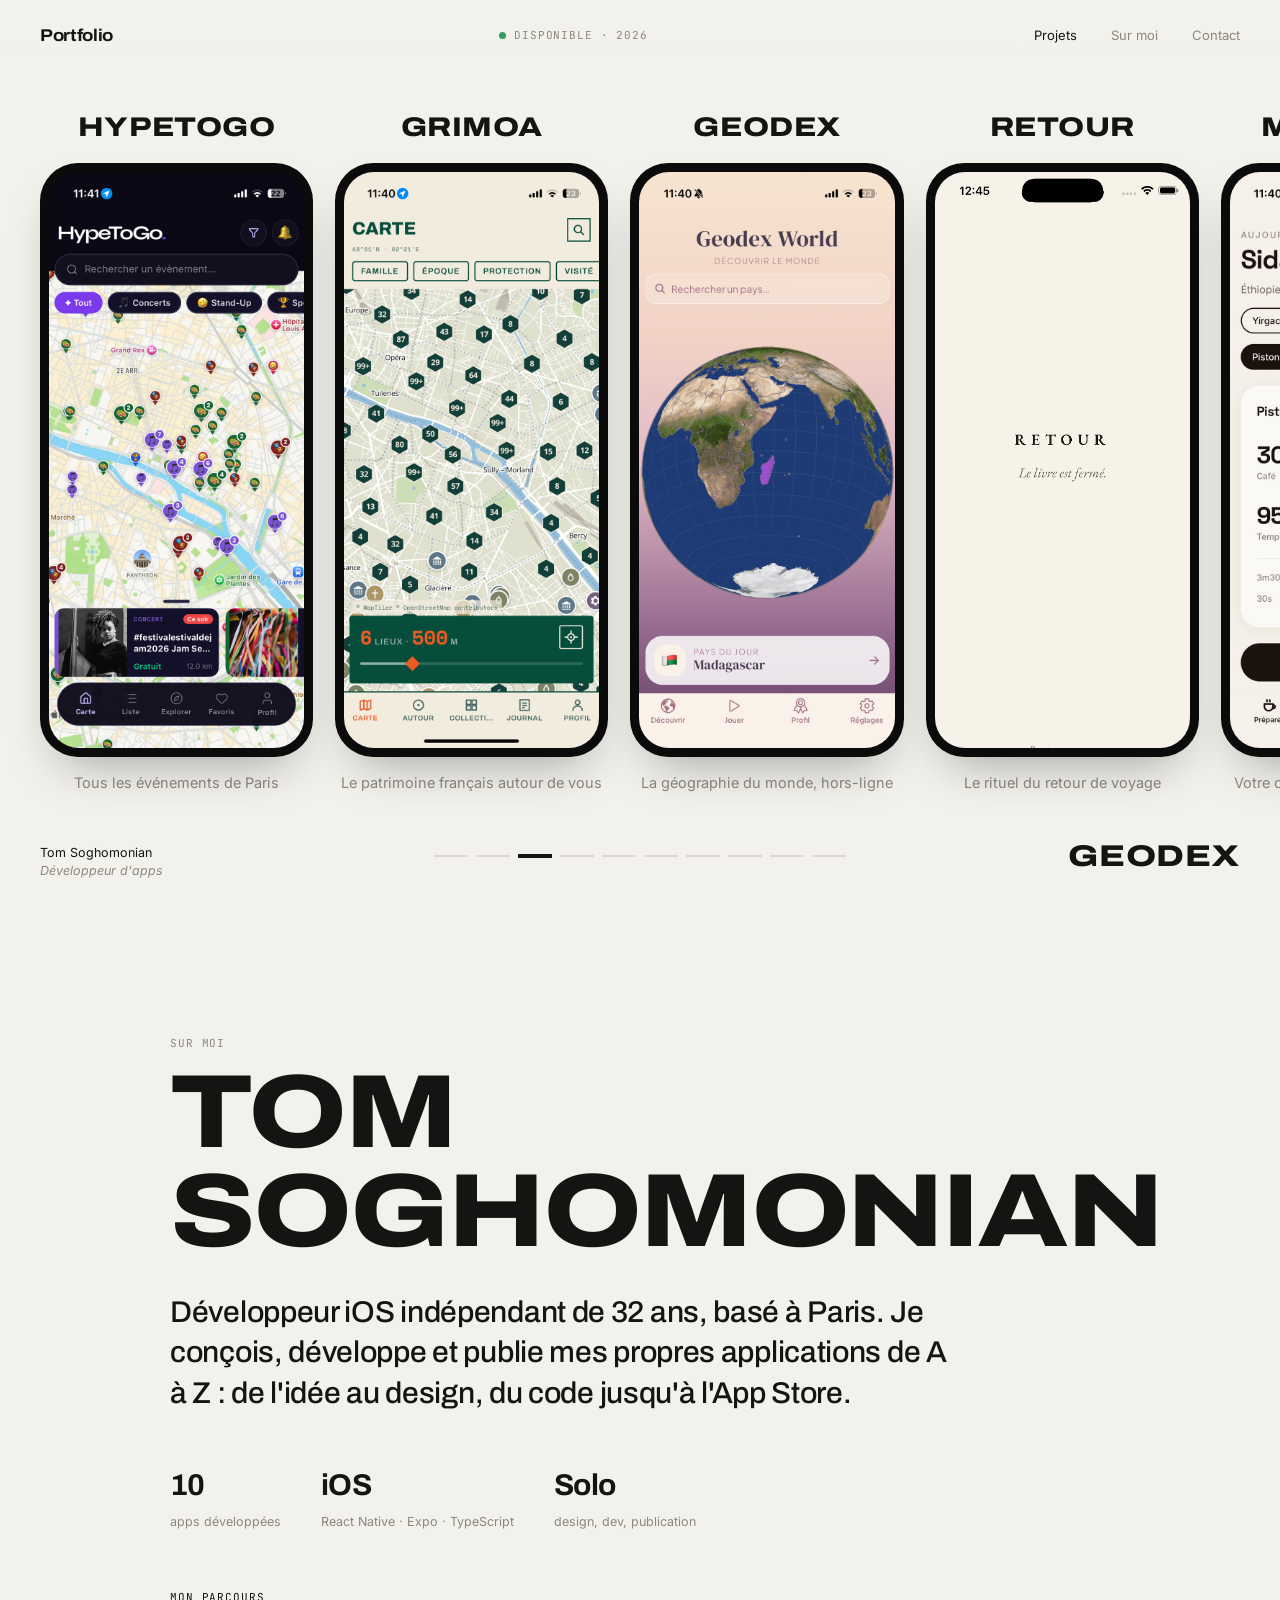
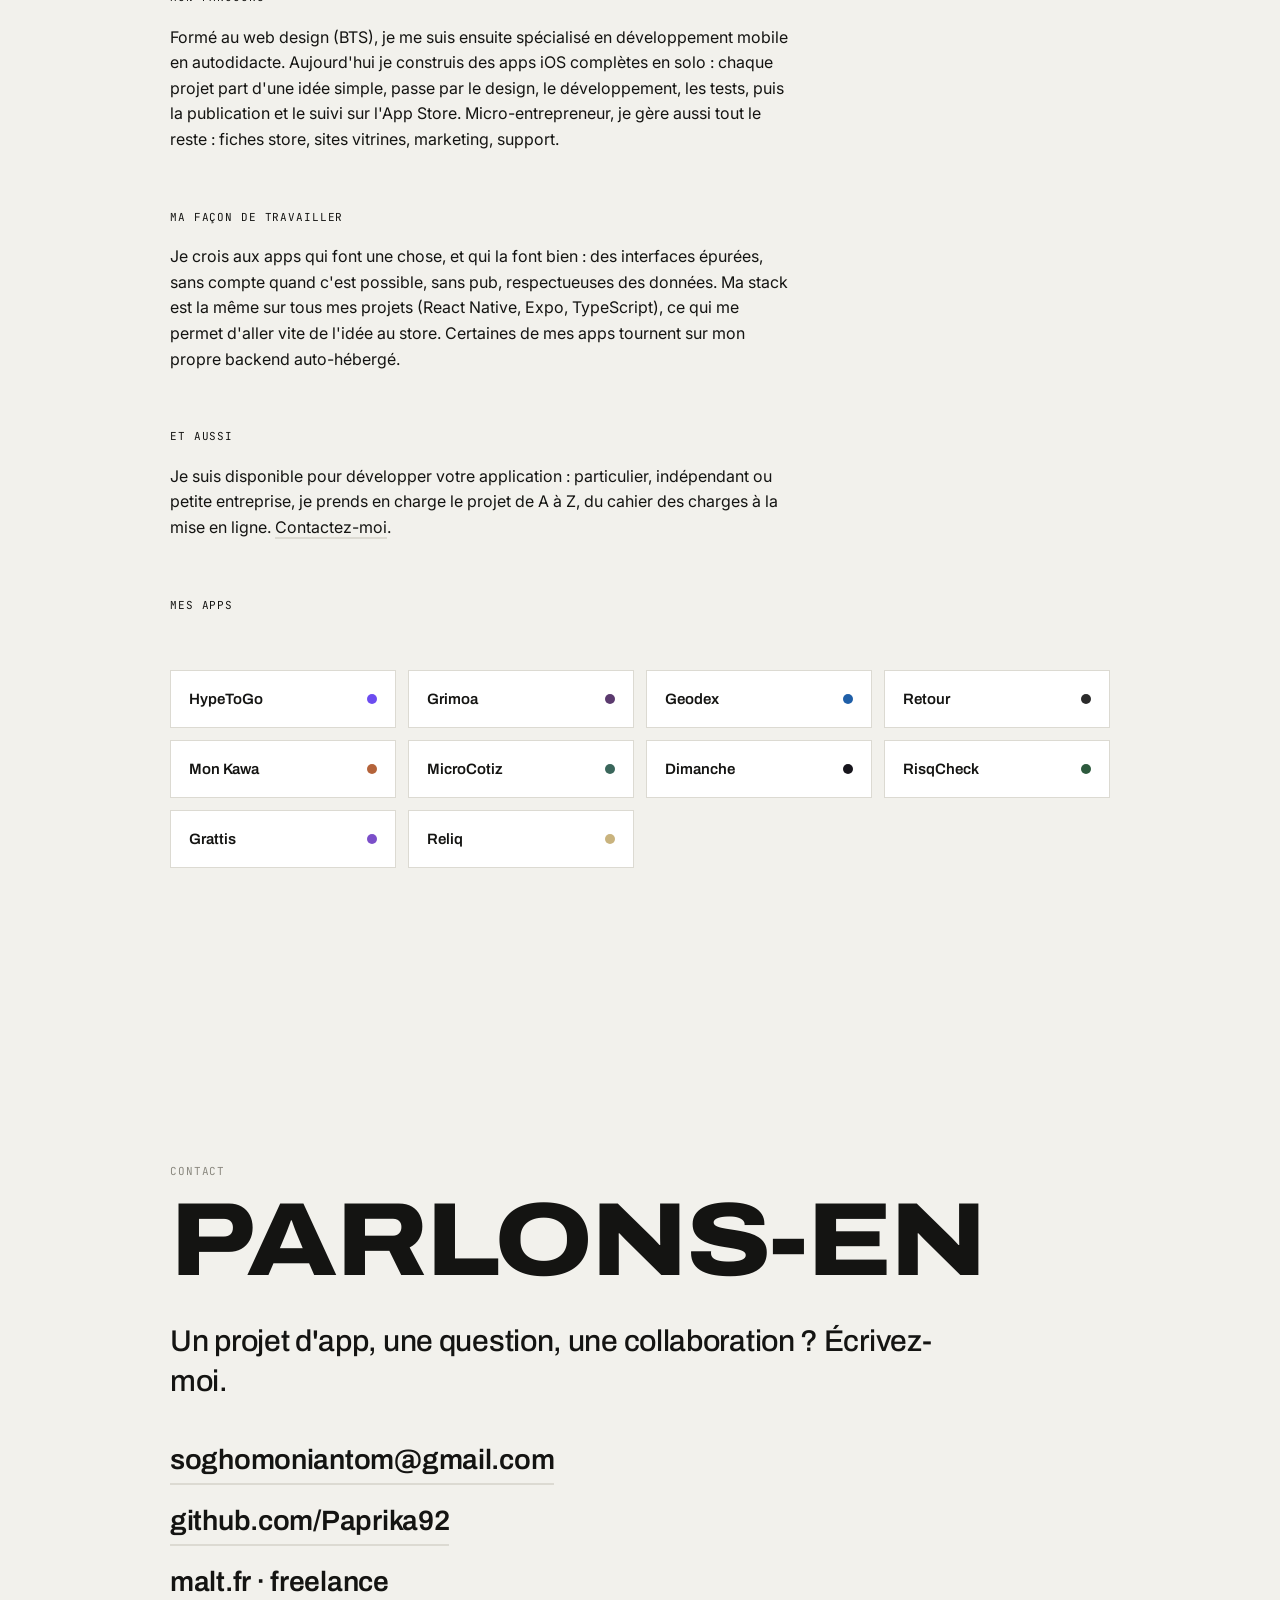
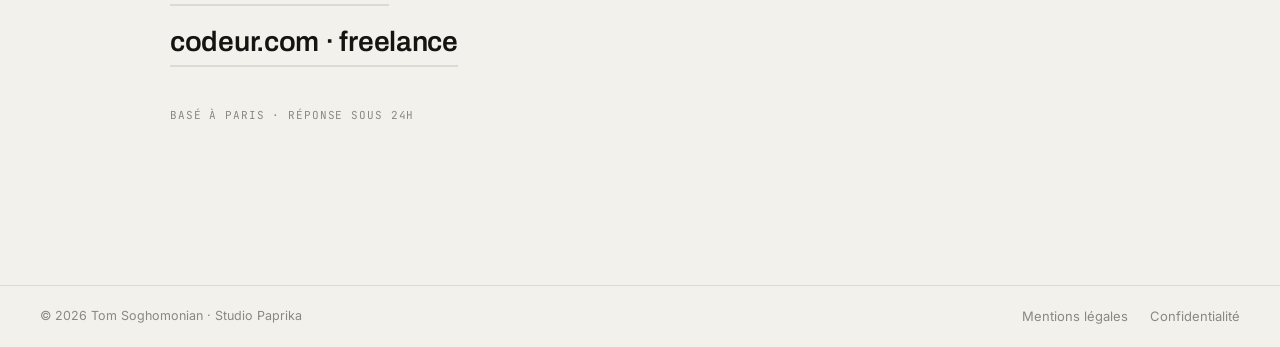
<file: index.html>
<!DOCTYPE html>
<html lang="fr">
<head>
<meta charset="UTF-8">
<meta name="viewport" content="width=device-width, initial-scale=1.0">
<title>Portfolio · Tom Soghomonian, développeur d'apps</title>
<meta name="description" content="Portfolio de Tom Soghomonian, développeur d'apps iOS indépendant. 10 applications publiées.">
<link rel="icon" type="image/png" sizes="32x32" href="favicon.png">
<link rel="apple-touch-icon" href="apple-touch-icon.png">
<link rel="preconnect" href="https://fonts.googleapis.com">
<link rel="preconnect" href="https://fonts.gstatic.com" crossorigin>
<link href="https://fonts.googleapis.com/css2?family=Archivo:wdth,wght@62..125,300..800&family=Inter:wght@400;500&family=JetBrains+Mono:wght@400;500&display=swap" rel="stylesheet">
<link rel="stylesheet" href="css/style.css?v=5">
</head>
<body>
<header>
  <a class="logo" href="index.html">Portfolio</a>
  <div class="status mono"><span class="dot"></span>Disponible · 2026</div>
  <nav>
    <a href="#projets" class="active">Projets</a>
    <a href="#sur-moi">Sur moi</a>
    <a href="#contact">Contact</a>
  </nav>
</header>
<main>
<section id="projets">
<div id="stage">
  <div class="rail" id="rail" aria-label="Mes applications">
<a class="card" href="apps/hypetogo.html" aria-label="HypeToGo">
  <span class="apptitle">HypeToGo</span>
  <div class="phone">
  <div class="screen"><img class="shot" src="img/hypetogo_ecran.png" alt="Écran d'accueil de HypeToGo"></div>
</div>
  <span class="tag">Tous les événements de Paris</span>
</a>
<a class="card" href="apps/grimoa.html" aria-label="Grimoa">
  <span class="apptitle">Grimoa</span>
  <div class="phone">
  <div class="screen"><img class="shot" src="img/grimoa_ecran.png" alt="Écran d'accueil de Grimoa"></div>
</div>
  <span class="tag">Le patrimoine français autour de vous</span>
</a>
<a class="card" href="apps/geodex.html" aria-label="Geodex">
  <span class="apptitle">Geodex</span>
  <div class="phone">
  <div class="screen"><img class="shot" src="img/geodex_ecran.png" alt="Écran d'accueil de Geodex"></div>
</div>
  <span class="tag">La géographie du monde, hors-ligne</span>
</a>
<a class="card" href="apps/retour.html" aria-label="Retour">
  <span class="apptitle">Retour</span>
  <div class="phone">
  <div class="screen"><img class="shot" src="img/retour_ecran.png" alt="Écran d'accueil de Retour"></div>
</div>
  <span class="tag">Le rituel du retour de voyage</span>
</a>
<a class="card" href="apps/monkawa.html" aria-label="Mon Kawa">
  <span class="apptitle">Mon Kawa</span>
  <div class="phone">
  <div class="screen"><img class="shot" src="img/monkawa_ecran.png" alt="Écran d'accueil de Mon Kawa"></div>
</div>
  <span class="tag">Votre compagnon café du quotidien</span>
</a>
<a class="card" href="apps/microcotiz.html" aria-label="MicroCotiz">
  <span class="apptitle">MicroCotiz</span>
  <div class="phone">
  <div class="screen"><img class="shot" src="img/microcotiz_ecran.png" alt="Écran d'accueil de MicroCotiz"></div>
</div>
  <span class="tag">Le compagnon des auto-entrepreneurs</span>
</a>
<a class="card" href="apps/dimanche.html" aria-label="Dimanche">
  <span class="apptitle">Dimanche</span>
  <div class="phone">
  <div class="screen"><img class="shot" src="img/dimanche_ecran.png" alt="Écran d'accueil de Dimanche"></div>
</div>
  <span class="tag">L'app qui n'ouvre que le dimanche soir</span>
</a>
<a class="card" href="apps/risqcheck.html" aria-label="RisqCheck">
  <span class="apptitle">RisqCheck</span>
  <div class="phone">
  <div class="screen"><img class="shot" src="img/risqcheck_ecran.png" alt="Écran d'accueil de RisqCheck"></div>
</div>
  <span class="tag">Les risques naturels de votre adresse</span>
</a>
<a class="card" href="apps/grattis.html" aria-label="Grattis">
  <span class="apptitle">Grattis</span>
  <div class="phone">
  <div class="screen"><img class="shot" src="img/grattis_ecran.png" alt="Écran d'accueil de Grattis"></div>
</div>
  <span class="tag">Offrez un ticket à gratter personnalisé</span>
</a>
<a class="card" href="apps/reliq.html" aria-label="Reliq">
  <span class="apptitle">Reliq</span>
  <div class="phone">
  <div class="screen"><img class="shot" src="img/reliq_ecran.png" alt="Écran d'accueil de Reliq"></div>
</div>
  <span class="tag">La galerie de tes goûts culturels</span>
</a>
  </div>
</div>
<div class="bottombar">
  <div class="who">Tom Soghomonian<br><em>Développeur d'apps</em></div>
  <div class="dashes" id="dashes"><button aria-label="Aller à HypeToGo"></button><button aria-label="Aller à Grimoa"></button><button aria-label="Aller à Geodex"></button><button aria-label="Aller à Retour"></button><button aria-label="Aller à Mon Kawa"></button><button aria-label="Aller à MicroCotiz"></button><button aria-label="Aller à Dimanche"></button><button aria-label="Aller à RisqCheck"></button><button aria-label="Aller à Grattis"></button><button aria-label="Aller à Reliq"></button></div>
  <div id="currentName">HypeToGo</div>
</div>
</section>
<section class="page" id="sur-moi">
  <span class="mono" style="color:var(--muted)">Sur moi</span>
  <h1 class="giant">Tom<br>Soghomonian</h1>
  <p class="big" style="margin-top:30px">Développeur iOS indépendant de <span id="age">32</span> ans, basé à Paris. Je conçois, développe et publie mes propres applications de A à Z : de l'idée au design, du code jusqu'à l'App Store.</p>
  <div class="facts">
    <div><strong>10</strong><span>apps développées</span></div>
    <div><strong>iOS</strong><span>React Native · Expo · TypeScript</span></div>
    <div><strong>Solo</strong><span>design, dev, publication</span></div>
  </div>
  <span class="mono sec-title">Mon parcours</span>
  <p class="desc">Formé au web design (BTS), je me suis ensuite spécialisé en développement mobile en autodidacte. Aujourd'hui je construis des apps iOS complètes en solo : chaque projet part d'une idée simple, passe par le design, le développement, les tests, puis la publication et le suivi sur l'App Store. Micro-entrepreneur, je gère aussi tout le reste : fiches store, sites vitrines, marketing, support.</p>
  <span class="mono sec-title">Ma façon de travailler</span>
  <p class="desc">Je crois aux apps qui font une chose, et qui la font bien : des interfaces épurées, sans compte quand c'est possible, sans pub, respectueuses des données. Ma stack est la même sur tous mes projets (React Native, Expo, TypeScript), ce qui me permet d'aller vite de l'idée au store. Certaines de mes apps tournent sur mon propre backend auto-hébergé.</p>
  <span class="mono sec-title">Et aussi</span>
  <p class="desc">Je suis disponible pour développer votre application : particulier, indépendant ou petite entreprise, je prends en charge le projet de A à Z, du cahier des charges à la mise en ligne. <a href="#contact" style="border-bottom:2px solid var(--line)">Contactez-moi</a>.</p>
  <span class="mono sec-title">Mes apps</span>
  <div class="applist"><a href="apps/hypetogo.html" style="--c:#6C4CF0">HypeToGo<i></i></a><a href="apps/grimoa.html" style="--c:#5B3A6E">Grimoa<i></i></a><a href="apps/geodex.html" style="--c:#1F5FA8">Geodex<i></i></a><a href="apps/retour.html" style="--c:#2B2B2B">Retour<i></i></a><a href="apps/monkawa.html" style="--c:#B4633A">Mon Kawa<i></i></a><a href="apps/microcotiz.html" style="--c:#3A665B">MicroCotiz<i></i></a><a href="apps/dimanche.html" style="--c:#17151C">Dimanche<i></i></a><a href="apps/risqcheck.html" style="--c:#2D5A3D">RisqCheck<i></i></a><a href="apps/grattis.html" style="--c:#7B4FC9">Grattis<i></i></a><a href="apps/reliq.html" style="--c:#C9B37E">Reliq<i></i></a></div>
</section>
<section class="page" id="contact">
  <span class="mono" style="color:var(--muted)">Contact</span>
  <h1 class="giant">Parlons-en</h1>
  <p class="big" style="margin-top:30px">Un projet d'app, une question, une collaboration ? Écrivez-moi.</p>
  <div class="contactlinks">
    <a href="mailto:soghomoniantom@gmail.com">soghomoniantom@gmail.com</a>
    <a href="https://github.com/Paprika92" target="_blank" rel="noopener">github.com/Paprika92</a>
    <a href="https://www.malt.fr/profile/tomsoghomoniantom" target="_blank" rel="noopener">malt.fr · freelance</a>
    <a href="https://www.codeur.com/-tomsogho" target="_blank" rel="noopener">codeur.com · freelance</a>
  </div>
  <p class="mono" style="color:var(--muted);margin-top:40px">Basé à Paris · Réponse sous 24h</p>
</section>
</main>
<footer class="sitefooter">
  <span>© 2026 Tom Soghomonian · Studio Paprika</span>
  <nav>
    <a href="mentions-legales.html">Mentions légales</a>
    <a href="confidentialite.html">Confidentialité</a>
  </nav>
</footer>
<script>
const NAMES = ['HypeToGo', 'Grimoa', 'Geodex', 'Retour', 'Mon Kawa', 'MicroCotiz', 'Dimanche', 'RisqCheck', 'Grattis', 'Reliq'];
const rail = document.getElementById('rail');
const dashes = document.getElementById('dashes');
const currentName = document.getElementById('currentName');
[...dashes.children].forEach((b,i)=>b.addEventListener('click',()=>{
  rail.children[i].scrollIntoView({behavior:'smooth', inline:'center', block:'nearest'});
}));
function syncActive(){
  const mid = rail.scrollLeft + rail.clientWidth/2;
  let best=0, bd=Infinity;
  [...rail.children].forEach((el,i)=>{
    const c = el.offsetLeft + el.offsetWidth/2;
    const d = Math.abs(c-mid);
    if(d<bd){bd=d;best=i;}
  });
  currentName.textContent = NAMES[best];
  [...dashes.children].forEach((el,i)=>el.classList.toggle('on', i===best));
}
rail.addEventListener('scroll', ()=>requestAnimationFrame(syncActive), {passive:true});
window.addEventListener('resize', syncActive);
syncActive();
document.getElementById('age').textContent = (function(){
  const b = new Date(1994, 1, 16); // 16 février 1994
  const n = new Date();
  let a = n.getFullYear() - b.getFullYear();
  if (n.getMonth() < 1 || (n.getMonth() === 1 && n.getDate() < 16)) a--;
  return a;
})();
</script>
</body>
</html>
</file>
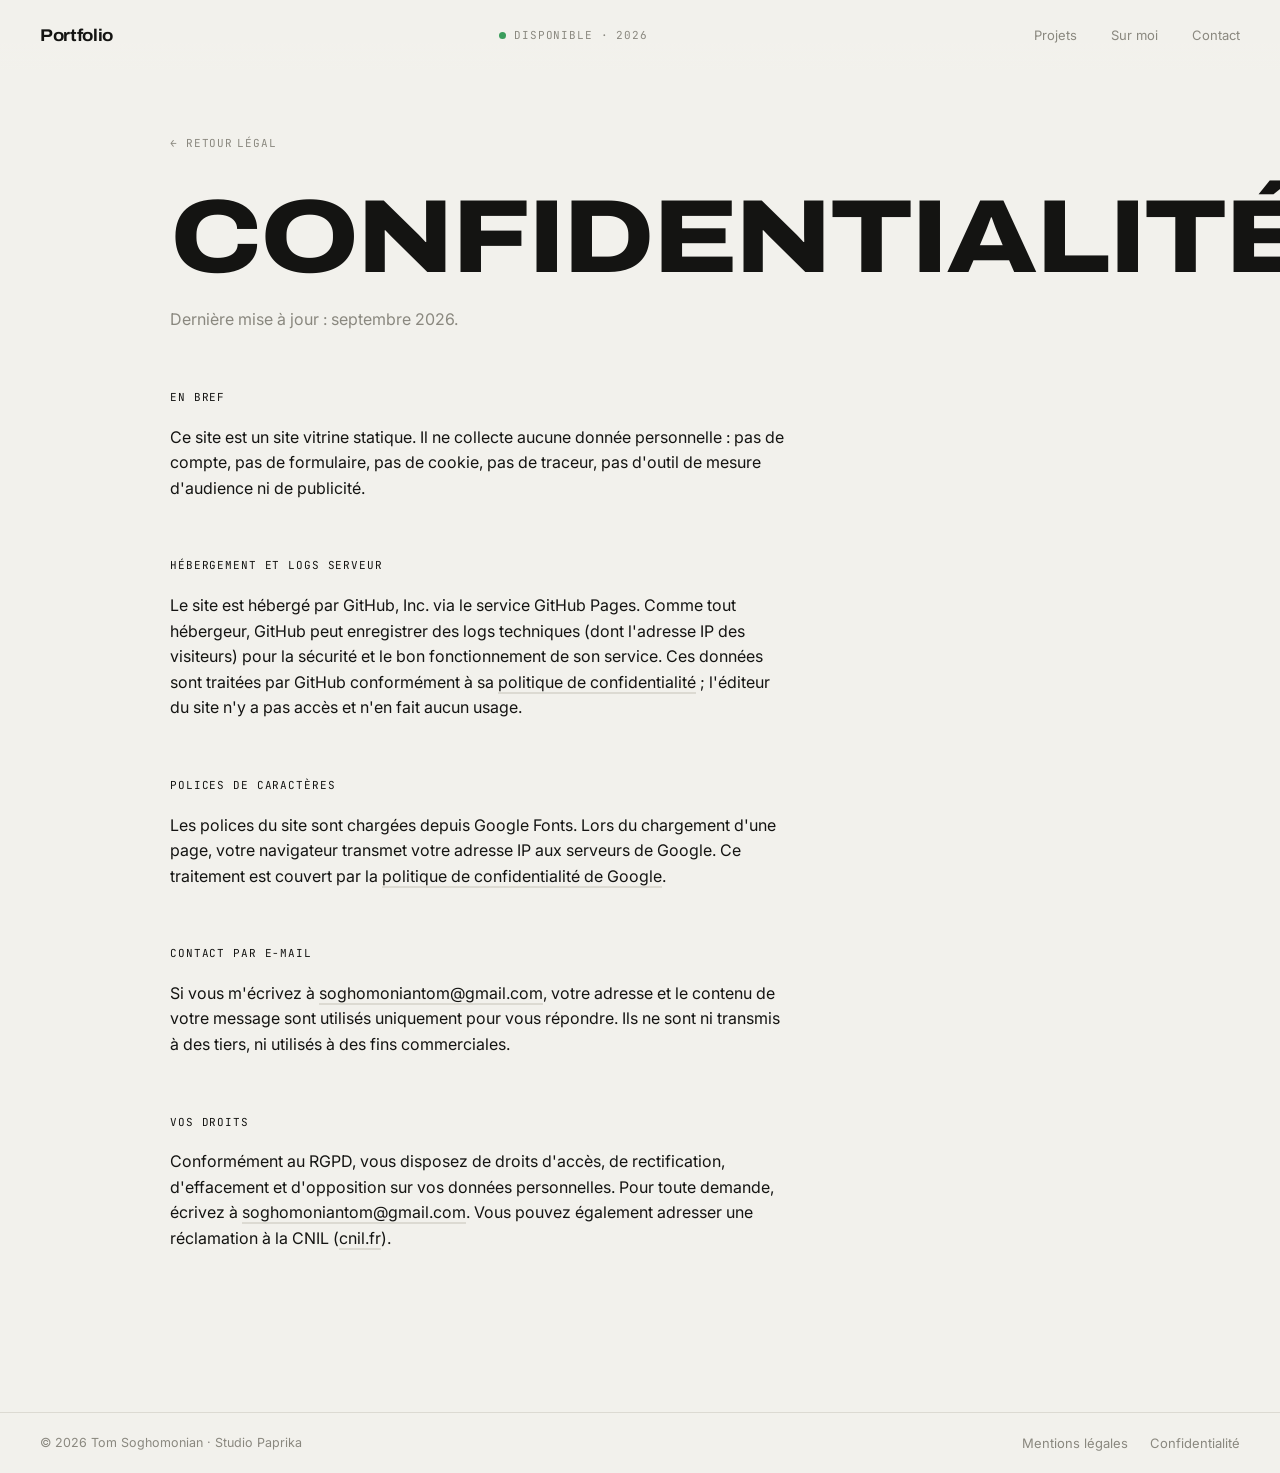
<file: confidentialite.html>
<!DOCTYPE html>
<html lang="fr">
<head>
<meta charset="UTF-8">
<meta name="viewport" content="width=device-width, initial-scale=1.0">
<title>Politique de confidentialité · Tom Soghomonian</title>
<meta name="description" content="Politique de confidentialité du site portfolio de Tom Soghomonian (Studio Paprika).">
<meta name="robots" content="noindex">
<link rel="icon" type="image/png" sizes="32x32" href="favicon.png">
<link rel="apple-touch-icon" href="apple-touch-icon.png">
<link rel="preconnect" href="https://fonts.googleapis.com">
<link rel="preconnect" href="https://fonts.gstatic.com" crossorigin>
<link href="https://fonts.googleapis.com/css2?family=Archivo:wdth,wght@62..125,300..800&family=Inter:wght@400;500&family=JetBrains+Mono:wght@400;500&display=swap" rel="stylesheet">
<link rel="stylesheet" href="css/style.css?v=5">
</head>
<body>
<header>
  <a class="logo" href="index.html">Portfolio</a>
  <div class="status mono"><span class="dot"></span>Disponible · 2026</div>
  <nav>
    <a href="index.html">Projets</a>
    <a href="index.html#sur-moi">Sur moi</a>
    <a href="index.html#contact">Contact</a>
  </nav>
</header>
<main class="page">
  <a class="crumb mono" href="index.html">← Retour</a>
  <span class="mono" style="color:var(--muted)">Légal</span>
  <h1 class="giant">Confidentialité</h1>
  <p class="desc" style="margin-top:20px;color:var(--muted)">Dernière mise à jour : septembre 2026.</p>
  <span class="mono sec-title">En bref</span>
  <p class="desc">Ce site est un site vitrine statique. Il ne collecte aucune donnée personnelle : pas de compte, pas de formulaire, pas de cookie, pas de traceur, pas d'outil de mesure d'audience ni de publicité.</p>
  <span class="mono sec-title">Hébergement et logs serveur</span>
  <p class="desc">Le site est hébergé par GitHub, Inc. via le service GitHub Pages. Comme tout hébergeur, GitHub peut enregistrer des logs techniques (dont l'adresse IP des visiteurs) pour la sécurité et le bon fonctionnement de son service. Ces données sont traitées par GitHub conformément à sa <a href="https://docs.github.com/site-policy/privacy-policies/github-privacy-statement" target="_blank" rel="noopener" style="border-bottom:2px solid var(--line)">politique de confidentialité</a> ; l'éditeur du site n'y a pas accès et n'en fait aucun usage.</p>
  <span class="mono sec-title">Polices de caractères</span>
  <p class="desc">Les polices du site sont chargées depuis Google Fonts. Lors du chargement d'une page, votre navigateur transmet votre adresse IP aux serveurs de Google. Ce traitement est couvert par la <a href="https://policies.google.com/privacy" target="_blank" rel="noopener" style="border-bottom:2px solid var(--line)">politique de confidentialité de Google</a>.</p>
  <span class="mono sec-title">Contact par e-mail</span>
  <p class="desc">Si vous m'écrivez à <a href="mailto:soghomoniantom@gmail.com" style="border-bottom:2px solid var(--line)">soghomoniantom@gmail.com</a>, votre adresse et le contenu de votre message sont utilisés uniquement pour vous répondre. Ils ne sont ni transmis à des tiers, ni utilisés à des fins commerciales.</p>
  <span class="mono sec-title">Vos droits</span>
  <p class="desc">Conformément au RGPD, vous disposez de droits d'accès, de rectification, d'effacement et d'opposition sur vos données personnelles. Pour toute demande, écrivez à <a href="mailto:soghomoniantom@gmail.com" style="border-bottom:2px solid var(--line)">soghomoniantom@gmail.com</a>. Vous pouvez également adresser une réclamation à la CNIL (<a href="https://www.cnil.fr" target="_blank" rel="noopener" style="border-bottom:2px solid var(--line)">cnil.fr</a>).</p>
</main>
<footer class="sitefooter">
  <span>© 2026 Tom Soghomonian · Studio Paprika</span>
  <nav>
    <a href="mentions-legales.html">Mentions légales</a>
    <a href="confidentialite.html">Confidentialité</a>
  </nav>
</footer>
</body>
</html>
</file>
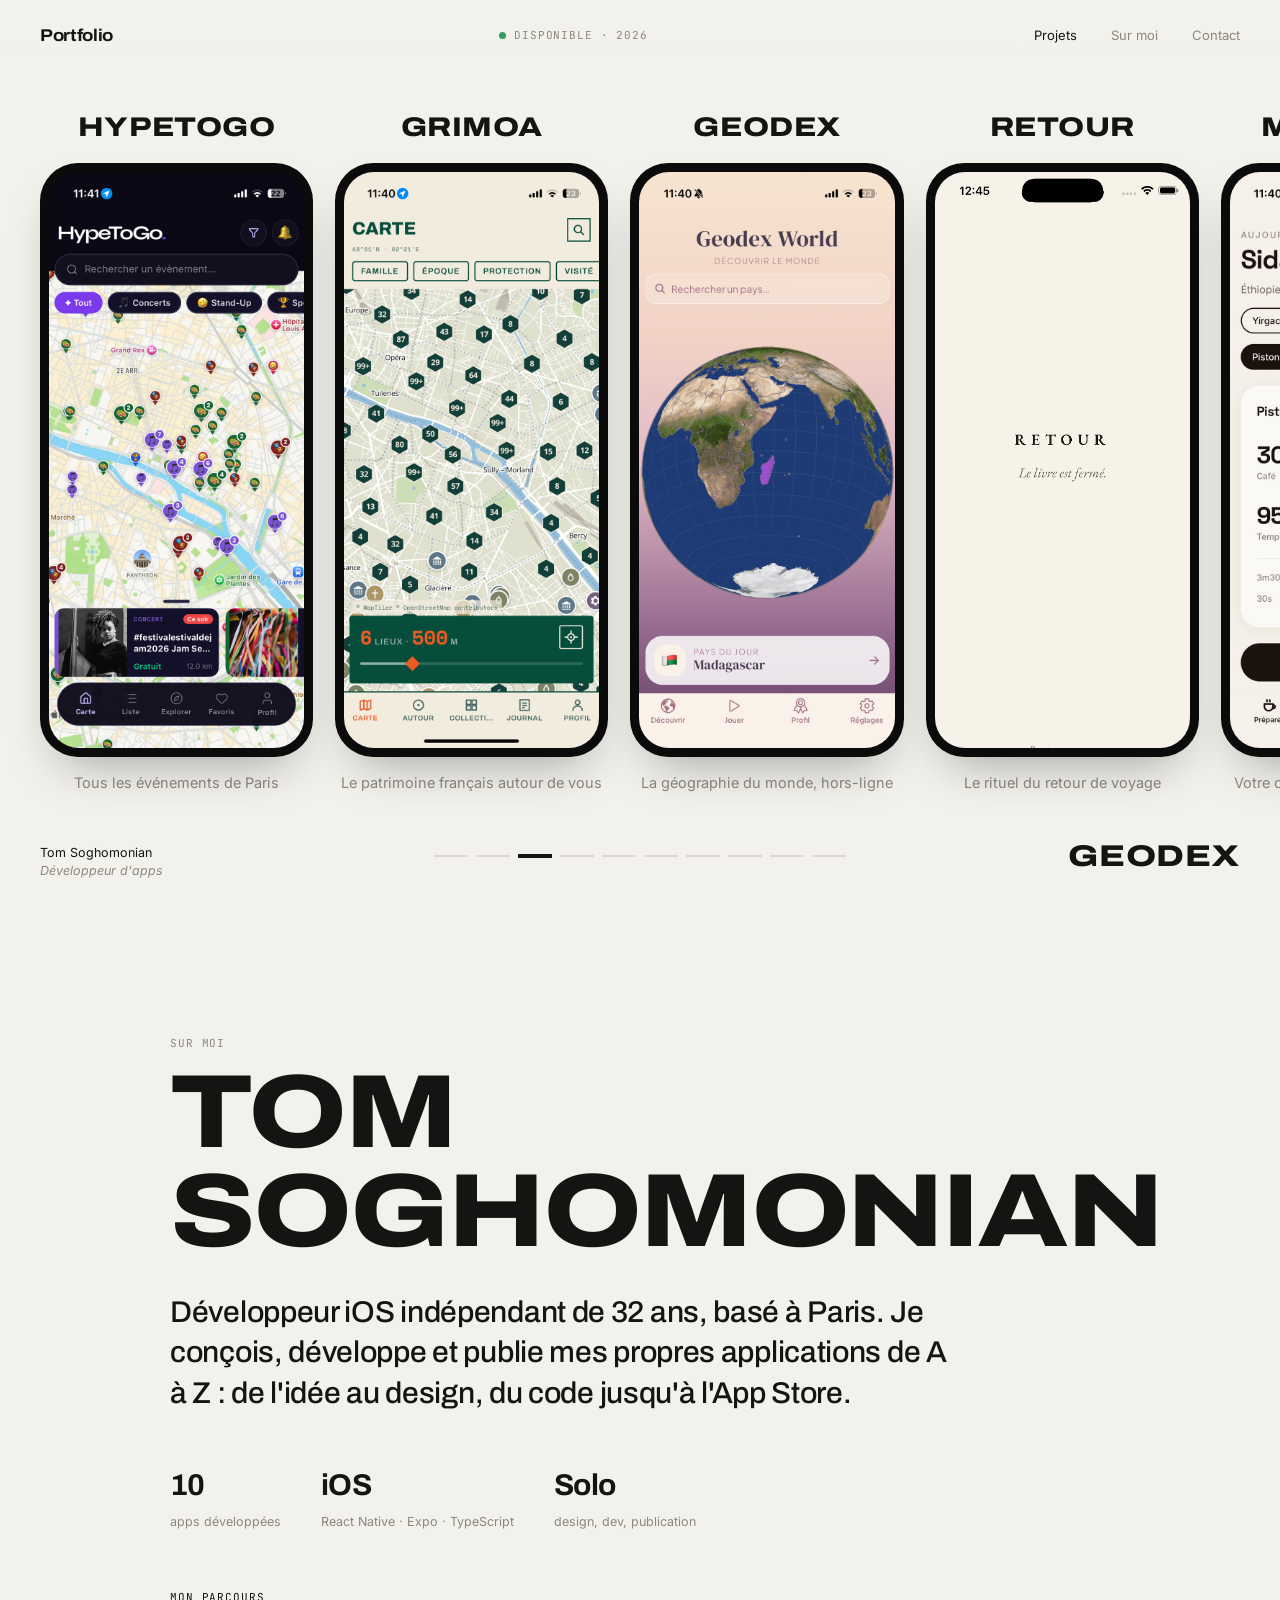
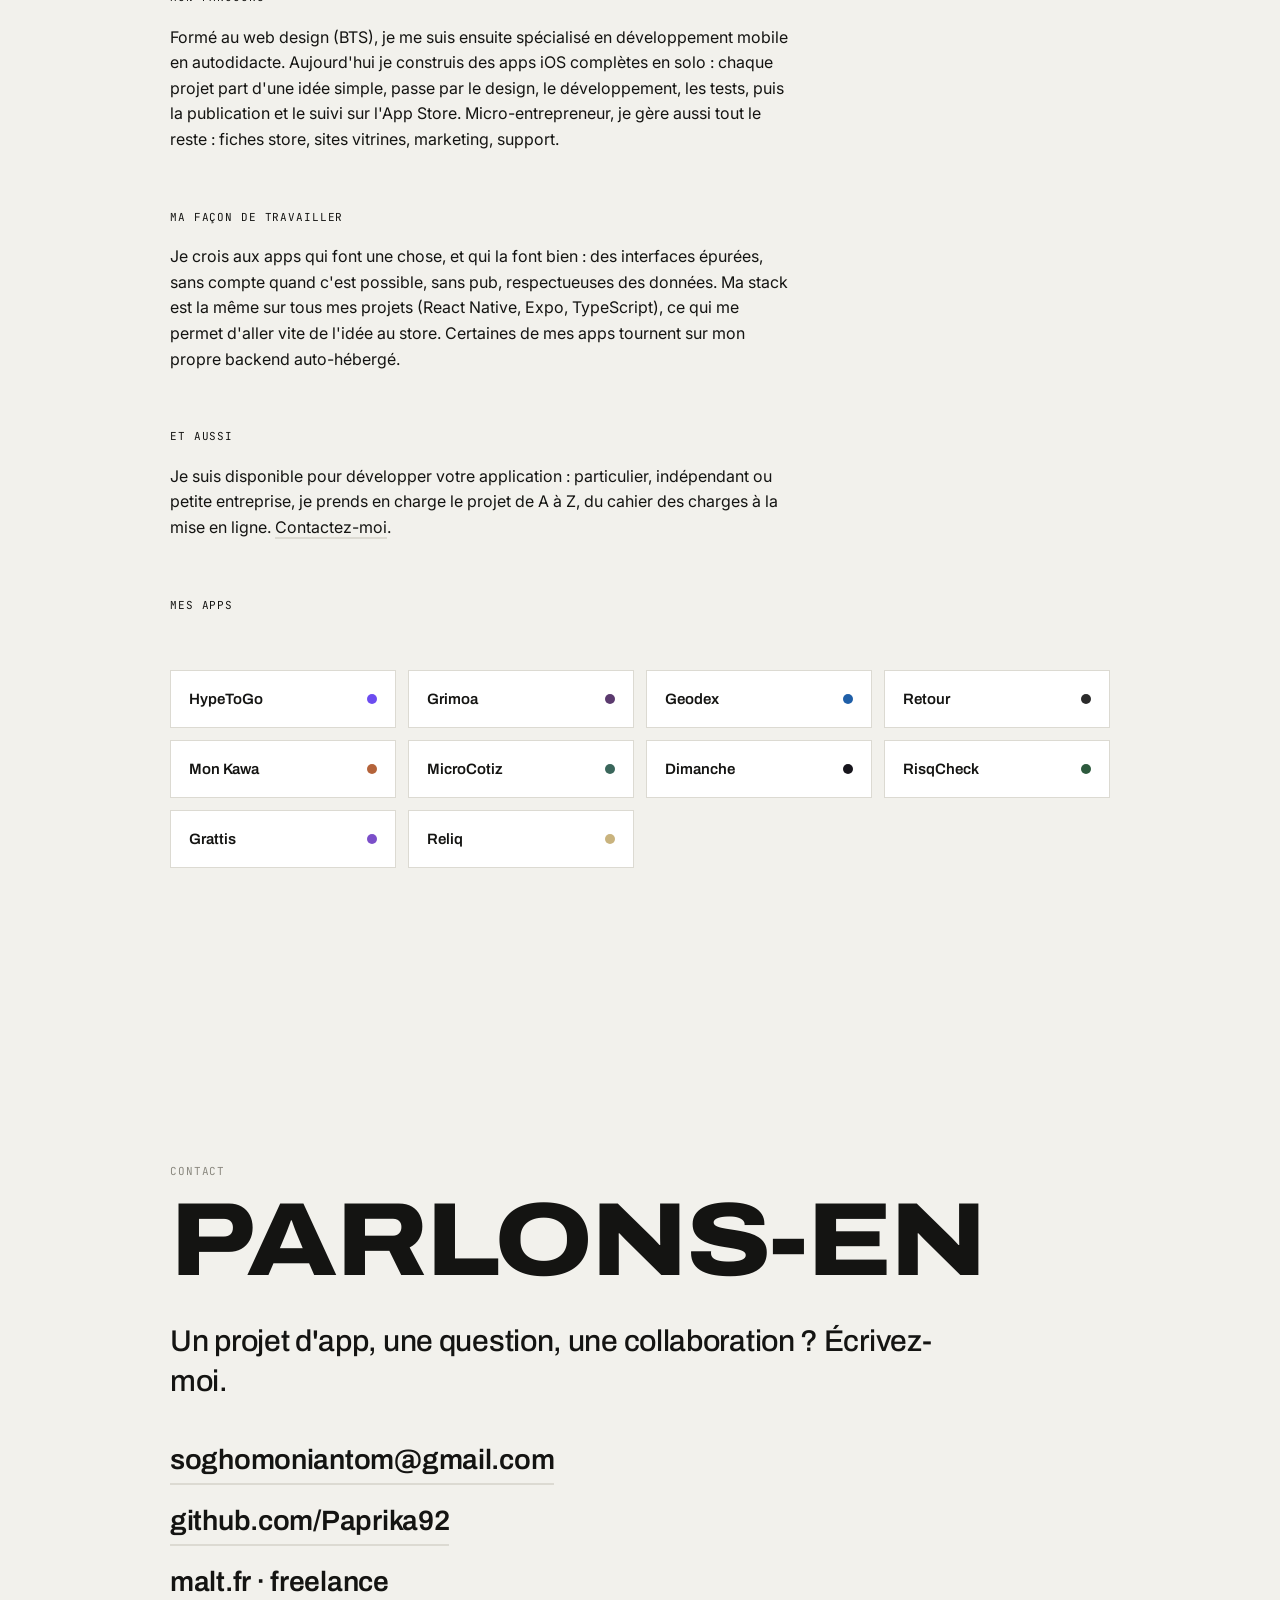
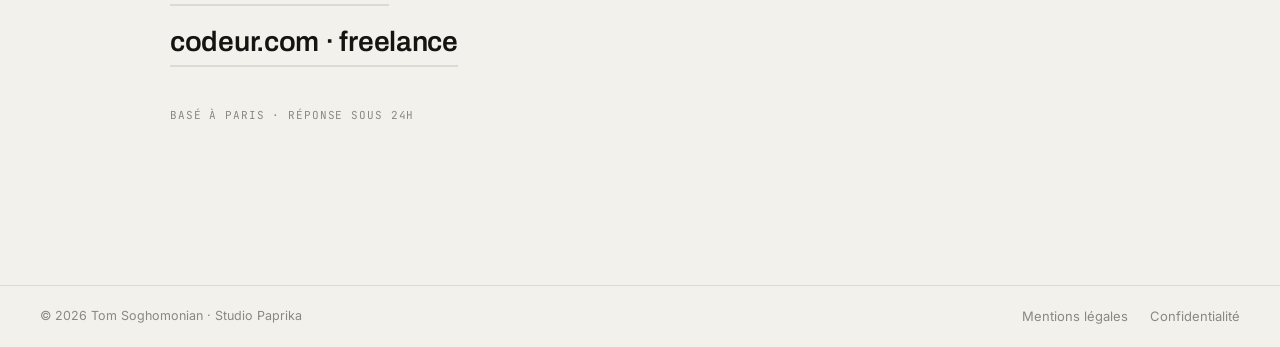
<file: contact.html>
<!DOCTYPE html>
<html lang="fr">
<head>
<meta charset="UTF-8">
<meta name="viewport" content="width=device-width, initial-scale=1.0">
<meta http-equiv="refresh" content="0; url=index.html#contact">
<title>Contact · Tom Soghomonian</title>
<meta name="robots" content="noindex">
<link rel="canonical" href="https://paprika92.github.io/index.html#contact">
<script>location.replace('index.html#contact');</script>
</head>
<body>
<p><a href="index.html#contact">Cette page a déménagé : cliquez ici si la redirection ne se fait pas.</a></p>
</body>
</html>
</file>
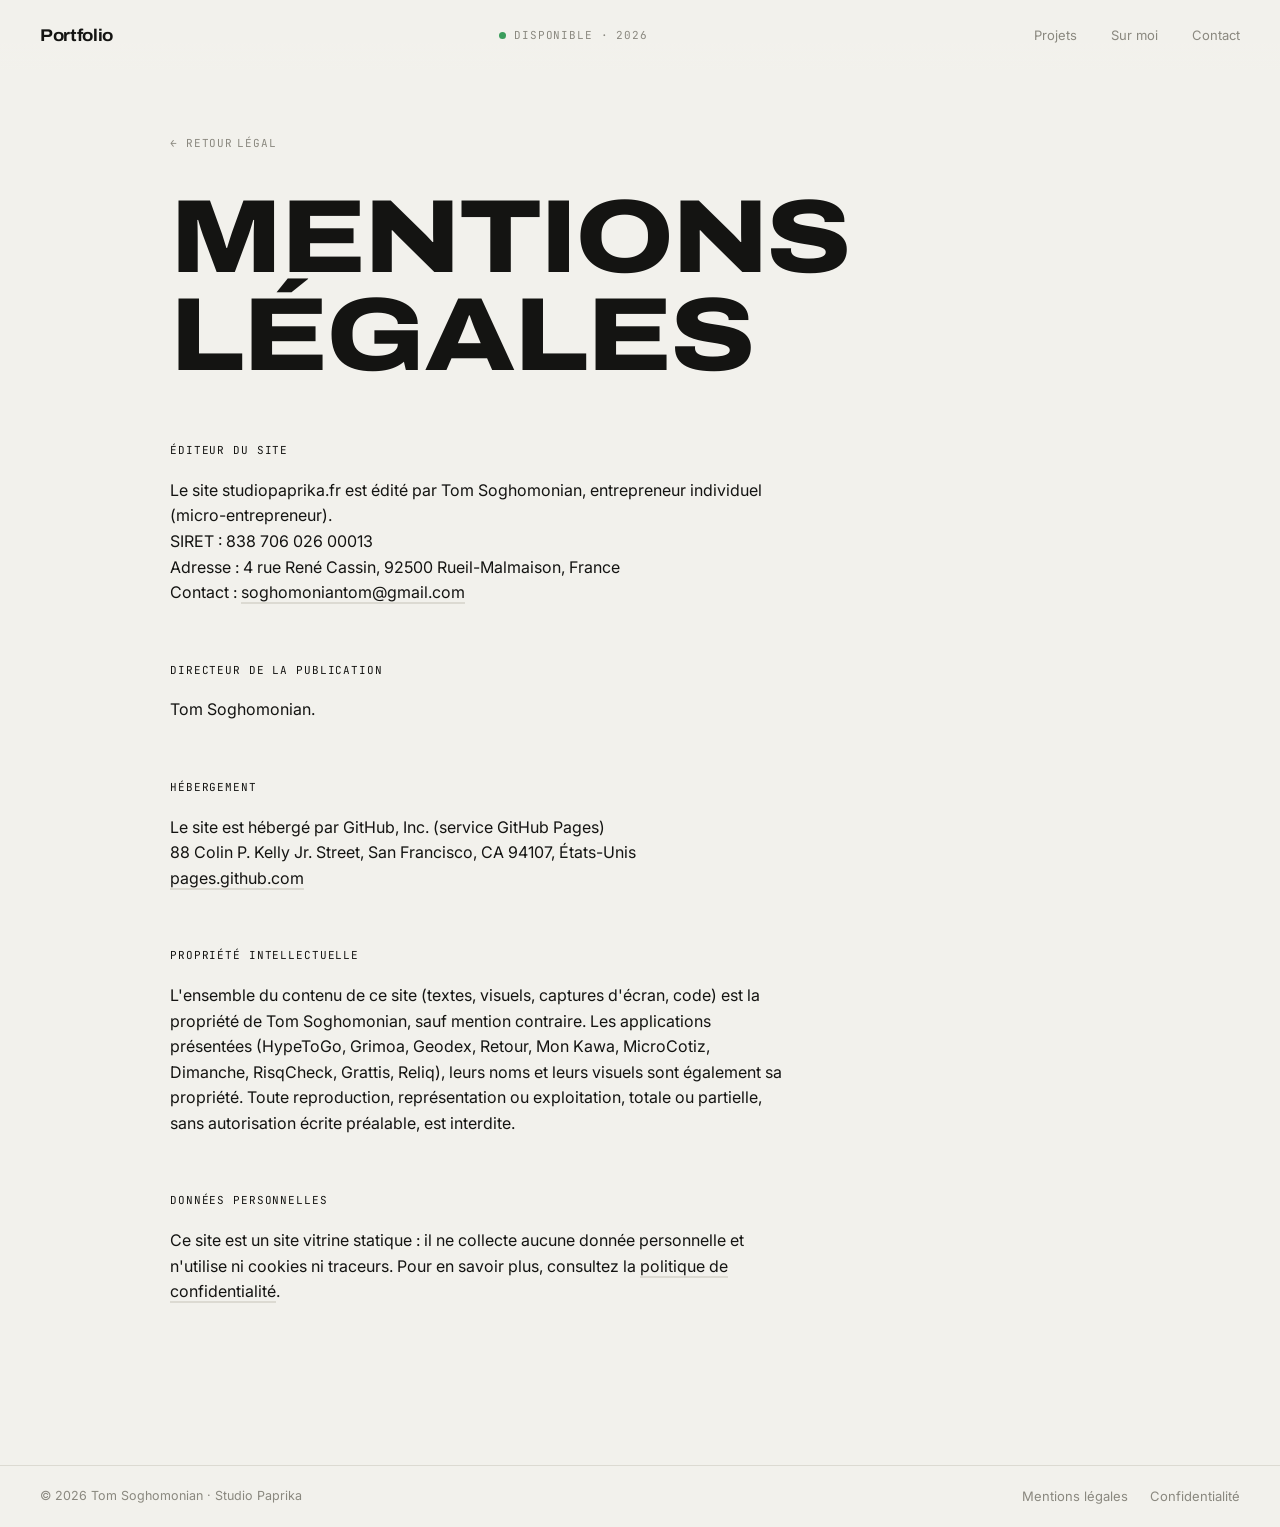
<file: mentions-legales.html>
<!DOCTYPE html>
<html lang="fr">
<head>
<meta charset="UTF-8">
<meta name="viewport" content="width=device-width, initial-scale=1.0">
<title>Mentions légales · Tom Soghomonian</title>
<meta name="description" content="Mentions légales du site portfolio de Tom Soghomonian (Studio Paprika).">
<meta name="robots" content="noindex">
<link rel="icon" type="image/png" sizes="32x32" href="favicon.png">
<link rel="apple-touch-icon" href="apple-touch-icon.png">
<link rel="preconnect" href="https://fonts.googleapis.com">
<link rel="preconnect" href="https://fonts.gstatic.com" crossorigin>
<link href="https://fonts.googleapis.com/css2?family=Archivo:wdth,wght@62..125,300..800&family=Inter:wght@400;500&family=JetBrains+Mono:wght@400;500&display=swap" rel="stylesheet">
<link rel="stylesheet" href="css/style.css?v=5">
</head>
<body>
<header>
  <a class="logo" href="index.html">Portfolio</a>
  <div class="status mono"><span class="dot"></span>Disponible · 2026</div>
  <nav>
    <a href="index.html">Projets</a>
    <a href="index.html#sur-moi">Sur moi</a>
    <a href="index.html#contact">Contact</a>
  </nav>
</header>
<main class="page">
  <a class="crumb mono" href="index.html">← Retour</a>
  <span class="mono" style="color:var(--muted)">Légal</span>
  <h1 class="giant">Mentions légales</h1>
  <span class="mono sec-title">Éditeur du site</span>
  <p class="desc">Le site studiopaprika.fr est édité par Tom Soghomonian, entrepreneur individuel (micro-entrepreneur).<br>
  SIRET : 838 706 026 00013<br>
  Adresse : 4 rue René Cassin, 92500 Rueil-Malmaison, France<br>
  Contact : <a href="mailto:soghomoniantom@gmail.com" style="border-bottom:2px solid var(--line)">soghomoniantom@gmail.com</a></p>
  <span class="mono sec-title">Directeur de la publication</span>
  <p class="desc">Tom Soghomonian.</p>
  <span class="mono sec-title">Hébergement</span>
  <p class="desc">Le site est hébergé par GitHub, Inc. (service GitHub Pages)<br>
  88 Colin P. Kelly Jr. Street, San Francisco, CA 94107, États-Unis<br>
  <a href="https://pages.github.com" target="_blank" rel="noopener" style="border-bottom:2px solid var(--line)">pages.github.com</a></p>
  <span class="mono sec-title">Propriété intellectuelle</span>
  <p class="desc">L'ensemble du contenu de ce site (textes, visuels, captures d'écran, code) est la propriété de Tom Soghomonian, sauf mention contraire. Les applications présentées (HypeToGo, Grimoa, Geodex, Retour, Mon Kawa, MicroCotiz, Dimanche, RisqCheck, Grattis, Reliq), leurs noms et leurs visuels sont également sa propriété. Toute reproduction, représentation ou exploitation, totale ou partielle, sans autorisation écrite préalable, est interdite.</p>
  <span class="mono sec-title">Données personnelles</span>
  <p class="desc">Ce site est un site vitrine statique : il ne collecte aucune donnée personnelle et n'utilise ni cookies ni traceurs. Pour en savoir plus, consultez la <a href="confidentialite.html" style="border-bottom:2px solid var(--line)">politique de confidentialité</a>.</p>
</main>
<footer class="sitefooter">
  <span>© 2026 Tom Soghomonian · Studio Paprika</span>
  <nav>
    <a href="mentions-legales.html">Mentions légales</a>
    <a href="confidentialite.html">Confidentialité</a>
  </nav>
</footer>
</body>
</html>
</file>
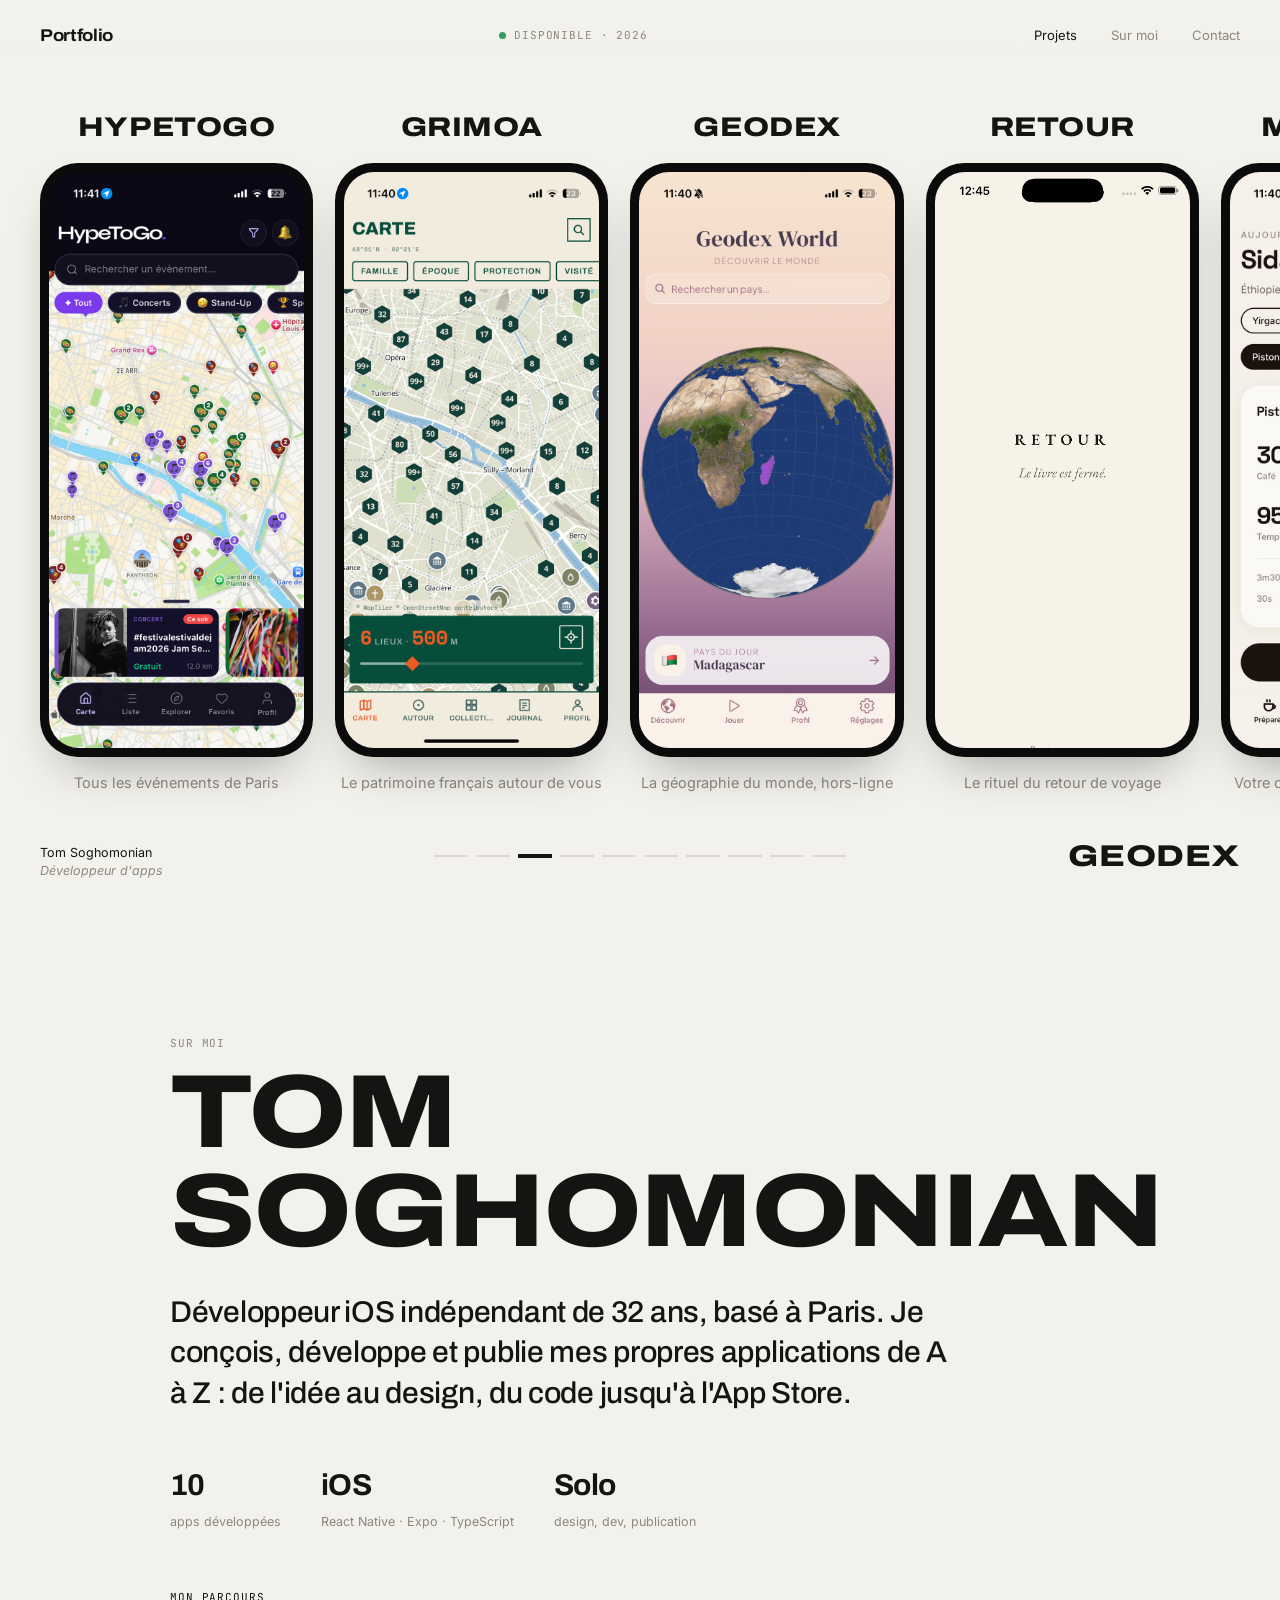
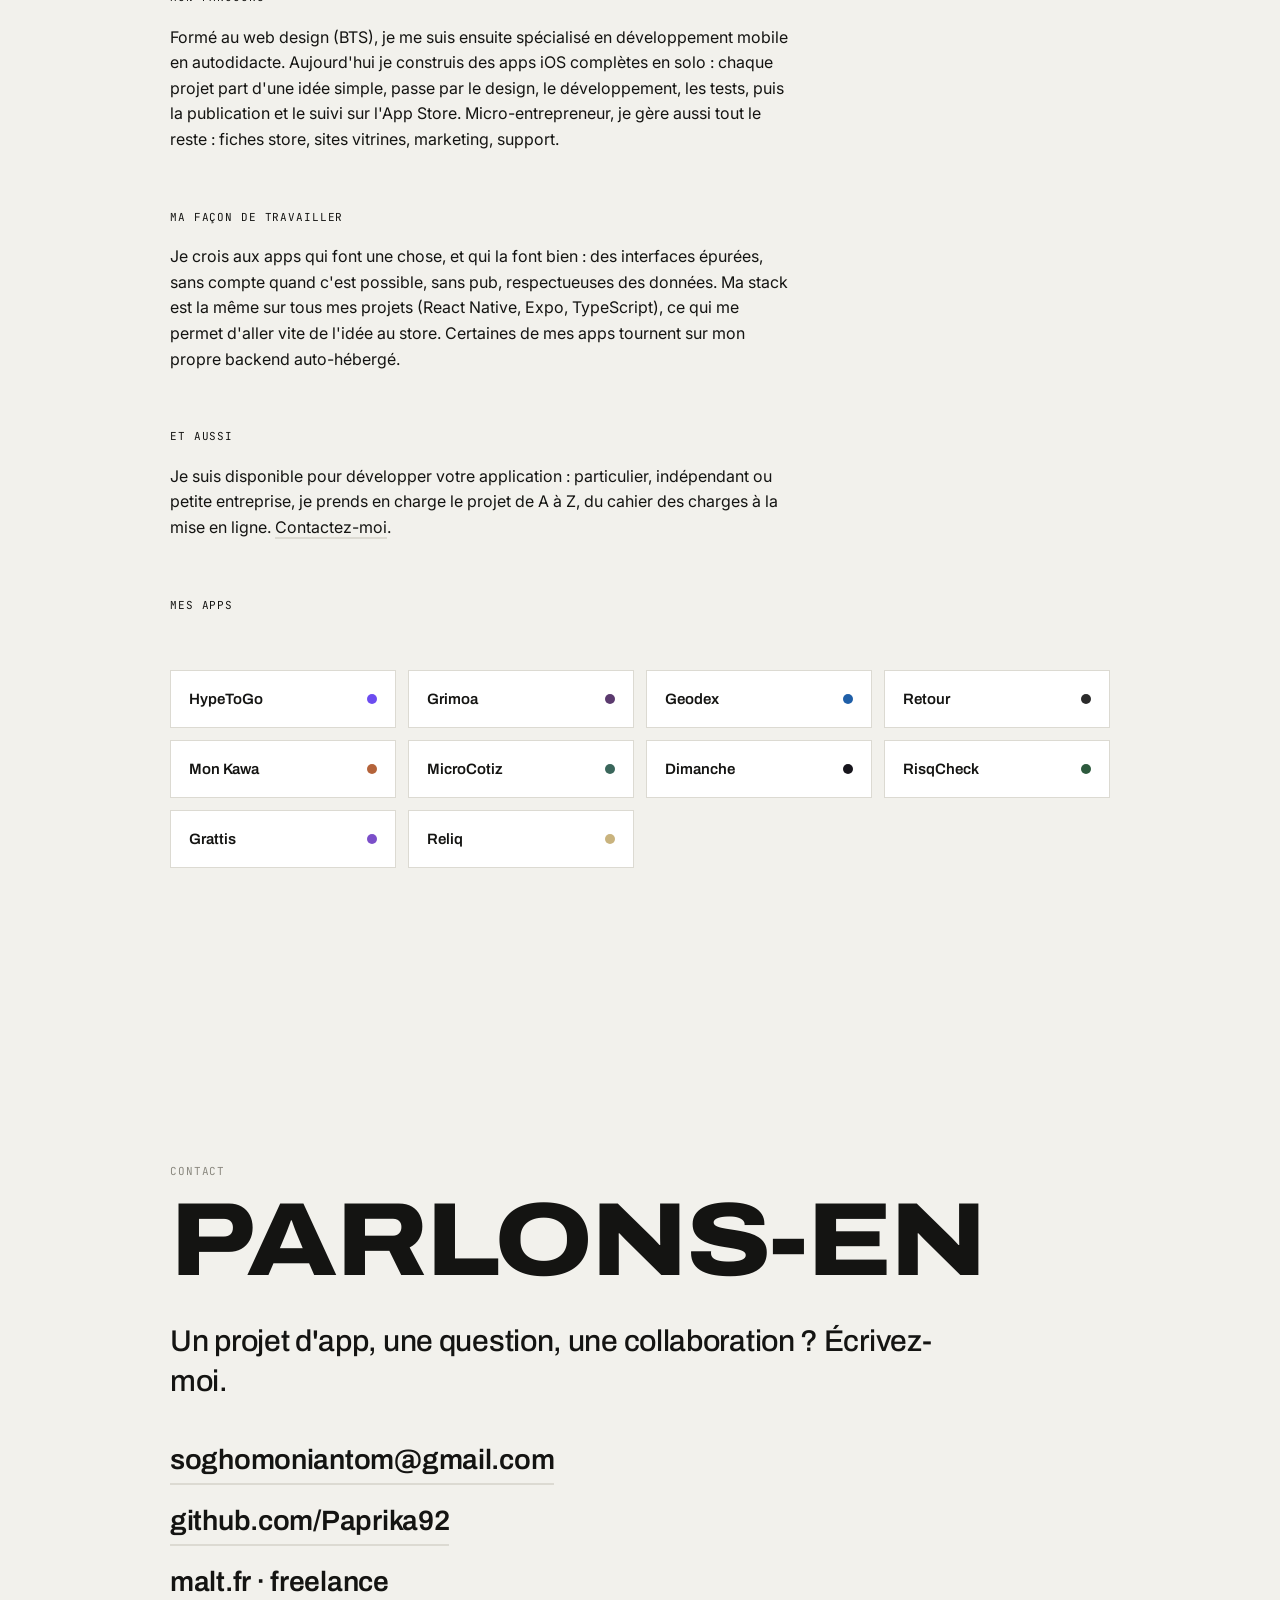
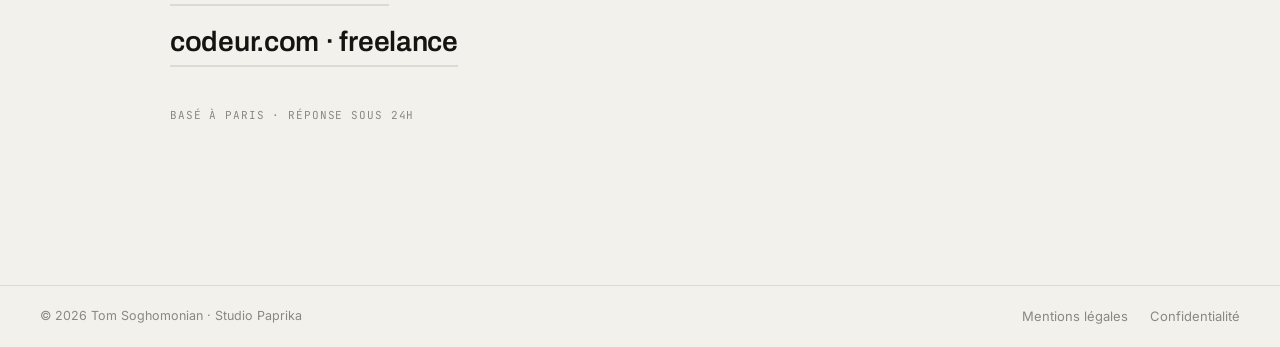
<file: sur-moi.html>
<!DOCTYPE html>
<html lang="fr">
<head>
<meta charset="UTF-8">
<meta name="viewport" content="width=device-width, initial-scale=1.0">
<meta http-equiv="refresh" content="0; url=index.html#sur-moi">
<title>Sur moi · Tom Soghomonian</title>
<meta name="robots" content="noindex">
<link rel="canonical" href="https://paprika92.github.io/index.html#sur-moi">
<script>location.replace('index.html#sur-moi');</script>
</head>
<body>
<p><a href="index.html#sur-moi">Cette page a déménagé : cliquez ici si la redirection ne se fait pas.</a></p>
</body>
</html>
</file>
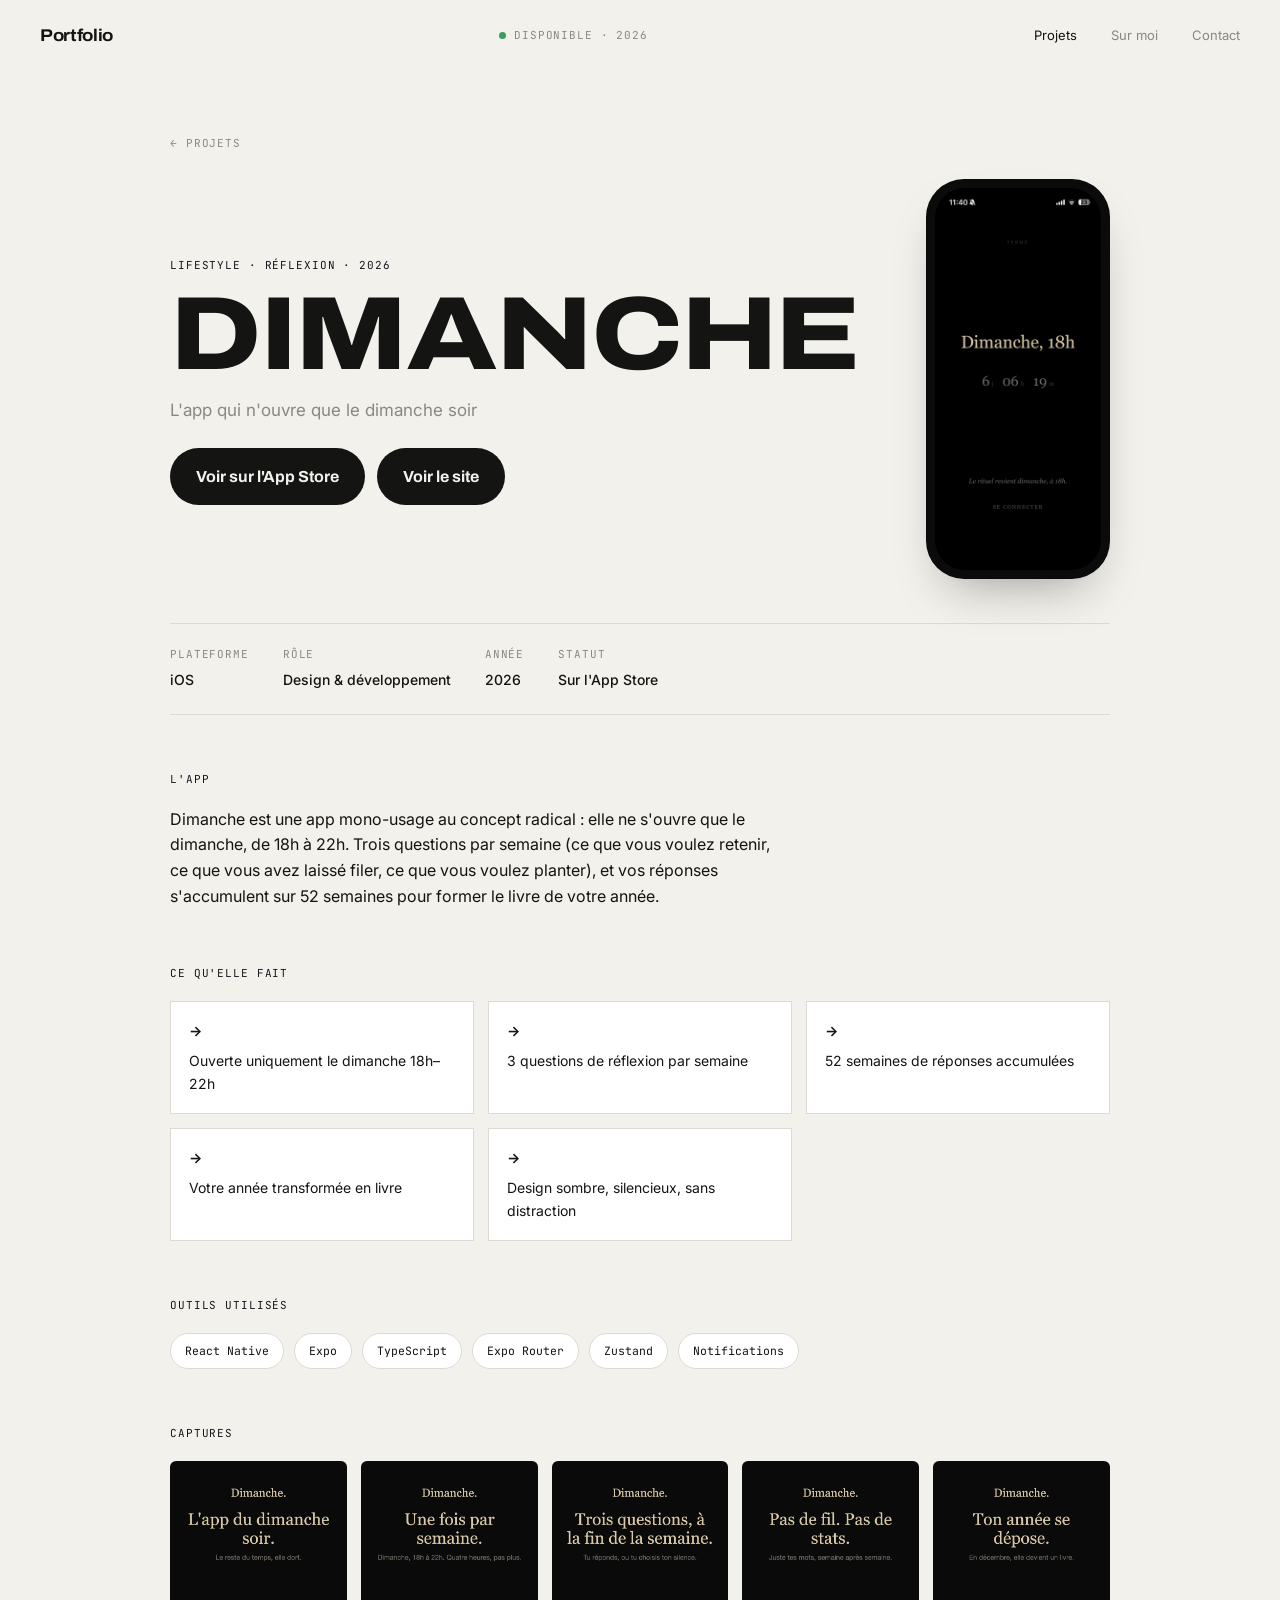
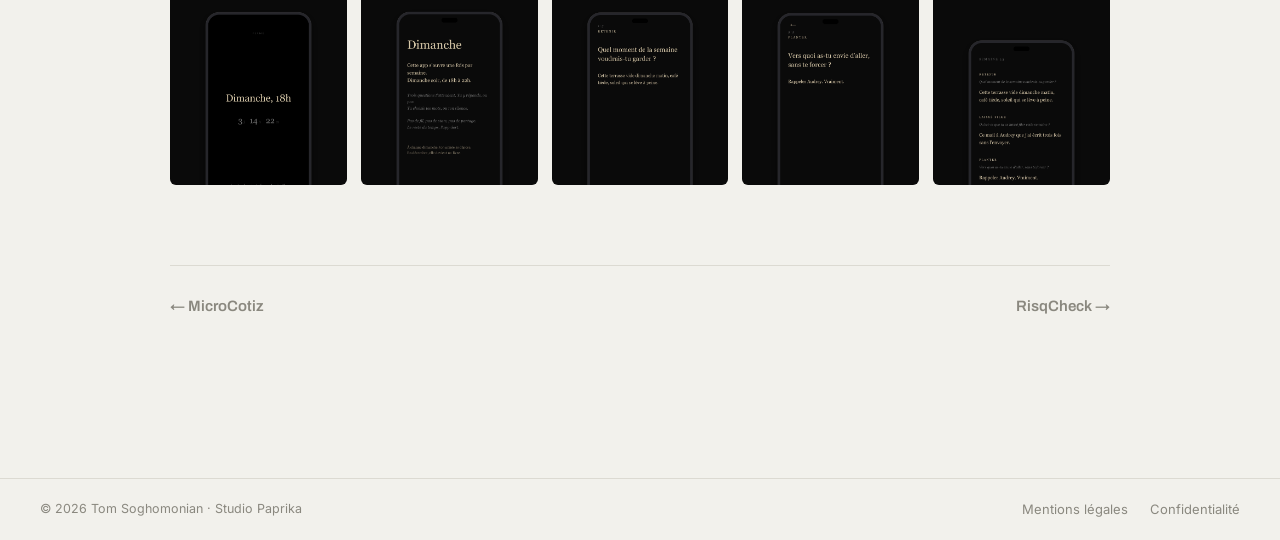
<file: apps/dimanche.html>
<!DOCTYPE html>
<html lang="fr">
<head>
<meta charset="UTF-8">
<meta name="viewport" content="width=device-width, initial-scale=1.0">
<title>Dimanche · Portfolio</title>
<meta name="description" content="L'app qui n'ouvre que le dimanche soir">
<link rel="icon" type="image/png" sizes="32x32" href="../favicon.png">
<link rel="apple-touch-icon" href="../apple-touch-icon.png">
<link rel="preconnect" href="https://fonts.googleapis.com">
<link rel="preconnect" href="https://fonts.gstatic.com" crossorigin>
<link href="https://fonts.googleapis.com/css2?family=Archivo:wdth,wght@62..125,300..800&family=Inter:wght@400;500&family=JetBrains+Mono:wght@400;500&display=swap" rel="stylesheet">
<link rel="stylesheet" href="../css/style.css?v=5">
</head>
<body>
<header>
  <a class="logo" href="../index.html">Portfolio</a>
  <div class="status mono"><span class="dot"></span>Disponible · 2026</div>
  <nav>
    <a href="../index.html" class="active">Projets</a>
    <a href="../index.html#sur-moi">Sur moi</a>
    <a href="../index.html#contact">Contact</a>
  </nav>
</header>
<main class="page" style="--accent:#17151C">
  <a class="crumb mono" href="../index.html">← Projets</a>
  <div class="hero-app">
    <div>
      <span class="mono" style="color:#17151C">Lifestyle · Réflexion · 2026</span>
      <h1 class="giant">Dimanche</h1>
      <p class="tagline">L'app qui n'ouvre que le dimanche soir</p>
      <div class="hero-cta">
        <a class="store" href="https://apps.apple.com/fr/app/id6775904530" target="_blank" rel="noopener">Voir sur l'App Store</a>
        <a class="store" href="https://dimanche.studiopaprika.fr/" target="_blank" rel="noopener">Voir le site</a>
      </div>
    </div>
    <div class="phone">
  <div class="screen"><img class="shot" src="../img/dimanche_ecran.png" alt="Écran d'accueil de Dimanche"></div>
</div>
  </div>
  <div class="meta">
    <div><span>Plateforme</span><b>iOS</b></div>
    <div><span>Rôle</span><b>Design & développement</b></div>
    <div><span>Année</span><b>2026</b></div>
    <div><span>Statut</span><b>Sur l'App Store</b></div>
  </div>
  <span class="mono sec-title">L'app</span>
  <p class="desc">Dimanche est une app mono-usage au concept radical : elle ne s'ouvre que le dimanche, de 18h à 22h. Trois questions par semaine (ce que vous voulez retenir, ce que vous avez laissé filer, ce que vous voulez planter), et vos réponses s'accumulent sur 52 semaines pour former le livre de votre année.</p>
  <span class="mono sec-title">Ce qu'elle fait</span>
  <ul class="feat"><li>Ouverte uniquement le dimanche 18h–22h</li><li>3 questions de réflexion par semaine</li><li>52 semaines de réponses accumulées</li><li>Votre année transformée en livre</li><li>Design sombre, silencieux, sans distraction</li></ul>
  <span class="mono sec-title">Outils utilisés</span>
  <div class="stack"><span>React Native</span><span>Expo</span><span>TypeScript</span><span>Expo Router</span><span>Zustand</span><span>Notifications</span></div>
  <span class="mono sec-title">Captures</span>
  <div class="gallery"><div class="shot"><img src="../img/dimanche_Accueil.png" alt="Capture Dimanche" loading="lazy"></div><div class="shot"><img src="../img/dimanche-cap-2.png" alt="Capture Dimanche" loading="lazy"></div><div class="shot"><img src="../img/dimanche-cap-3.png" alt="Capture Dimanche" loading="lazy"></div><div class="shot"><img src="../img/dimanche-cap-4.png" alt="Capture Dimanche" loading="lazy"></div><div class="shot"><img src="../img/dimanche-cap-5.png" alt="Capture Dimanche" loading="lazy"></div></div>
  <div class="pagenav">
    <a href="microcotiz.html">← MicroCotiz</a>
    <a href="risqcheck.html">RisqCheck →</a>
  </div>
</main>
<footer class="sitefooter">
  <span>© 2026 Tom Soghomonian · Studio Paprika</span>
  <nav>
    <a href="../mentions-legales.html">Mentions légales</a>
    <a href="../confidentialite.html">Confidentialité</a>
  </nav>
</footer>

<style>
  .gallery .shot img { cursor: pointer; }
  .lb {
    position: fixed; inset: 0; z-index: 1000;
    background: rgba(0, 0, 0, .85);
    display: flex; align-items: center; justify-content: center;
  }
  .lb[hidden] { display: none; }
  .lb img { max-width: 90vw; max-height: 90vh; object-fit: contain; }
  .lb button {
    position: absolute; border: 0; background: none; color: #fff;
    font-size: 2rem; line-height: 1; cursor: pointer; padding: .5rem .9rem;
    opacity: .7; transition: opacity .15s;
  }
  .lb button:hover { opacity: 1; }
  .lb .lb-close { top: .5rem; right: .5rem; }
  .lb .lb-prev { left: .5rem; top: 50%; transform: translateY(-50%); }
  .lb .lb-next { right: .5rem; top: 50%; transform: translateY(-50%); }
</style>
<div class="lb" id="lb" hidden>
  <img alt="">
  <button class="lb-close" aria-label="Fermer">✕</button>
  <button class="lb-prev" aria-label="Capture précédente">‹</button>
  <button class="lb-next" aria-label="Capture suivante">›</button>
</div>
<script>
(function () {
  var shots = Array.prototype.slice.call(document.querySelectorAll('.gallery .shot img'));
  if (!shots.length) return;
  var lb = document.getElementById('lb');
  var lbImg = lb.querySelector('img');
  var idx = 0;

  function show(i) {
    idx = (i + shots.length) % shots.length;
    lbImg.src = shots[idx].src;
    lbImg.alt = shots[idx].alt;
    lb.hidden = false;
  }
  function close() { lb.hidden = true; }

  shots.forEach(function (img, i) {
    img.addEventListener('click', function () { show(i); });
  });
  lb.addEventListener('click', close);
  lb.querySelector('.lb-prev').addEventListener('click', function (e) {
    e.stopPropagation(); show(idx - 1);
  });
  lb.querySelector('.lb-next').addEventListener('click', function (e) {
    e.stopPropagation(); show(idx + 1);
  });
  document.addEventListener('keydown', function (e) {
    if (lb.hidden) return;
    if (e.key === 'Escape') close();
    else if (e.key === 'ArrowLeft') show(idx - 1);
    else if (e.key === 'ArrowRight') show(idx + 1);
  });
})();
</script>
</body>
</html>
</file>
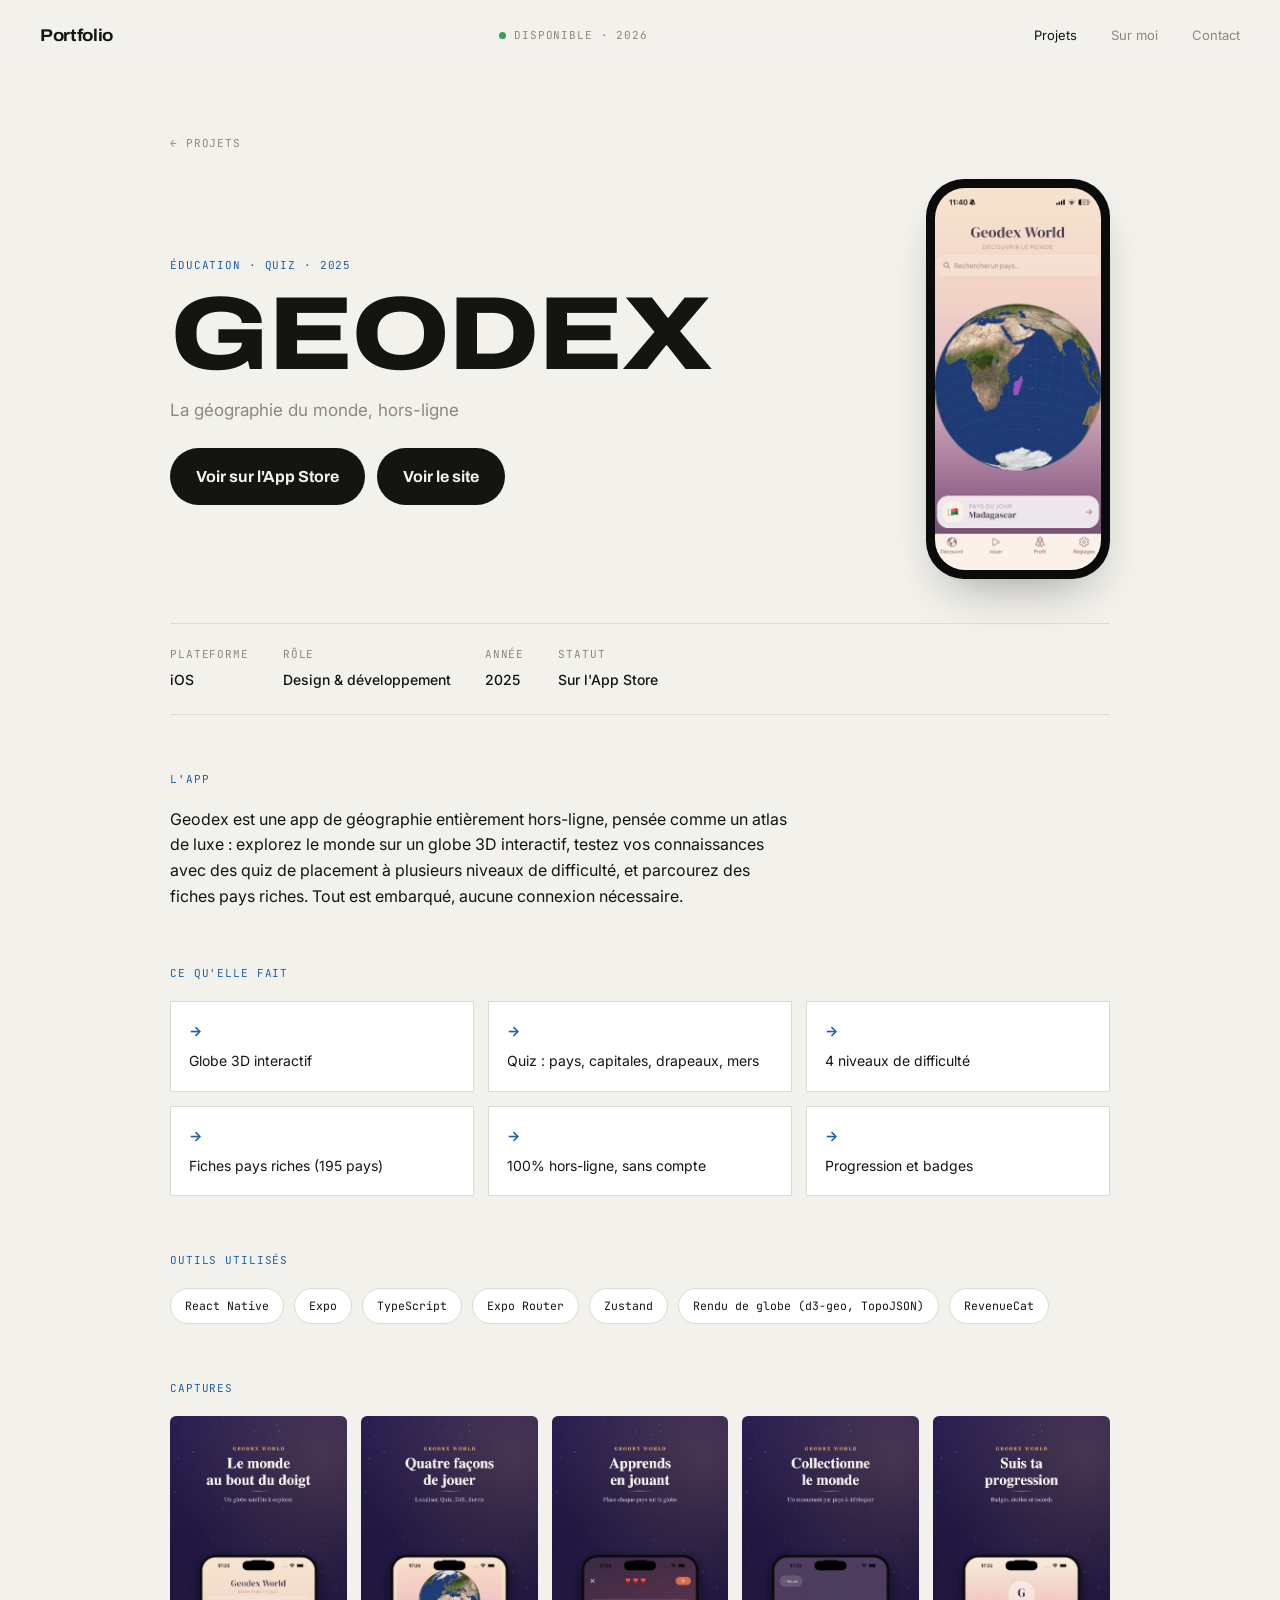
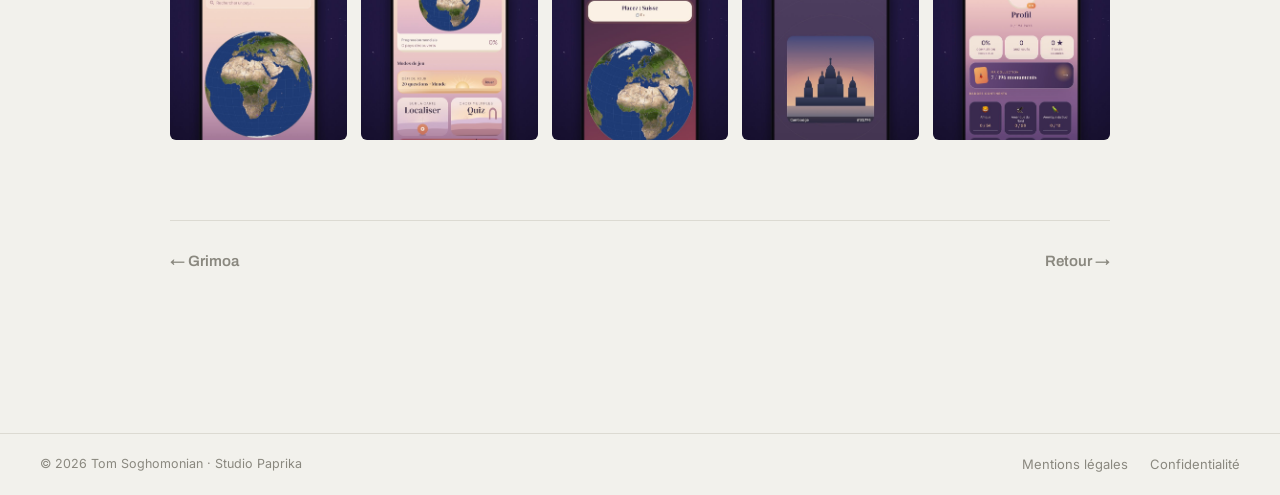
<file: apps/geodex.html>
<!DOCTYPE html>
<html lang="fr">
<head>
<meta charset="UTF-8">
<meta name="viewport" content="width=device-width, initial-scale=1.0">
<title>Geodex · Portfolio</title>
<meta name="description" content="La géographie du monde, hors-ligne">
<link rel="icon" type="image/png" sizes="32x32" href="../favicon.png">
<link rel="apple-touch-icon" href="../apple-touch-icon.png">
<link rel="preconnect" href="https://fonts.googleapis.com">
<link rel="preconnect" href="https://fonts.gstatic.com" crossorigin>
<link href="https://fonts.googleapis.com/css2?family=Archivo:wdth,wght@62..125,300..800&family=Inter:wght@400;500&family=JetBrains+Mono:wght@400;500&display=swap" rel="stylesheet">
<link rel="stylesheet" href="../css/style.css?v=5">
</head>
<body>
<header>
  <a class="logo" href="../index.html">Portfolio</a>
  <div class="status mono"><span class="dot"></span>Disponible · 2026</div>
  <nav>
    <a href="../index.html" class="active">Projets</a>
    <a href="../index.html#sur-moi">Sur moi</a>
    <a href="../index.html#contact">Contact</a>
  </nav>
</header>
<main class="page" style="--accent:#1F5FA8">
  <a class="crumb mono" href="../index.html">← Projets</a>
  <div class="hero-app">
    <div>
      <span class="mono" style="color:#1F5FA8">Éducation · Quiz · 2025</span>
      <h1 class="giant">Geodex</h1>
      <p class="tagline">La géographie du monde, hors-ligne</p>
      <div class="hero-cta">
        <a class="store" href="https://apps.apple.com/fr/app/id6779577722" target="_blank" rel="noopener">Voir sur l'App Store</a>
        <a class="store" href="https://geodex.studiopaprika.fr/" target="_blank" rel="noopener">Voir le site</a>
      </div>
    </div>
    <div class="phone">
  <div class="screen"><img class="shot" src="../img/geodex_ecran.png" alt="Écran d'accueil de Geodex"></div>
</div>
  </div>
  <div class="meta">
    <div><span>Plateforme</span><b>iOS</b></div>
    <div><span>Rôle</span><b>Design & développement</b></div>
    <div><span>Année</span><b>2025</b></div>
    <div><span>Statut</span><b>Sur l'App Store</b></div>
  </div>
  <span class="mono sec-title">L'app</span>
  <p class="desc">Geodex est une app de géographie entièrement hors-ligne, pensée comme un atlas de luxe : explorez le monde sur un globe 3D interactif, testez vos connaissances avec des quiz de placement à plusieurs niveaux de difficulté, et parcourez des fiches pays riches. Tout est embarqué, aucune connexion nécessaire.</p>
  <span class="mono sec-title">Ce qu'elle fait</span>
  <ul class="feat"><li>Globe 3D interactif</li><li>Quiz : pays, capitales, drapeaux, mers</li><li>4 niveaux de difficulté</li><li>Fiches pays riches (195 pays)</li><li>100% hors-ligne, sans compte</li><li>Progression et badges</li></ul>
  <span class="mono sec-title">Outils utilisés</span>
  <div class="stack"><span>React Native</span><span>Expo</span><span>TypeScript</span><span>Expo Router</span><span>Zustand</span><span>Rendu de globe (d3-geo, TopoJSON)</span><span>RevenueCat</span></div>
  <span class="mono sec-title">Captures</span>
  <div class="gallery"><div class="shot"><img src="../img/Geodex_Accueil.jpg" alt="Capture Geodex" loading="lazy"></div><div class="shot"><img src="../img/Geodex_modes.jpg" alt="Capture Geodex" loading="lazy"></div><div class="shot"><img src="../img/Geodex_quiz.jpg" alt="Capture Geodex" loading="lazy"></div><div class="shot"><img src="../img/geodex_collection.jpg" alt="Capture Geodex" loading="lazy"></div><div class="shot"><img src="../img/Geodex_profil.jpg" alt="Capture Geodex" loading="lazy"></div></div>
  <div class="pagenav">
    <a href="grimoa.html">← Grimoa</a>
    <a href="retour.html">Retour →</a>
  </div>
</main>
<footer class="sitefooter">
  <span>© 2026 Tom Soghomonian · Studio Paprika</span>
  <nav>
    <a href="../mentions-legales.html">Mentions légales</a>
    <a href="../confidentialite.html">Confidentialité</a>
  </nav>
</footer>

<style>
  .gallery .shot img { cursor: pointer; }
  .lb {
    position: fixed; inset: 0; z-index: 1000;
    background: rgba(0, 0, 0, .85);
    display: flex; align-items: center; justify-content: center;
  }
  .lb[hidden] { display: none; }
  .lb img { max-width: 90vw; max-height: 90vh; object-fit: contain; }
  .lb button {
    position: absolute; border: 0; background: none; color: #fff;
    font-size: 2rem; line-height: 1; cursor: pointer; padding: .5rem .9rem;
    opacity: .7; transition: opacity .15s;
  }
  .lb button:hover { opacity: 1; }
  .lb .lb-close { top: .5rem; right: .5rem; }
  .lb .lb-prev { left: .5rem; top: 50%; transform: translateY(-50%); }
  .lb .lb-next { right: .5rem; top: 50%; transform: translateY(-50%); }
</style>
<div class="lb" id="lb" hidden>
  <img alt="">
  <button class="lb-close" aria-label="Fermer">✕</button>
  <button class="lb-prev" aria-label="Capture précédente">‹</button>
  <button class="lb-next" aria-label="Capture suivante">›</button>
</div>
<script>
(function () {
  var shots = Array.prototype.slice.call(document.querySelectorAll('.gallery .shot img'));
  if (!shots.length) return;
  var lb = document.getElementById('lb');
  var lbImg = lb.querySelector('img');
  var idx = 0;

  function show(i) {
    idx = (i + shots.length) % shots.length;
    lbImg.src = shots[idx].src;
    lbImg.alt = shots[idx].alt;
    lb.hidden = false;
  }
  function close() { lb.hidden = true; }

  shots.forEach(function (img, i) {
    img.addEventListener('click', function () { show(i); });
  });
  lb.addEventListener('click', close);
  lb.querySelector('.lb-prev').addEventListener('click', function (e) {
    e.stopPropagation(); show(idx - 1);
  });
  lb.querySelector('.lb-next').addEventListener('click', function (e) {
    e.stopPropagation(); show(idx + 1);
  });
  document.addEventListener('keydown', function (e) {
    if (lb.hidden) return;
    if (e.key === 'Escape') close();
    else if (e.key === 'ArrowLeft') show(idx - 1);
    else if (e.key === 'ArrowRight') show(idx + 1);
  });
})();
</script>
</body>
</html>
</file>
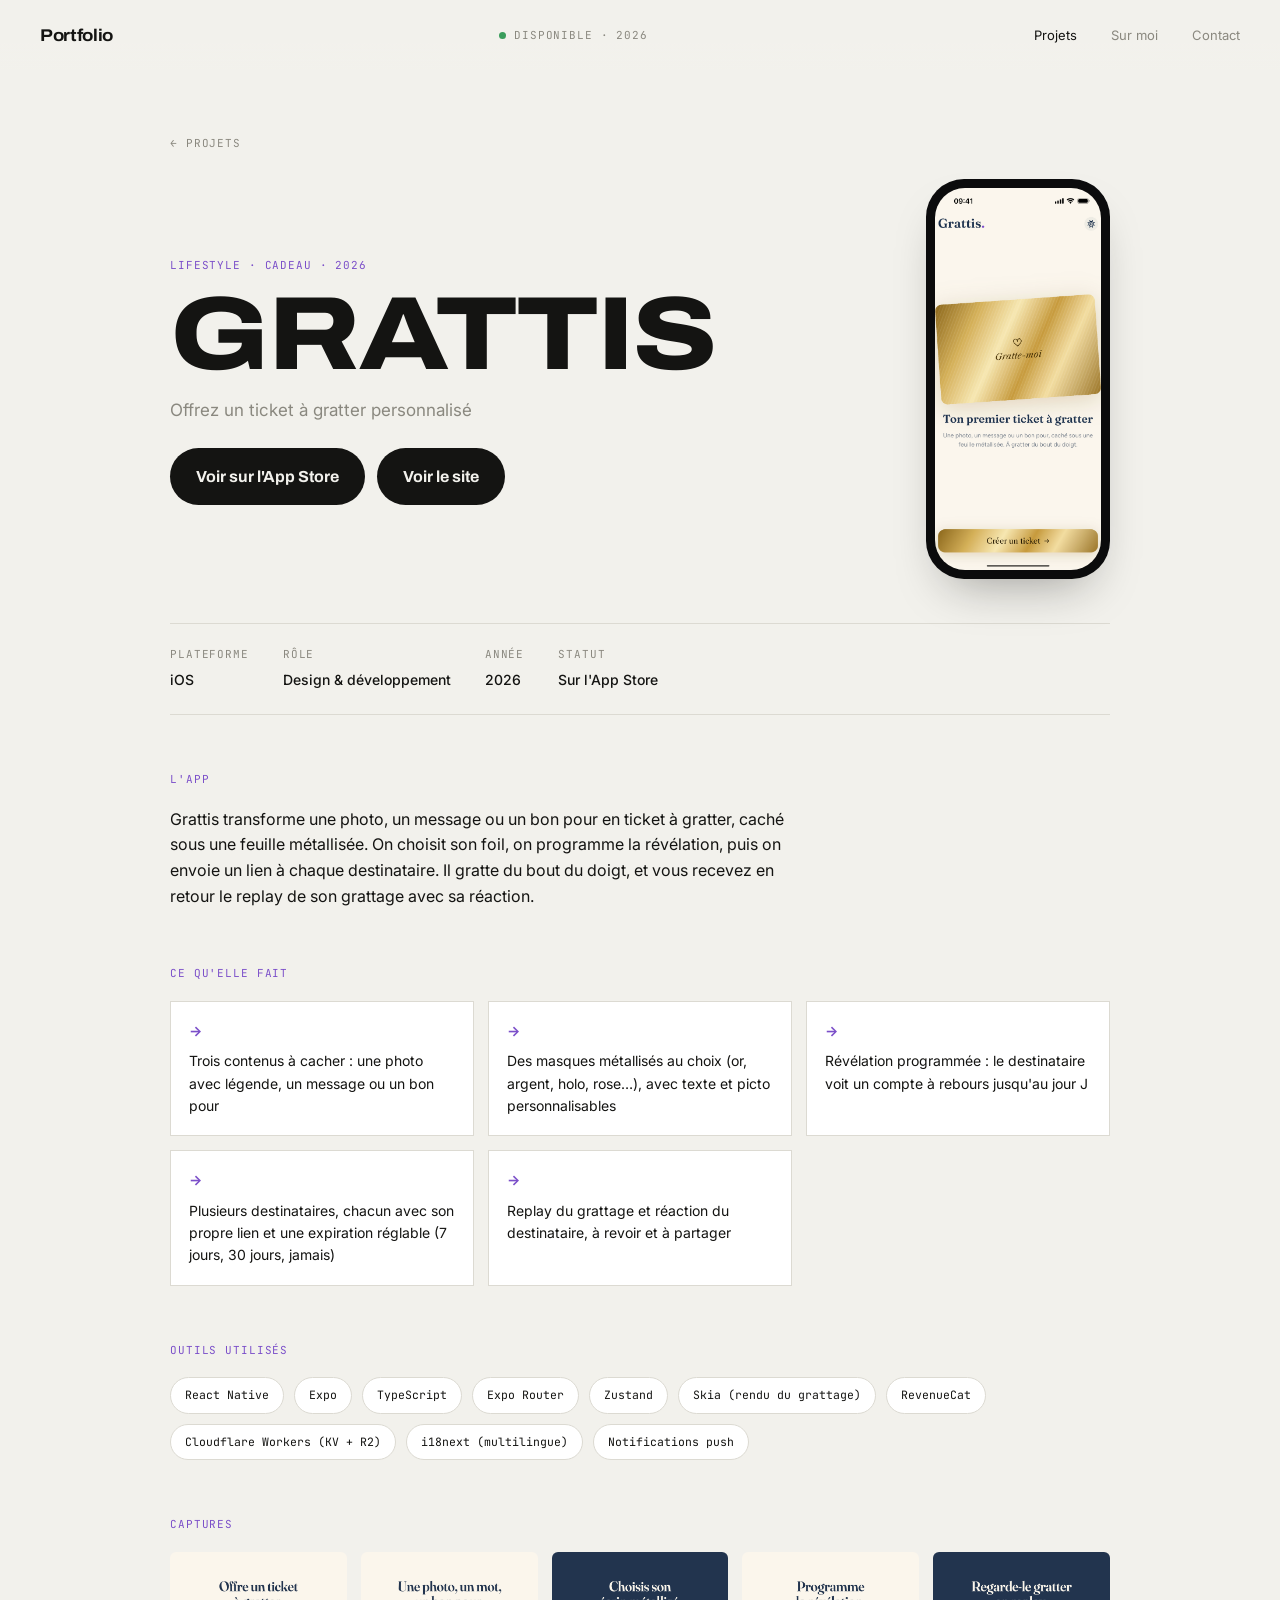
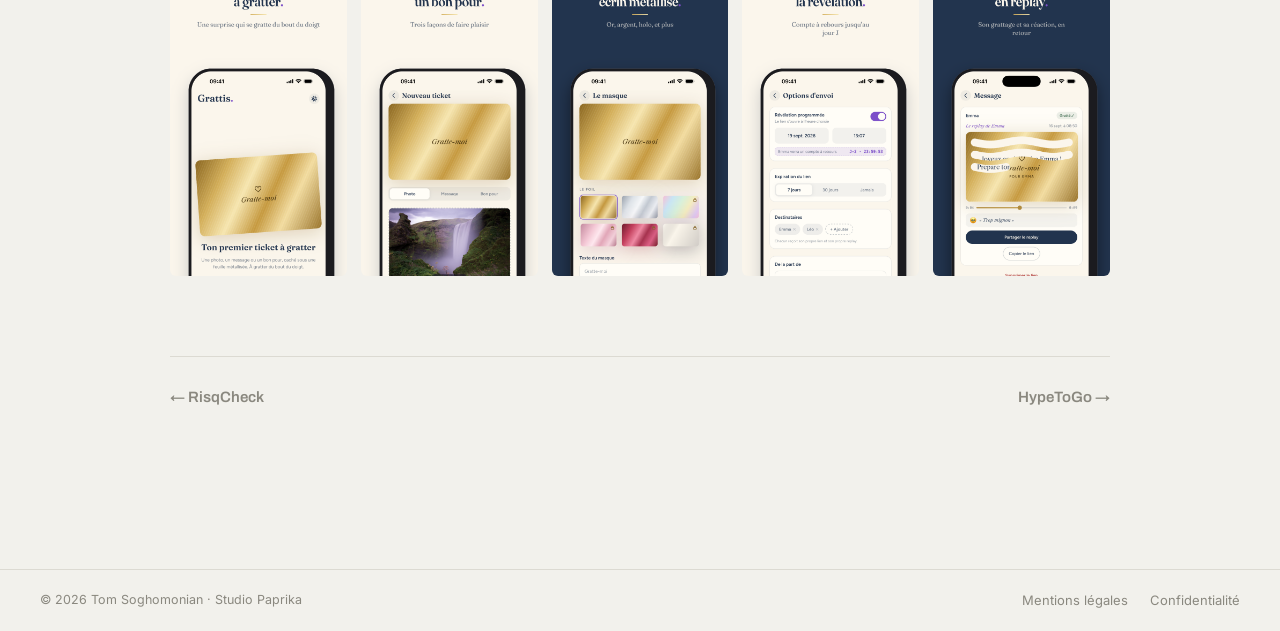
<file: apps/grattis.html>
<!DOCTYPE html>
<html lang="fr">
<head>
<meta charset="UTF-8">
<meta name="viewport" content="width=device-width, initial-scale=1.0">
<title>Grattis · Portfolio</title>
<meta name="description" content="Offrez un ticket à gratter personnalisé">
<link rel="icon" type="image/png" sizes="32x32" href="../favicon.png">
<link rel="apple-touch-icon" href="../apple-touch-icon.png">
<link rel="preconnect" href="https://fonts.googleapis.com">
<link rel="preconnect" href="https://fonts.gstatic.com" crossorigin>
<link href="https://fonts.googleapis.com/css2?family=Archivo:wdth,wght@62..125,300..800&family=Inter:wght@400;500&family=JetBrains+Mono:wght@400;500&display=swap" rel="stylesheet">
<link rel="stylesheet" href="../css/style.css?v=5">
</head>
<body>
<header>
  <a class="logo" href="../index.html">Portfolio</a>
  <div class="status mono"><span class="dot"></span>Disponible · 2026</div>
  <nav>
    <a href="../index.html" class="active">Projets</a>
    <a href="../index.html#sur-moi">Sur moi</a>
    <a href="../index.html#contact">Contact</a>
  </nav>
</header>
<main class="page" style="--accent:#7B4FC9">
  <a class="crumb mono" href="../index.html">← Projets</a>
  <div class="hero-app">
    <div>
      <span class="mono" style="color:#7B4FC9">Lifestyle · Cadeau · 2026</span>
      <h1 class="giant">Grattis</h1>
      <p class="tagline">Offrez un ticket à gratter personnalisé</p>
      <div class="hero-cta">
        <a class="store" href="https://apps.apple.com/fr/app/id6810299190" target="_blank" rel="noopener">Voir sur l'App Store</a>
        <a class="store" href="https://grattis.studiopaprika.fr/" target="_blank" rel="noopener">Voir le site</a>
      </div>
    </div>
    <div class="phone">
  <div class="screen"><img class="shot" src="../img/grattis_ecran.png" alt="Écran d'accueil de Grattis"></div>
</div>
  </div>
  <div class="meta">
    <div><span>Plateforme</span><b>iOS</b></div>
    <div><span>Rôle</span><b>Design & développement</b></div>
    <div><span>Année</span><b>2026</b></div>
    <div><span>Statut</span><b>Sur l'App Store</b></div>
  </div>
  <span class="mono sec-title">L'app</span>
  <p class="desc">Grattis transforme une photo, un message ou un bon pour en ticket à gratter, caché sous une feuille métallisée. On choisit son foil, on programme la révélation, puis on envoie un lien à chaque destinataire. Il gratte du bout du doigt, et vous recevez en retour le replay de son grattage avec sa réaction.</p>
  <span class="mono sec-title">Ce qu'elle fait</span>
  <ul class="feat"><li>Trois contenus à cacher : une photo avec légende, un message ou un bon pour</li><li>Des masques métallisés au choix (or, argent, holo, rose…), avec texte et picto personnalisables</li><li>Révélation programmée : le destinataire voit un compte à rebours jusqu'au jour J</li><li>Plusieurs destinataires, chacun avec son propre lien et une expiration réglable (7 jours, 30 jours, jamais)</li><li>Replay du grattage et réaction du destinataire, à revoir et à partager</li></ul>
  <span class="mono sec-title">Outils utilisés</span>
  <div class="stack"><span>React Native</span><span>Expo</span><span>TypeScript</span><span>Expo Router</span><span>Zustand</span><span>Skia (rendu du grattage)</span><span>RevenueCat</span><span>Cloudflare Workers (KV + R2)</span><span>i18next (multilingue)</span><span>Notifications push</span></div>
  <span class="mono sec-title">Captures</span>
  <div class="gallery"><div class="shot"><img src="../img/01-home-fr.png" alt="Capture Grattis" loading="lazy"></div><div class="shot"><img src="../img/02-editor-fr.png" alt="Capture Grattis" loading="lazy"></div><div class="shot"><img src="../img/03-mask-fr.png" alt="Capture Grattis" loading="lazy"></div><div class="shot"><img src="../img/04-sending-fr.png" alt="Capture Grattis" loading="lazy"></div><div class="shot"><img src="../img/05-replay-fr.png" alt="Capture Grattis" loading="lazy"></div></div>
  <div class="pagenav">
    <a href="risqcheck.html">← RisqCheck</a>
    <a href="hypetogo.html">HypeToGo →</a>
  </div>
</main>
<footer class="sitefooter">
  <span>© 2026 Tom Soghomonian · Studio Paprika</span>
  <nav>
    <a href="../mentions-legales.html">Mentions légales</a>
    <a href="../confidentialite.html">Confidentialité</a>
  </nav>
</footer>

<style>
  .gallery .shot img { cursor: pointer; }
  .lb {
    position: fixed; inset: 0; z-index: 1000;
    background: rgba(0, 0, 0, .85);
    display: flex; align-items: center; justify-content: center;
  }
  .lb[hidden] { display: none; }
  .lb img { max-width: 90vw; max-height: 90vh; object-fit: contain; }
  .lb button {
    position: absolute; border: 0; background: none; color: #fff;
    font-size: 2rem; line-height: 1; cursor: pointer; padding: .5rem .9rem;
    opacity: .7; transition: opacity .15s;
  }
  .lb button:hover { opacity: 1; }
  .lb .lb-close { top: .5rem; right: .5rem; }
  .lb .lb-prev { left: .5rem; top: 50%; transform: translateY(-50%); }
  .lb .lb-next { right: .5rem; top: 50%; transform: translateY(-50%); }
</style>
<div class="lb" id="lb" hidden>
  <img alt="">
  <button class="lb-close" aria-label="Fermer">✕</button>
  <button class="lb-prev" aria-label="Capture précédente">‹</button>
  <button class="lb-next" aria-label="Capture suivante">›</button>
</div>
<script>
(function () {
  var shots = Array.prototype.slice.call(document.querySelectorAll('.gallery .shot img'));
  if (!shots.length) return;
  var lb = document.getElementById('lb');
  var lbImg = lb.querySelector('img');
  var idx = 0;

  function show(i) {
    idx = (i + shots.length) % shots.length;
    lbImg.src = shots[idx].src;
    lbImg.alt = shots[idx].alt;
    lb.hidden = false;
  }
  function close() { lb.hidden = true; }

  shots.forEach(function (img, i) {
    img.addEventListener('click', function () { show(i); });
  });
  lb.addEventListener('click', close);
  lb.querySelector('.lb-prev').addEventListener('click', function (e) {
    e.stopPropagation(); show(idx - 1);
  });
  lb.querySelector('.lb-next').addEventListener('click', function (e) {
    e.stopPropagation(); show(idx + 1);
  });
  document.addEventListener('keydown', function (e) {
    if (lb.hidden) return;
    if (e.key === 'Escape') close();
    else if (e.key === 'ArrowLeft') show(idx - 1);
    else if (e.key === 'ArrowRight') show(idx + 1);
  });
})();
</script>
</body>
</html>
</file>
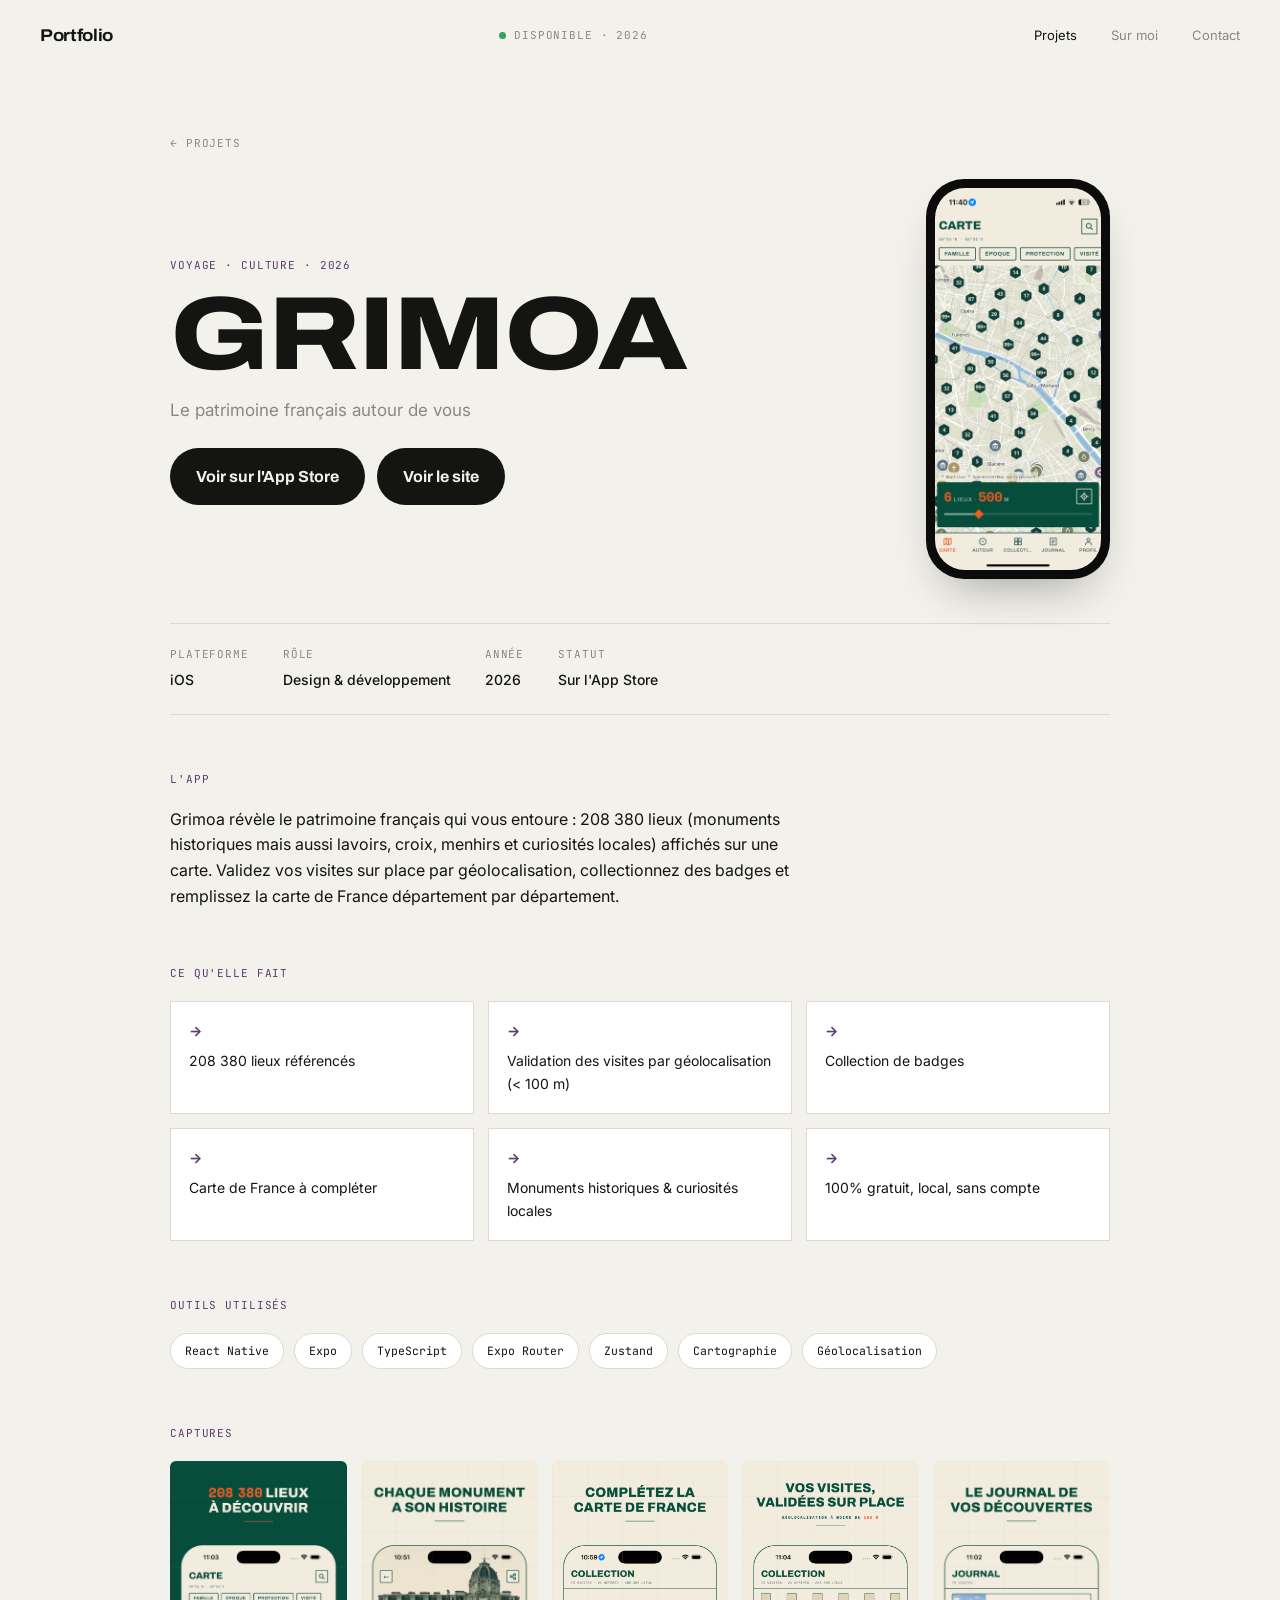
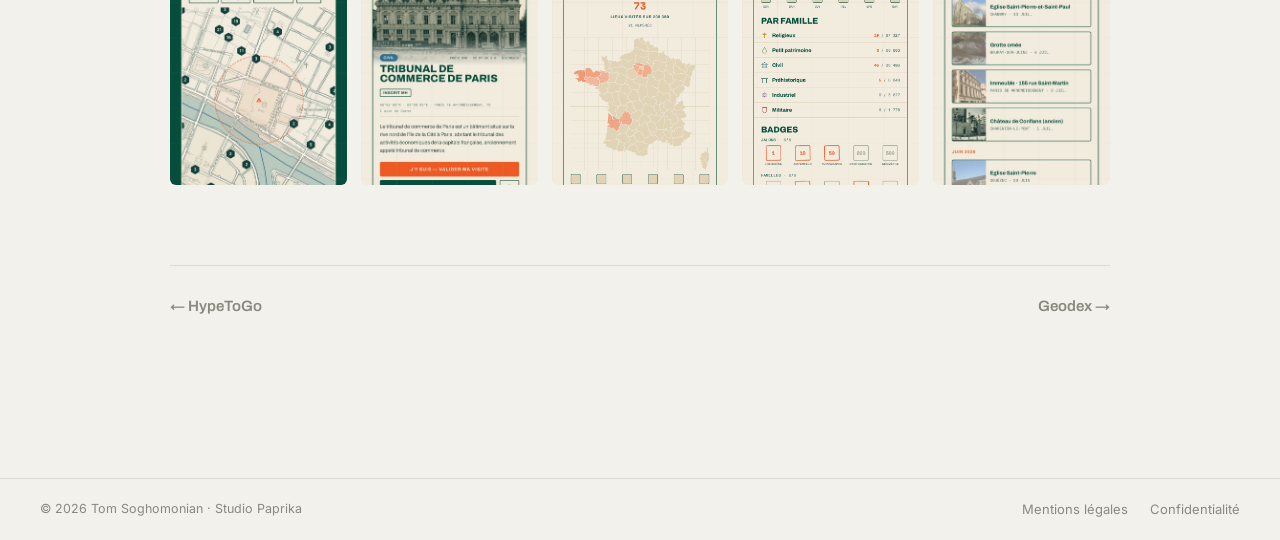
<file: apps/grimoa.html>
<!DOCTYPE html>
<html lang="fr">
<head>
<meta charset="UTF-8">
<meta name="viewport" content="width=device-width, initial-scale=1.0">
<title>Grimoa · Portfolio</title>
<meta name="description" content="Le patrimoine français autour de vous">
<link rel="icon" type="image/png" sizes="32x32" href="../favicon.png">
<link rel="apple-touch-icon" href="../apple-touch-icon.png">
<link rel="preconnect" href="https://fonts.googleapis.com">
<link rel="preconnect" href="https://fonts.gstatic.com" crossorigin>
<link href="https://fonts.googleapis.com/css2?family=Archivo:wdth,wght@62..125,300..800&family=Inter:wght@400;500&family=JetBrains+Mono:wght@400;500&display=swap" rel="stylesheet">
<link rel="stylesheet" href="../css/style.css?v=5">
</head>
<body>
<header>
  <a class="logo" href="../index.html">Portfolio</a>
  <div class="status mono"><span class="dot"></span>Disponible · 2026</div>
  <nav>
    <a href="../index.html" class="active">Projets</a>
    <a href="../index.html#sur-moi">Sur moi</a>
    <a href="../index.html#contact">Contact</a>
  </nav>
</header>
<main class="page" style="--accent:#5B3A6E">
  <a class="crumb mono" href="../index.html">← Projets</a>
  <div class="hero-app">
    <div>
      <span class="mono" style="color:#5B3A6E">Voyage · Culture · 2026</span>
      <h1 class="giant">Grimoa</h1>
      <p class="tagline">Le patrimoine français autour de vous</p>
      <div class="hero-cta">
        <a class="store" href="https://apps.apple.com/fr/app/id6793055341" target="_blank" rel="noopener">Voir sur l'App Store</a>
        <a class="store" href="https://grimoa.studiopaprika.fr/" target="_blank" rel="noopener">Voir le site</a>
      </div>
    </div>
    <div class="phone">
  <div class="screen"><img class="shot" src="../img/grimoa_ecran.png" alt="Écran d'accueil de Grimoa"></div>
</div>
  </div>
  <div class="meta">
    <div><span>Plateforme</span><b>iOS</b></div>
    <div><span>Rôle</span><b>Design & développement</b></div>
    <div><span>Année</span><b>2026</b></div>
    <div><span>Statut</span><b>Sur l'App Store</b></div>
  </div>
  <span class="mono sec-title">L'app</span>
  <p class="desc">Grimoa révèle le patrimoine français qui vous entoure : 208 380 lieux (monuments historiques mais aussi lavoirs, croix, menhirs et curiosités locales) affichés sur une carte. Validez vos visites sur place par géolocalisation, collectionnez des badges et remplissez la carte de France département par département.</p>
  <span class="mono sec-title">Ce qu'elle fait</span>
  <ul class="feat"><li>208 380 lieux référencés</li><li>Validation des visites par géolocalisation (< 100 m)</li><li>Collection de badges</li><li>Carte de France à compléter</li><li>Monuments historiques & curiosités locales</li><li>100% gratuit, local, sans compte</li></ul>
  <span class="mono sec-title">Outils utilisés</span>
  <div class="stack"><span>React Native</span><span>Expo</span><span>TypeScript</span><span>Expo Router</span><span>Zustand</span><span>Cartographie</span><span>Géolocalisation</span></div>
  <span class="mono sec-title">Captures</span>
  <div class="gallery"><div class="shot"><img src="../img/grimoa_Accueil.jpg" alt="Capture Grimoa" loading="lazy"></div><div class="shot"><img src="../img/grimoa-02-fiche.jpg" alt="Capture Grimoa" loading="lazy"></div><div class="shot"><img src="../img/grimoa-03-collection.png" alt="Capture Grimoa" loading="lazy"></div><div class="shot"><img src="../img/grimoa-04-badges.png" alt="Capture Grimoa" loading="lazy"></div><div class="shot"><img src="../img/grimoa-05-journal.jpg" alt="Capture Grimoa" loading="lazy"></div></div>
  <div class="pagenav">
    <a href="hypetogo.html">← HypeToGo</a>
    <a href="geodex.html">Geodex →</a>
  </div>
</main>
<footer class="sitefooter">
  <span>© 2026 Tom Soghomonian · Studio Paprika</span>
  <nav>
    <a href="../mentions-legales.html">Mentions légales</a>
    <a href="../confidentialite.html">Confidentialité</a>
  </nav>
</footer>

<style>
  .gallery .shot img { cursor: pointer; }
  .lb {
    position: fixed; inset: 0; z-index: 1000;
    background: rgba(0, 0, 0, .85);
    display: flex; align-items: center; justify-content: center;
  }
  .lb[hidden] { display: none; }
  .lb img { max-width: 90vw; max-height: 90vh; object-fit: contain; }
  .lb button {
    position: absolute; border: 0; background: none; color: #fff;
    font-size: 2rem; line-height: 1; cursor: pointer; padding: .5rem .9rem;
    opacity: .7; transition: opacity .15s;
  }
  .lb button:hover { opacity: 1; }
  .lb .lb-close { top: .5rem; right: .5rem; }
  .lb .lb-prev { left: .5rem; top: 50%; transform: translateY(-50%); }
  .lb .lb-next { right: .5rem; top: 50%; transform: translateY(-50%); }
</style>
<div class="lb" id="lb" hidden>
  <img alt="">
  <button class="lb-close" aria-label="Fermer">✕</button>
  <button class="lb-prev" aria-label="Capture précédente">‹</button>
  <button class="lb-next" aria-label="Capture suivante">›</button>
</div>
<script>
(function () {
  var shots = Array.prototype.slice.call(document.querySelectorAll('.gallery .shot img'));
  if (!shots.length) return;
  var lb = document.getElementById('lb');
  var lbImg = lb.querySelector('img');
  var idx = 0;

  function show(i) {
    idx = (i + shots.length) % shots.length;
    lbImg.src = shots[idx].src;
    lbImg.alt = shots[idx].alt;
    lb.hidden = false;
  }
  function close() { lb.hidden = true; }

  shots.forEach(function (img, i) {
    img.addEventListener('click', function () { show(i); });
  });
  lb.addEventListener('click', close);
  lb.querySelector('.lb-prev').addEventListener('click', function (e) {
    e.stopPropagation(); show(idx - 1);
  });
  lb.querySelector('.lb-next').addEventListener('click', function (e) {
    e.stopPropagation(); show(idx + 1);
  });
  document.addEventListener('keydown', function (e) {
    if (lb.hidden) return;
    if (e.key === 'Escape') close();
    else if (e.key === 'ArrowLeft') show(idx - 1);
    else if (e.key === 'ArrowRight') show(idx + 1);
  });
})();
</script>
</body>
</html>
</file>
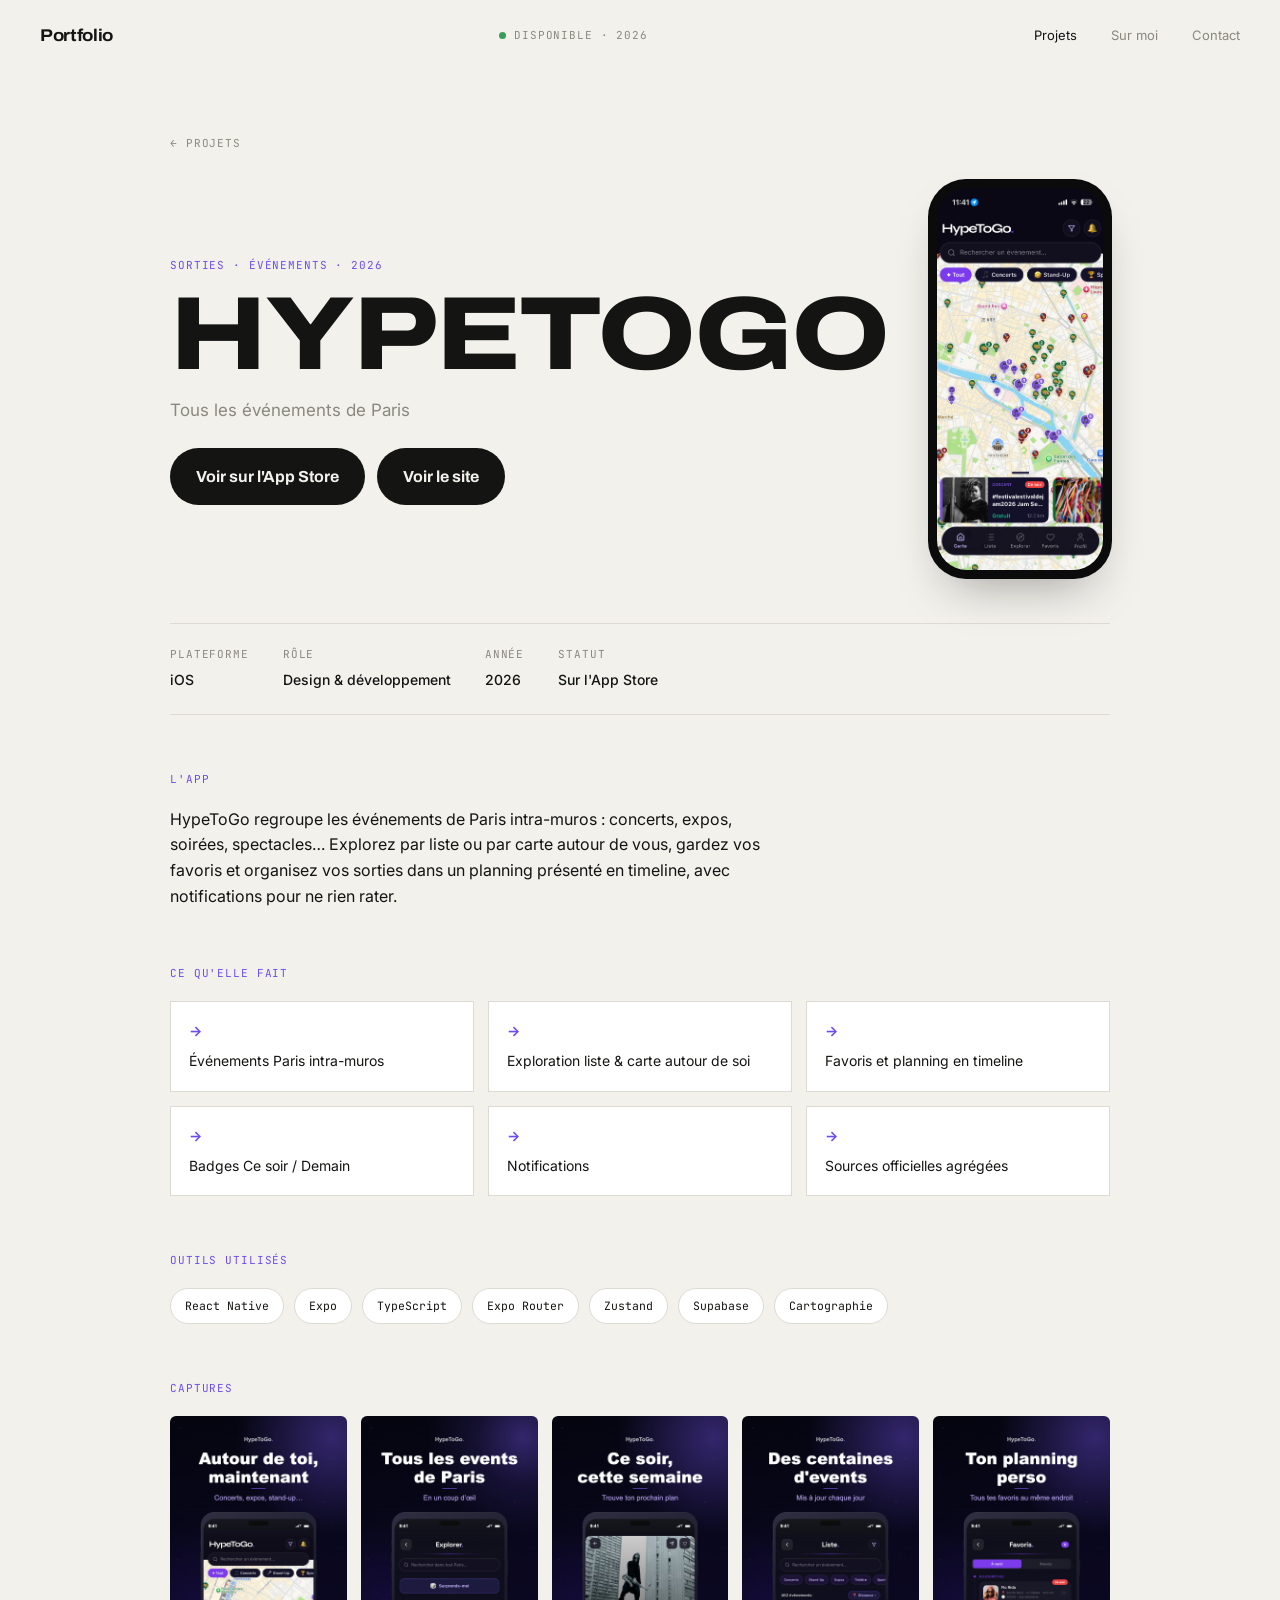
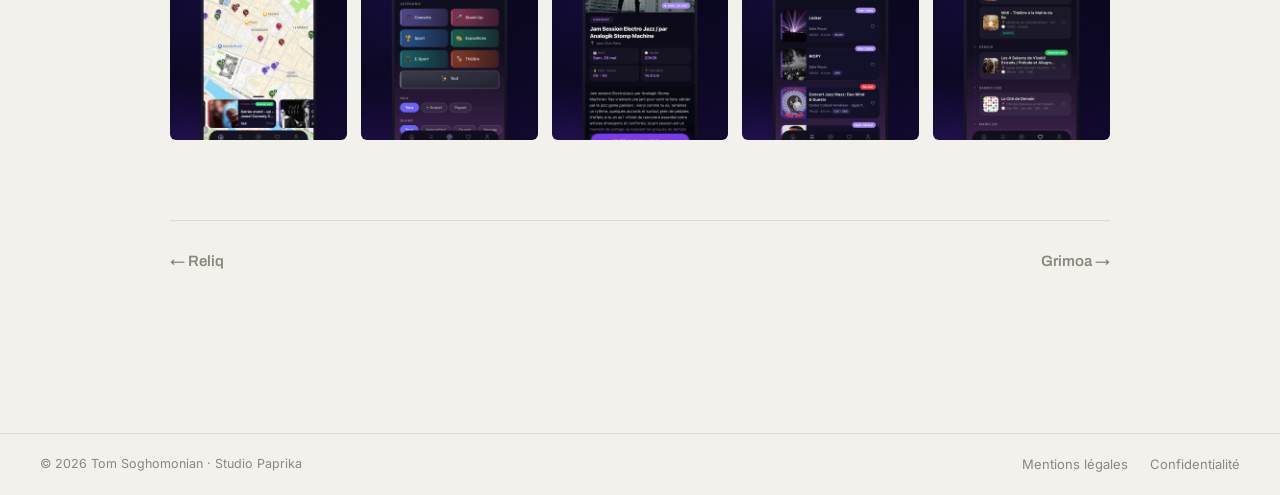
<file: apps/hypetogo.html>
<!DOCTYPE html>
<html lang="fr">
<head>
<meta charset="UTF-8">
<meta name="viewport" content="width=device-width, initial-scale=1.0">
<title>HypeToGo · Portfolio</title>
<meta name="description" content="Tous les événements de Paris">
<link rel="icon" type="image/png" sizes="32x32" href="../favicon.png">
<link rel="apple-touch-icon" href="../apple-touch-icon.png">
<link rel="preconnect" href="https://fonts.googleapis.com">
<link rel="preconnect" href="https://fonts.gstatic.com" crossorigin>
<link href="https://fonts.googleapis.com/css2?family=Archivo:wdth,wght@62..125,300..800&family=Inter:wght@400;500&family=JetBrains+Mono:wght@400;500&display=swap" rel="stylesheet">
<link rel="stylesheet" href="../css/style.css?v=5">
</head>
<body>
<header>
  <a class="logo" href="../index.html">Portfolio</a>
  <div class="status mono"><span class="dot"></span>Disponible · 2026</div>
  <nav>
    <a href="../index.html" class="active">Projets</a>
    <a href="../index.html#sur-moi">Sur moi</a>
    <a href="../index.html#contact">Contact</a>
  </nav>
</header>
<main class="page" style="--accent:#6C4CF0">
  <a class="crumb mono" href="../index.html">← Projets</a>
  <div class="hero-app">
    <div>
      <span class="mono" style="color:#6C4CF0">Sorties · Événements · 2026</span>
      <h1 class="giant">HypeToGo</h1>
      <p class="tagline">Tous les événements de Paris</p>
      <div class="hero-cta">
        <a class="store" href="https://apps.apple.com/fr/app/id6772987346" target="_blank" rel="noopener">Voir sur l'App Store</a>
        <a class="store" href="https://hypetogo.studiopaprika.fr/" target="_blank" rel="noopener">Voir le site</a>
      </div>
    </div>
    <div class="phone">
  <div class="screen"><img class="shot" src="../img/hypetogo_ecran.png" alt="Écran d'accueil de HypeToGo"></div>
</div>
  </div>
  <div class="meta">
    <div><span>Plateforme</span><b>iOS</b></div>
    <div><span>Rôle</span><b>Design & développement</b></div>
    <div><span>Année</span><b>2026</b></div>
    <div><span>Statut</span><b>Sur l'App Store</b></div>
  </div>
  <span class="mono sec-title">L'app</span>
  <p class="desc">HypeToGo regroupe les événements de Paris intra-muros : concerts, expos, soirées, spectacles… Explorez par liste ou par carte autour de vous, gardez vos favoris et organisez vos sorties dans un planning présenté en timeline, avec notifications pour ne rien rater.</p>
  <span class="mono sec-title">Ce qu'elle fait</span>
  <ul class="feat"><li>Événements Paris intra-muros</li><li>Exploration liste & carte autour de soi</li><li>Favoris et planning en timeline</li><li>Badges Ce soir / Demain</li><li>Notifications</li><li>Sources officielles agrégées</li></ul>
  <span class="mono sec-title">Outils utilisés</span>
  <div class="stack"><span>React Native</span><span>Expo</span><span>TypeScript</span><span>Expo Router</span><span>Zustand</span><span>Supabase</span><span>Cartographie</span></div>
  <span class="mono sec-title">Captures</span>
  <div class="gallery"><div class="shot"><img src="../img/Hypetogo_Acceuil.jpg" alt="Capture HypeToGo" loading="lazy"></div><div class="shot"><img src="../img/Hypetogo1.jpg" alt="Capture HypeToGo" loading="lazy"></div><div class="shot"><img src="../img/Hypetogo3.jpg" alt="Capture HypeToGo" loading="lazy"></div><div class="shot"><img src="../img/Hypetogo5.jpg" alt="Capture HypeToGo" loading="lazy"></div><div class="shot"><img src="../img/Hypetogo4.jpg" alt="Capture HypeToGo" loading="lazy"></div></div>
  <div class="pagenav">
    <a href="reliq.html">← Reliq</a>
    <a href="grimoa.html">Grimoa →</a>
  </div>
</main>
<footer class="sitefooter">
  <span>© 2026 Tom Soghomonian · Studio Paprika</span>
  <nav>
    <a href="../mentions-legales.html">Mentions légales</a>
    <a href="../confidentialite.html">Confidentialité</a>
  </nav>
</footer>

<style>
  .gallery .shot img { cursor: pointer; }
  .lb {
    position: fixed; inset: 0; z-index: 1000;
    background: rgba(0, 0, 0, .85);
    display: flex; align-items: center; justify-content: center;
  }
  .lb[hidden] { display: none; }
  .lb img { max-width: 90vw; max-height: 90vh; object-fit: contain; }
  .lb button {
    position: absolute; border: 0; background: none; color: #fff;
    font-size: 2rem; line-height: 1; cursor: pointer; padding: .5rem .9rem;
    opacity: .7; transition: opacity .15s;
  }
  .lb button:hover { opacity: 1; }
  .lb .lb-close { top: .5rem; right: .5rem; }
  .lb .lb-prev { left: .5rem; top: 50%; transform: translateY(-50%); }
  .lb .lb-next { right: .5rem; top: 50%; transform: translateY(-50%); }
</style>
<div class="lb" id="lb" hidden>
  <img alt="">
  <button class="lb-close" aria-label="Fermer">✕</button>
  <button class="lb-prev" aria-label="Capture précédente">‹</button>
  <button class="lb-next" aria-label="Capture suivante">›</button>
</div>
<script>
(function () {
  var shots = Array.prototype.slice.call(document.querySelectorAll('.gallery .shot img'));
  if (!shots.length) return;
  var lb = document.getElementById('lb');
  var lbImg = lb.querySelector('img');
  var idx = 0;

  function show(i) {
    idx = (i + shots.length) % shots.length;
    lbImg.src = shots[idx].src;
    lbImg.alt = shots[idx].alt;
    lb.hidden = false;
  }
  function close() { lb.hidden = true; }

  shots.forEach(function (img, i) {
    img.addEventListener('click', function () { show(i); });
  });
  lb.addEventListener('click', close);
  lb.querySelector('.lb-prev').addEventListener('click', function (e) {
    e.stopPropagation(); show(idx - 1);
  });
  lb.querySelector('.lb-next').addEventListener('click', function (e) {
    e.stopPropagation(); show(idx + 1);
  });
  document.addEventListener('keydown', function (e) {
    if (lb.hidden) return;
    if (e.key === 'Escape') close();
    else if (e.key === 'ArrowLeft') show(idx - 1);
    else if (e.key === 'ArrowRight') show(idx + 1);
  });
})();
</script>
</body>
</html>
</file>
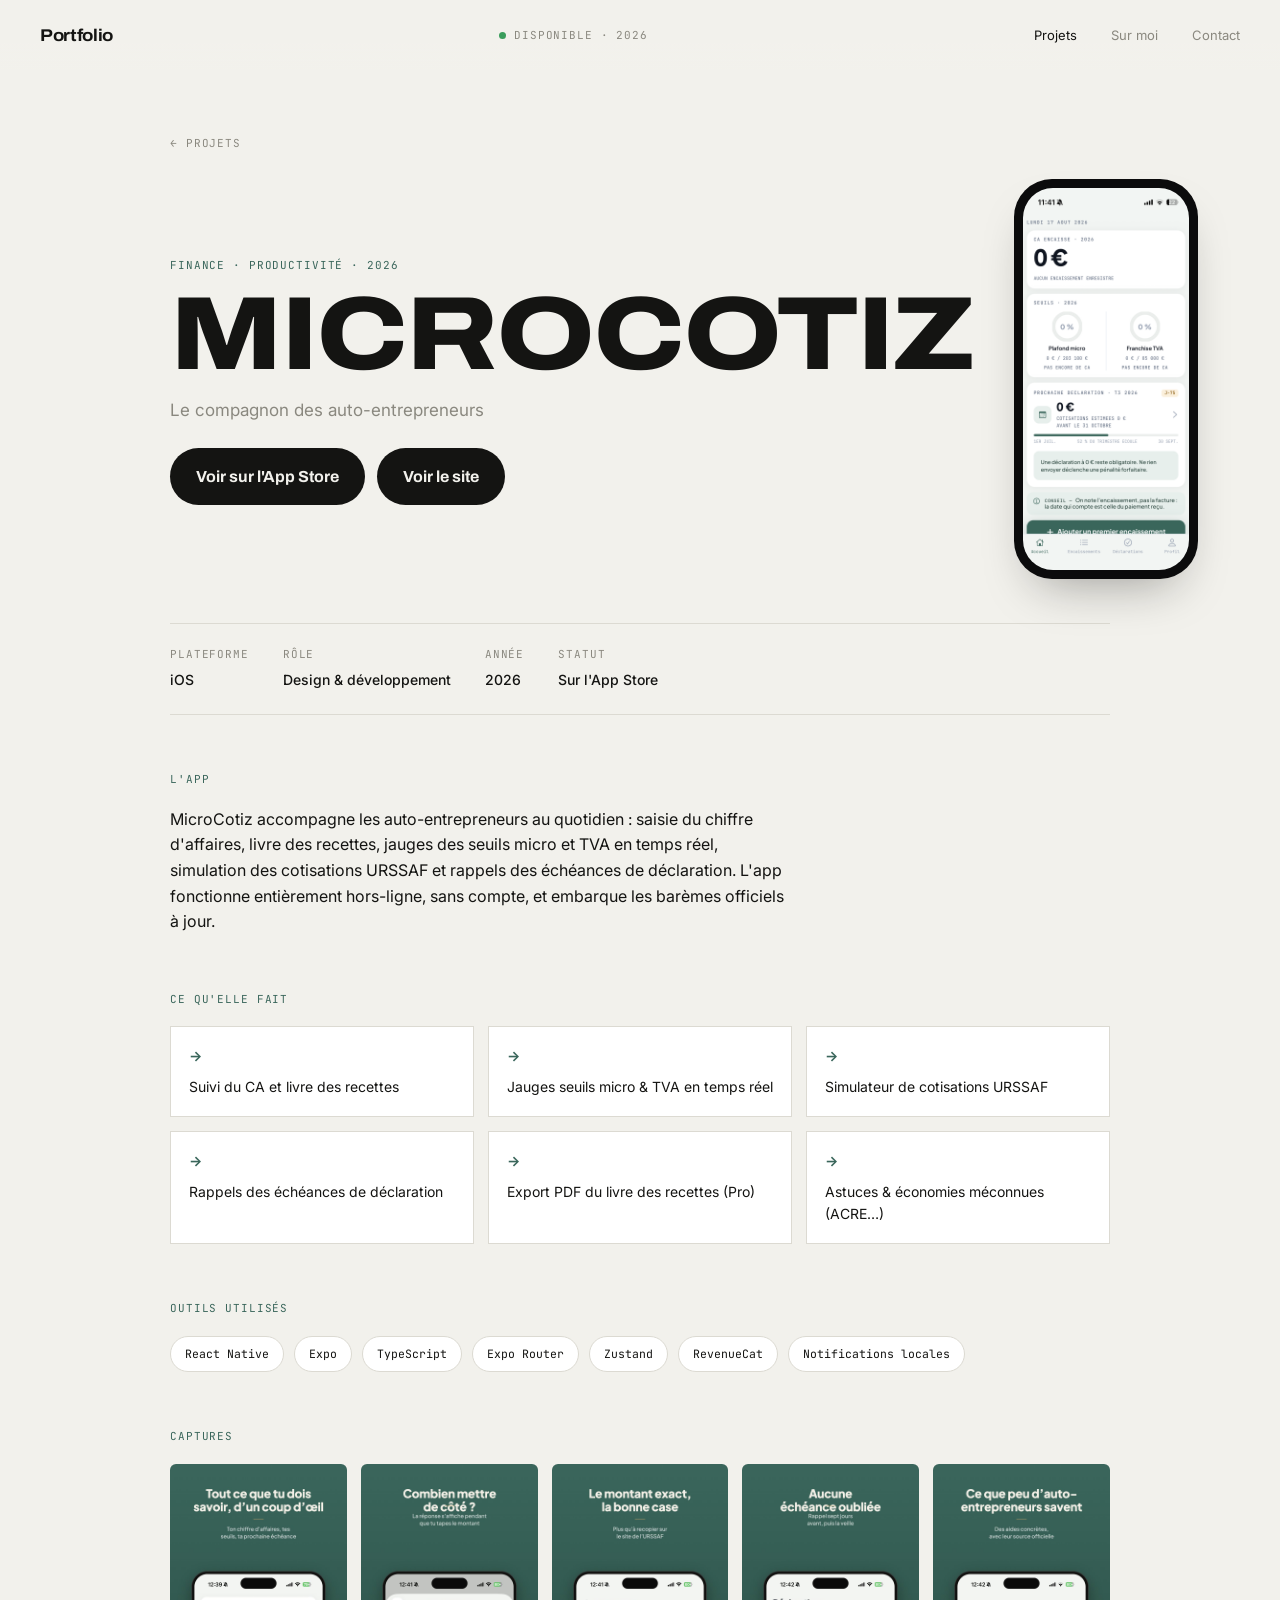
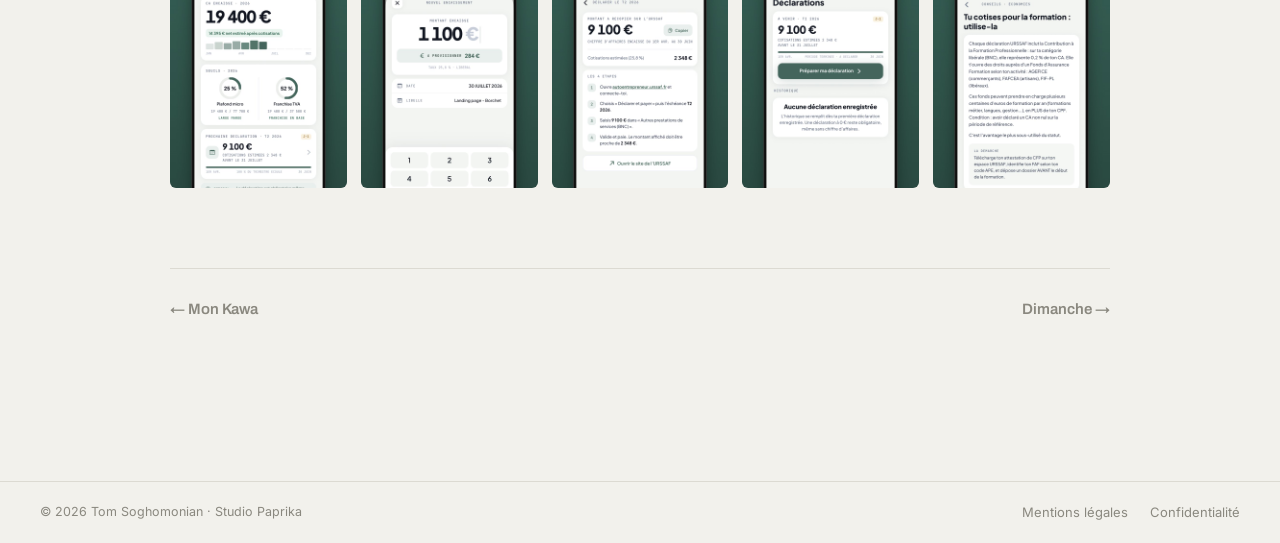
<file: apps/microcotiz.html>
<!DOCTYPE html>
<html lang="fr">
<head>
<meta charset="UTF-8">
<meta name="viewport" content="width=device-width, initial-scale=1.0">
<title>MicroCotiz · Portfolio</title>
<meta name="description" content="Le compagnon des auto-entrepreneurs">
<link rel="icon" type="image/png" sizes="32x32" href="../favicon.png">
<link rel="apple-touch-icon" href="../apple-touch-icon.png">
<link rel="preconnect" href="https://fonts.googleapis.com">
<link rel="preconnect" href="https://fonts.gstatic.com" crossorigin>
<link href="https://fonts.googleapis.com/css2?family=Archivo:wdth,wght@62..125,300..800&family=Inter:wght@400;500&family=JetBrains+Mono:wght@400;500&display=swap" rel="stylesheet">
<link rel="stylesheet" href="../css/style.css?v=5">
</head>
<body>
<header>
  <a class="logo" href="../index.html">Portfolio</a>
  <div class="status mono"><span class="dot"></span>Disponible · 2026</div>
  <nav>
    <a href="../index.html" class="active">Projets</a>
    <a href="../index.html#sur-moi">Sur moi</a>
    <a href="../index.html#contact">Contact</a>
  </nav>
</header>
<main class="page" style="--accent:#3A665B">
  <a class="crumb mono" href="../index.html">← Projets</a>
  <div class="hero-app">
    <div>
      <span class="mono" style="color:#3A665B">Finance · Productivité · 2026</span>
      <h1 class="giant">MicroCotiz</h1>
      <p class="tagline">Le compagnon des auto-entrepreneurs</p>
      <div class="hero-cta">
        <a class="store" href="https://apps.apple.com/fr/app/id6793455032" target="_blank" rel="noopener">Voir sur l'App Store</a>
        <a class="store" href="https://microcotiz.fr/" target="_blank" rel="noopener">Voir le site</a>
      </div>
    </div>
    <div class="phone">
  <div class="screen"><img class="shot" src="../img/microcotiz_ecran.png" alt="Écran d'accueil de MicroCotiz"></div>
</div>
  </div>
  <div class="meta">
    <div><span>Plateforme</span><b>iOS</b></div>
    <div><span>Rôle</span><b>Design & développement</b></div>
    <div><span>Année</span><b>2026</b></div>
    <div><span>Statut</span><b>Sur l'App Store</b></div>
  </div>
  <span class="mono sec-title">L'app</span>
  <p class="desc">MicroCotiz accompagne les auto-entrepreneurs au quotidien : saisie du chiffre d'affaires, livre des recettes, jauges des seuils micro et TVA en temps réel, simulation des cotisations URSSAF et rappels des échéances de déclaration. L'app fonctionne entièrement hors-ligne, sans compte, et embarque les barèmes officiels à jour.</p>
  <span class="mono sec-title">Ce qu'elle fait</span>
  <ul class="feat"><li>Suivi du CA et livre des recettes</li><li>Jauges seuils micro & TVA en temps réel</li><li>Simulateur de cotisations URSSAF</li><li>Rappels des échéances de déclaration</li><li>Export PDF du livre des recettes (Pro)</li><li>Astuces & économies méconnues (ACRE…)</li></ul>
  <span class="mono sec-title">Outils utilisés</span>
  <div class="stack"><span>React Native</span><span>Expo</span><span>TypeScript</span><span>Expo Router</span><span>Zustand</span><span>RevenueCat</span><span>Notifications locales</span></div>
  <span class="mono sec-title">Captures</span>
  <div class="gallery"><div class="shot"><img src="../img/Microcotiz_Accueil.jpg" alt="Capture MicroCotiz" loading="lazy"></div><div class="shot"><img src="../img/Microcotizsaisie-appstore.jpg" alt="Capture MicroCotiz" loading="lazy"></div><div class="shot"><img src="../img/Microcotizdeclaration-guidee-appstore.jpg" alt="Capture MicroCotiz" loading="lazy"></div><div class="shot"><img src="../img/Microcotizdeclarations-appstore.jpg" alt="Capture MicroCotiz" loading="lazy"></div><div class="shot"><img src="../img/Microcotizfiche-conseil-appstore.jpg" alt="Capture MicroCotiz" loading="lazy"></div></div>
  <div class="pagenav">
    <a href="monkawa.html">← Mon Kawa</a>
    <a href="dimanche.html">Dimanche →</a>
  </div>
</main>
<footer class="sitefooter">
  <span>© 2026 Tom Soghomonian · Studio Paprika</span>
  <nav>
    <a href="../mentions-legales.html">Mentions légales</a>
    <a href="../confidentialite.html">Confidentialité</a>
  </nav>
</footer>

<style>
  .gallery .shot img { cursor: pointer; }
  .lb {
    position: fixed; inset: 0; z-index: 1000;
    background: rgba(0, 0, 0, .85);
    display: flex; align-items: center; justify-content: center;
  }
  .lb[hidden] { display: none; }
  .lb img { max-width: 90vw; max-height: 90vh; object-fit: contain; }
  .lb button {
    position: absolute; border: 0; background: none; color: #fff;
    font-size: 2rem; line-height: 1; cursor: pointer; padding: .5rem .9rem;
    opacity: .7; transition: opacity .15s;
  }
  .lb button:hover { opacity: 1; }
  .lb .lb-close { top: .5rem; right: .5rem; }
  .lb .lb-prev { left: .5rem; top: 50%; transform: translateY(-50%); }
  .lb .lb-next { right: .5rem; top: 50%; transform: translateY(-50%); }
</style>
<div class="lb" id="lb" hidden>
  <img alt="">
  <button class="lb-close" aria-label="Fermer">✕</button>
  <button class="lb-prev" aria-label="Capture précédente">‹</button>
  <button class="lb-next" aria-label="Capture suivante">›</button>
</div>
<script>
(function () {
  var shots = Array.prototype.slice.call(document.querySelectorAll('.gallery .shot img'));
  if (!shots.length) return;
  var lb = document.getElementById('lb');
  var lbImg = lb.querySelector('img');
  var idx = 0;

  function show(i) {
    idx = (i + shots.length) % shots.length;
    lbImg.src = shots[idx].src;
    lbImg.alt = shots[idx].alt;
    lb.hidden = false;
  }
  function close() { lb.hidden = true; }

  shots.forEach(function (img, i) {
    img.addEventListener('click', function () { show(i); });
  });
  lb.addEventListener('click', close);
  lb.querySelector('.lb-prev').addEventListener('click', function (e) {
    e.stopPropagation(); show(idx - 1);
  });
  lb.querySelector('.lb-next').addEventListener('click', function (e) {
    e.stopPropagation(); show(idx + 1);
  });
  document.addEventListener('keydown', function (e) {
    if (lb.hidden) return;
    if (e.key === 'Escape') close();
    else if (e.key === 'ArrowLeft') show(idx - 1);
    else if (e.key === 'ArrowRight') show(idx + 1);
  });
})();
</script>
</body>
</html>
</file>
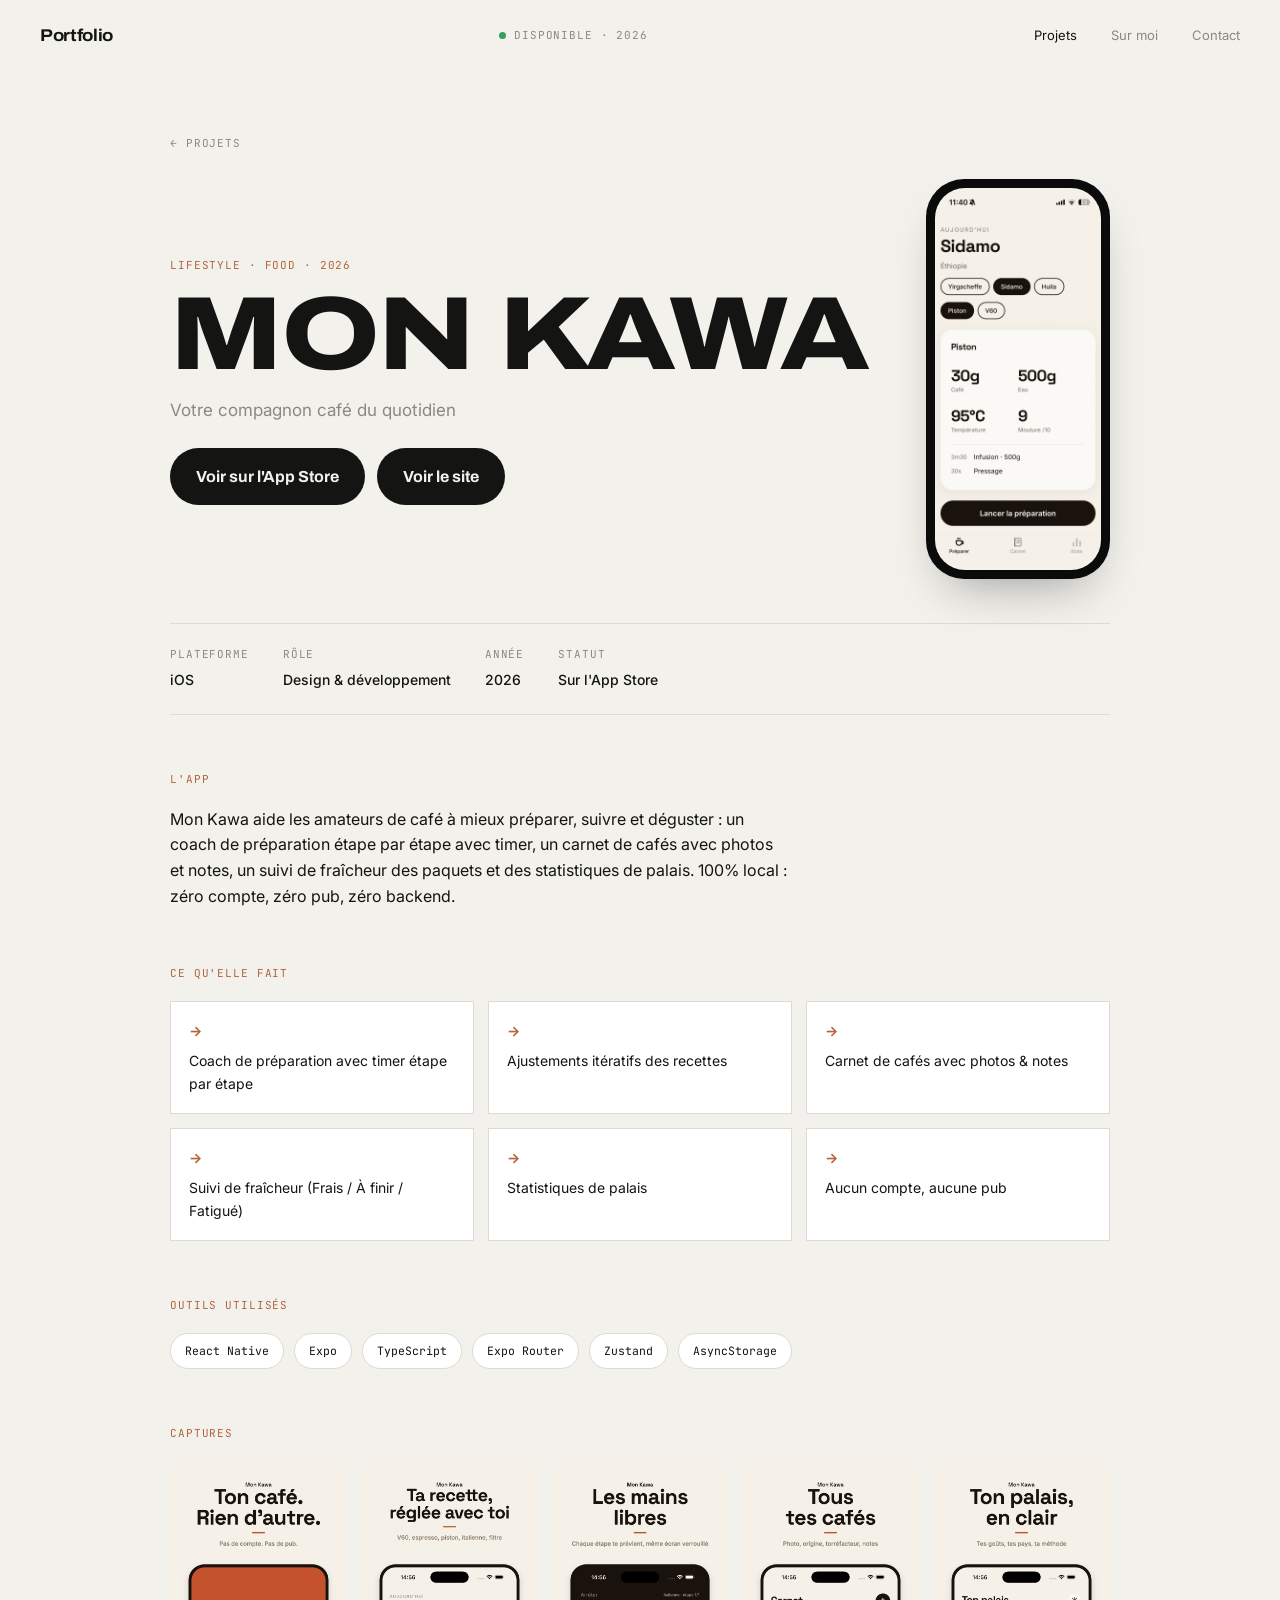
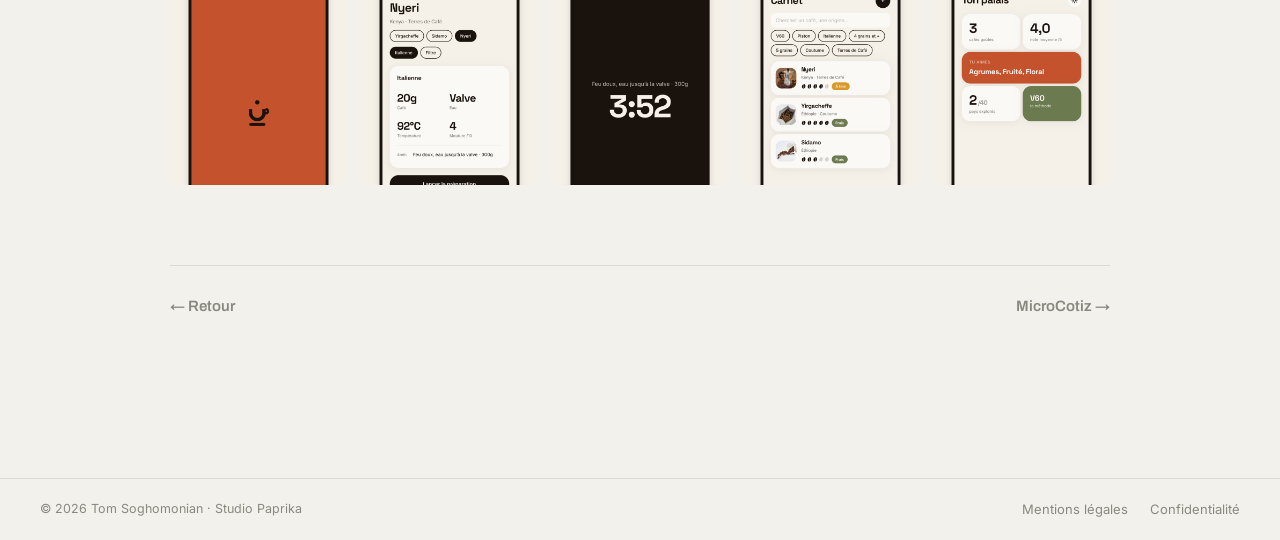
<file: apps/monkawa.html>
<!DOCTYPE html>
<html lang="fr">
<head>
<meta charset="UTF-8">
<meta name="viewport" content="width=device-width, initial-scale=1.0">
<title>Mon Kawa · Portfolio</title>
<meta name="description" content="Votre compagnon café du quotidien">
<link rel="icon" type="image/png" sizes="32x32" href="../favicon.png">
<link rel="apple-touch-icon" href="../apple-touch-icon.png">
<link rel="preconnect" href="https://fonts.googleapis.com">
<link rel="preconnect" href="https://fonts.gstatic.com" crossorigin>
<link href="https://fonts.googleapis.com/css2?family=Archivo:wdth,wght@62..125,300..800&family=Inter:wght@400;500&family=JetBrains+Mono:wght@400;500&display=swap" rel="stylesheet">
<link rel="stylesheet" href="../css/style.css?v=5">
</head>
<body>
<header>
  <a class="logo" href="../index.html">Portfolio</a>
  <div class="status mono"><span class="dot"></span>Disponible · 2026</div>
  <nav>
    <a href="../index.html" class="active">Projets</a>
    <a href="../index.html#sur-moi">Sur moi</a>
    <a href="../index.html#contact">Contact</a>
  </nav>
</header>
<main class="page" style="--accent:#B4633A">
  <a class="crumb mono" href="../index.html">← Projets</a>
  <div class="hero-app">
    <div>
      <span class="mono" style="color:#B4633A">Lifestyle · Food · 2026</span>
      <h1 class="giant">Mon Kawa</h1>
      <p class="tagline">Votre compagnon café du quotidien</p>
      <div class="hero-cta">
        <a class="store" href="https://apps.apple.com/fr/app/id6789859509" target="_blank" rel="noopener">Voir sur l'App Store</a>
        <a class="store" href="https://monkawa.studiopaprika.fr/" target="_blank" rel="noopener">Voir le site</a>
      </div>
    </div>
    <div class="phone">
  <div class="screen"><img class="shot" src="../img/monkawa_ecran.png" alt="Écran d'accueil de Mon Kawa"></div>
</div>
  </div>
  <div class="meta">
    <div><span>Plateforme</span><b>iOS</b></div>
    <div><span>Rôle</span><b>Design & développement</b></div>
    <div><span>Année</span><b>2026</b></div>
    <div><span>Statut</span><b>Sur l'App Store</b></div>
  </div>
  <span class="mono sec-title">L'app</span>
  <p class="desc">Mon Kawa aide les amateurs de café à mieux préparer, suivre et déguster : un coach de préparation étape par étape avec timer, un carnet de cafés avec photos et notes, un suivi de fraîcheur des paquets et des statistiques de palais. 100% local : zéro compte, zéro pub, zéro backend.</p>
  <span class="mono sec-title">Ce qu'elle fait</span>
  <ul class="feat"><li>Coach de préparation avec timer étape par étape</li><li>Ajustements itératifs des recettes</li><li>Carnet de cafés avec photos & notes</li><li>Suivi de fraîcheur (Frais / À finir / Fatigué)</li><li>Statistiques de palais</li><li>Aucun compte, aucune pub</li></ul>
  <span class="mono sec-title">Outils utilisés</span>
  <div class="stack"><span>React Native</span><span>Expo</span><span>TypeScript</span><span>Expo Router</span><span>Zustand</span><span>AsyncStorage</span></div>
  <span class="mono sec-title">Captures</span>
  <div class="gallery"><div class="shot"><img src="../img/kawa_Accueil.png" alt="Capture Mon Kawa" loading="lazy"></div><div class="shot"><img src="../img/kawa-2.png" alt="Capture Mon Kawa" loading="lazy"></div><div class="shot"><img src="../img/kawa-3.png" alt="Capture Mon Kawa" loading="lazy"></div><div class="shot"><img src="../img/kawa-4.png" alt="Capture Mon Kawa" loading="lazy"></div><div class="shot"><img src="../img/kawa-5.png" alt="Capture Mon Kawa" loading="lazy"></div></div>
  <div class="pagenav">
    <a href="retour.html">← Retour</a>
    <a href="microcotiz.html">MicroCotiz →</a>
  </div>
</main>
<footer class="sitefooter">
  <span>© 2026 Tom Soghomonian · Studio Paprika</span>
  <nav>
    <a href="../mentions-legales.html">Mentions légales</a>
    <a href="../confidentialite.html">Confidentialité</a>
  </nav>
</footer>

<style>
  .gallery .shot img { cursor: pointer; }
  .lb {
    position: fixed; inset: 0; z-index: 1000;
    background: rgba(0, 0, 0, .85);
    display: flex; align-items: center; justify-content: center;
  }
  .lb[hidden] { display: none; }
  .lb img { max-width: 90vw; max-height: 90vh; object-fit: contain; }
  .lb button {
    position: absolute; border: 0; background: none; color: #fff;
    font-size: 2rem; line-height: 1; cursor: pointer; padding: .5rem .9rem;
    opacity: .7; transition: opacity .15s;
  }
  .lb button:hover { opacity: 1; }
  .lb .lb-close { top: .5rem; right: .5rem; }
  .lb .lb-prev { left: .5rem; top: 50%; transform: translateY(-50%); }
  .lb .lb-next { right: .5rem; top: 50%; transform: translateY(-50%); }
</style>
<div class="lb" id="lb" hidden>
  <img alt="">
  <button class="lb-close" aria-label="Fermer">✕</button>
  <button class="lb-prev" aria-label="Capture précédente">‹</button>
  <button class="lb-next" aria-label="Capture suivante">›</button>
</div>
<script>
(function () {
  var shots = Array.prototype.slice.call(document.querySelectorAll('.gallery .shot img'));
  if (!shots.length) return;
  var lb = document.getElementById('lb');
  var lbImg = lb.querySelector('img');
  var idx = 0;

  function show(i) {
    idx = (i + shots.length) % shots.length;
    lbImg.src = shots[idx].src;
    lbImg.alt = shots[idx].alt;
    lb.hidden = false;
  }
  function close() { lb.hidden = true; }

  shots.forEach(function (img, i) {
    img.addEventListener('click', function () { show(i); });
  });
  lb.addEventListener('click', close);
  lb.querySelector('.lb-prev').addEventListener('click', function (e) {
    e.stopPropagation(); show(idx - 1);
  });
  lb.querySelector('.lb-next').addEventListener('click', function (e) {
    e.stopPropagation(); show(idx + 1);
  });
  document.addEventListener('keydown', function (e) {
    if (lb.hidden) return;
    if (e.key === 'Escape') close();
    else if (e.key === 'ArrowLeft') show(idx - 1);
    else if (e.key === 'ArrowRight') show(idx + 1);
  });
})();
</script>
</body>
</html>
</file>
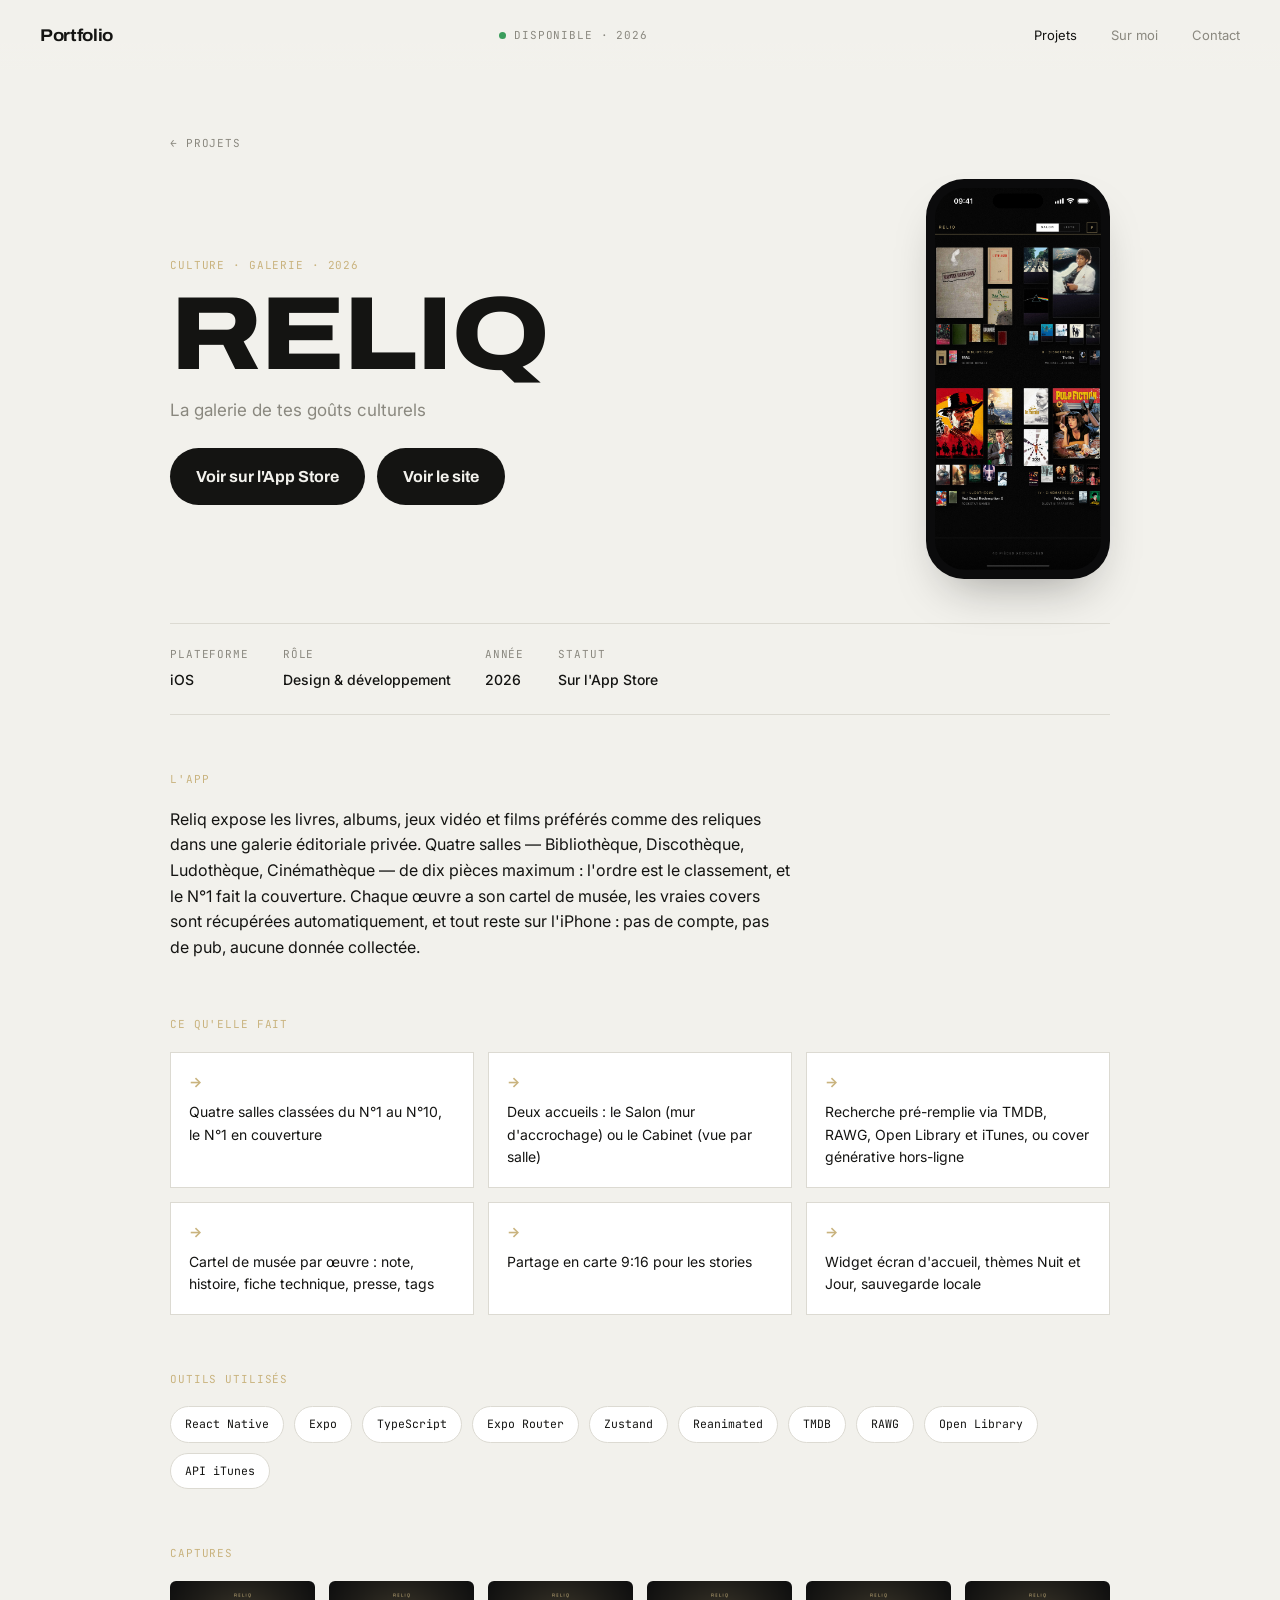
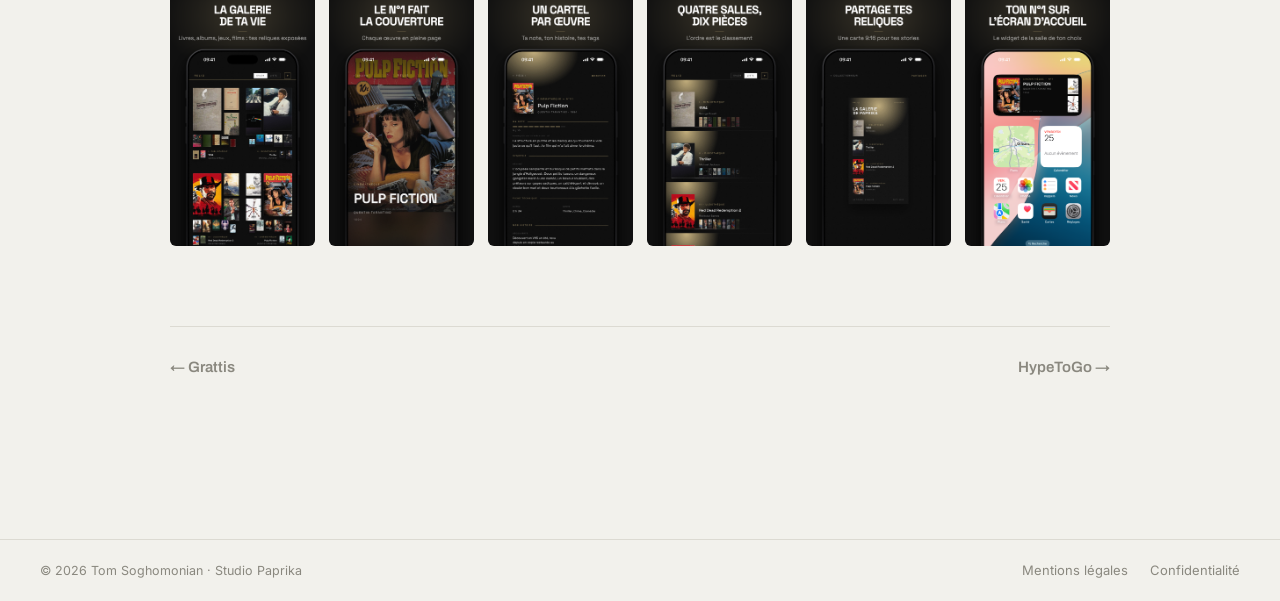
<file: apps/reliq.html>
<!DOCTYPE html>
<html lang="fr">
<head>
<meta charset="UTF-8">
<meta name="viewport" content="width=device-width, initial-scale=1.0">
<title>Reliq · Portfolio</title>
<meta name="description" content="La galerie de tes goûts culturels">
<link rel="icon" type="image/png" sizes="32x32" href="../favicon.png">
<link rel="apple-touch-icon" href="../apple-touch-icon.png">
<link rel="preconnect" href="https://fonts.googleapis.com">
<link rel="preconnect" href="https://fonts.gstatic.com" crossorigin>
<link href="https://fonts.googleapis.com/css2?family=Archivo:wdth,wght@62..125,300..800&family=Inter:wght@400;500&family=JetBrains+Mono:wght@400;500&display=swap" rel="stylesheet">
<link rel="stylesheet" href="../css/style.css?v=5">
</head>
<body>
<header>
  <a class="logo" href="../index.html">Portfolio</a>
  <div class="status mono"><span class="dot"></span>Disponible · 2026</div>
  <nav>
    <a href="../index.html" class="active">Projets</a>
    <a href="../index.html#sur-moi">Sur moi</a>
    <a href="../index.html#contact">Contact</a>
  </nav>
</header>
<main class="page" style="--accent:#C9B37E">
  <a class="crumb mono" href="../index.html">← Projets</a>
  <div class="hero-app">
    <div>
      <span class="mono" style="color:#C9B37E">Culture · Galerie · 2026</span>
      <h1 class="giant">Reliq</h1>
      <p class="tagline">La galerie de tes goûts culturels</p>
      <div class="hero-cta">
        <a class="store" href="https://apps.apple.com/fr/app/id6789882523" target="_blank" rel="noopener">Voir sur l'App Store</a>
        <a class="store" href="https://reliq.studiopaprika.fr/" target="_blank" rel="noopener">Voir le site</a>
      </div>
    </div>
    <div class="phone">
  <div class="screen"><img class="shot" src="../img/reliq_ecran.png" alt="Écran d'accueil de Reliq"></div>
</div>
  </div>
  <div class="meta">
    <div><span>Plateforme</span><b>iOS</b></div>
    <div><span>Rôle</span><b>Design & développement</b></div>
    <div><span>Année</span><b>2026</b></div>
    <div><span>Statut</span><b>Sur l'App Store</b></div>
  </div>
  <span class="mono sec-title">L'app</span>
  <p class="desc">Reliq expose les livres, albums, jeux vidéo et films préférés comme des reliques dans une galerie éditoriale privée. Quatre salles — Bibliothèque, Discothèque, Ludothèque, Cinémathèque — de dix pièces maximum : l'ordre est le classement, et le N°1 fait la couverture. Chaque œuvre a son cartel de musée, les vraies covers sont récupérées automatiquement, et tout reste sur l'iPhone : pas de compte, pas de pub, aucune donnée collectée.</p>
  <span class="mono sec-title">Ce qu'elle fait</span>
  <ul class="feat"><li>Quatre salles classées du N°1 au N°10, le N°1 en couverture</li><li>Deux accueils : le Salon (mur d'accrochage) ou le Cabinet (vue par salle)</li><li>Recherche pré-remplie via TMDB, RAWG, Open Library et iTunes, ou cover générative hors-ligne</li><li>Cartel de musée par œuvre : note, histoire, fiche technique, presse, tags</li><li>Partage en carte 9:16 pour les stories</li><li>Widget écran d'accueil, thèmes Nuit et Jour, sauvegarde locale</li></ul>
  <span class="mono sec-title">Outils utilisés</span>
  <div class="stack"><span>React Native</span><span>Expo</span><span>TypeScript</span><span>Expo Router</span><span>Zustand</span><span>Reanimated</span><span>TMDB</span><span>RAWG</span><span>Open Library</span><span>API iTunes</span></div>
  <span class="mono sec-title">Captures</span>
  <div class="gallery"><div class="shot"><img src="../img/reliq-01-salon.png" alt="Capture Reliq" loading="lazy"></div><div class="shot"><img src="../img/reliq-02-fiche.png" alt="Capture Reliq" loading="lazy"></div><div class="shot"><img src="../img/reliq-03-detail.png" alt="Capture Reliq" loading="lazy"></div><div class="shot"><img src="../img/reliq-04-liste.png" alt="Capture Reliq" loading="lazy"></div><div class="shot"><img src="../img/reliq-05-partage.png" alt="Capture Reliq" loading="lazy"></div><div class="shot"><img src="../img/reliq-06-widget.png" alt="Capture Reliq" loading="lazy"></div></div>
  <div class="pagenav">
    <a href="grattis.html">← Grattis</a>
    <a href="hypetogo.html">HypeToGo →</a>
  </div>
</main>
<footer class="sitefooter">
  <span>© 2026 Tom Soghomonian · Studio Paprika</span>
  <nav>
    <a href="../mentions-legales.html">Mentions légales</a>
    <a href="../confidentialite.html">Confidentialité</a>
  </nav>
</footer>

<style>
  .gallery .shot img { cursor: pointer; }
  .lb {
    position: fixed; inset: 0; z-index: 1000;
    background: rgba(0, 0, 0, .85);
    display: flex; align-items: center; justify-content: center;
  }
  .lb[hidden] { display: none; }
  .lb img { max-width: 90vw; max-height: 90vh; object-fit: contain; }
  .lb button {
    position: absolute; border: 0; background: none; color: #fff;
    font-size: 2rem; line-height: 1; cursor: pointer; padding: .5rem .9rem;
    opacity: .7; transition: opacity .15s;
  }
  .lb button:hover { opacity: 1; }
  .lb .lb-close { top: .5rem; right: .5rem; }
  .lb .lb-prev { left: .5rem; top: 50%; transform: translateY(-50%); }
  .lb .lb-next { right: .5rem; top: 50%; transform: translateY(-50%); }
</style>
<div class="lb" id="lb" hidden>
  <img alt="">
  <button class="lb-close" aria-label="Fermer">✕</button>
  <button class="lb-prev" aria-label="Capture précédente">‹</button>
  <button class="lb-next" aria-label="Capture suivante">›</button>
</div>
<script>
(function () {
  var shots = Array.prototype.slice.call(document.querySelectorAll('.gallery .shot img'));
  if (!shots.length) return;
  var lb = document.getElementById('lb');
  var lbImg = lb.querySelector('img');
  var idx = 0;

  function show(i) {
    idx = (i + shots.length) % shots.length;
    lbImg.src = shots[idx].src;
    lbImg.alt = shots[idx].alt;
    lb.hidden = false;
  }
  function close() { lb.hidden = true; }

  shots.forEach(function (img, i) {
    img.addEventListener('click', function () { show(i); });
  });
  lb.addEventListener('click', close);
  lb.querySelector('.lb-prev').addEventListener('click', function (e) {
    e.stopPropagation(); show(idx - 1);
  });
  lb.querySelector('.lb-next').addEventListener('click', function (e) {
    e.stopPropagation(); show(idx + 1);
  });
  document.addEventListener('keydown', function (e) {
    if (lb.hidden) return;
    if (e.key === 'Escape') close();
    else if (e.key === 'ArrowLeft') show(idx - 1);
    else if (e.key === 'ArrowRight') show(idx + 1);
  });
})();
</script>
</body>
</html>
</file>
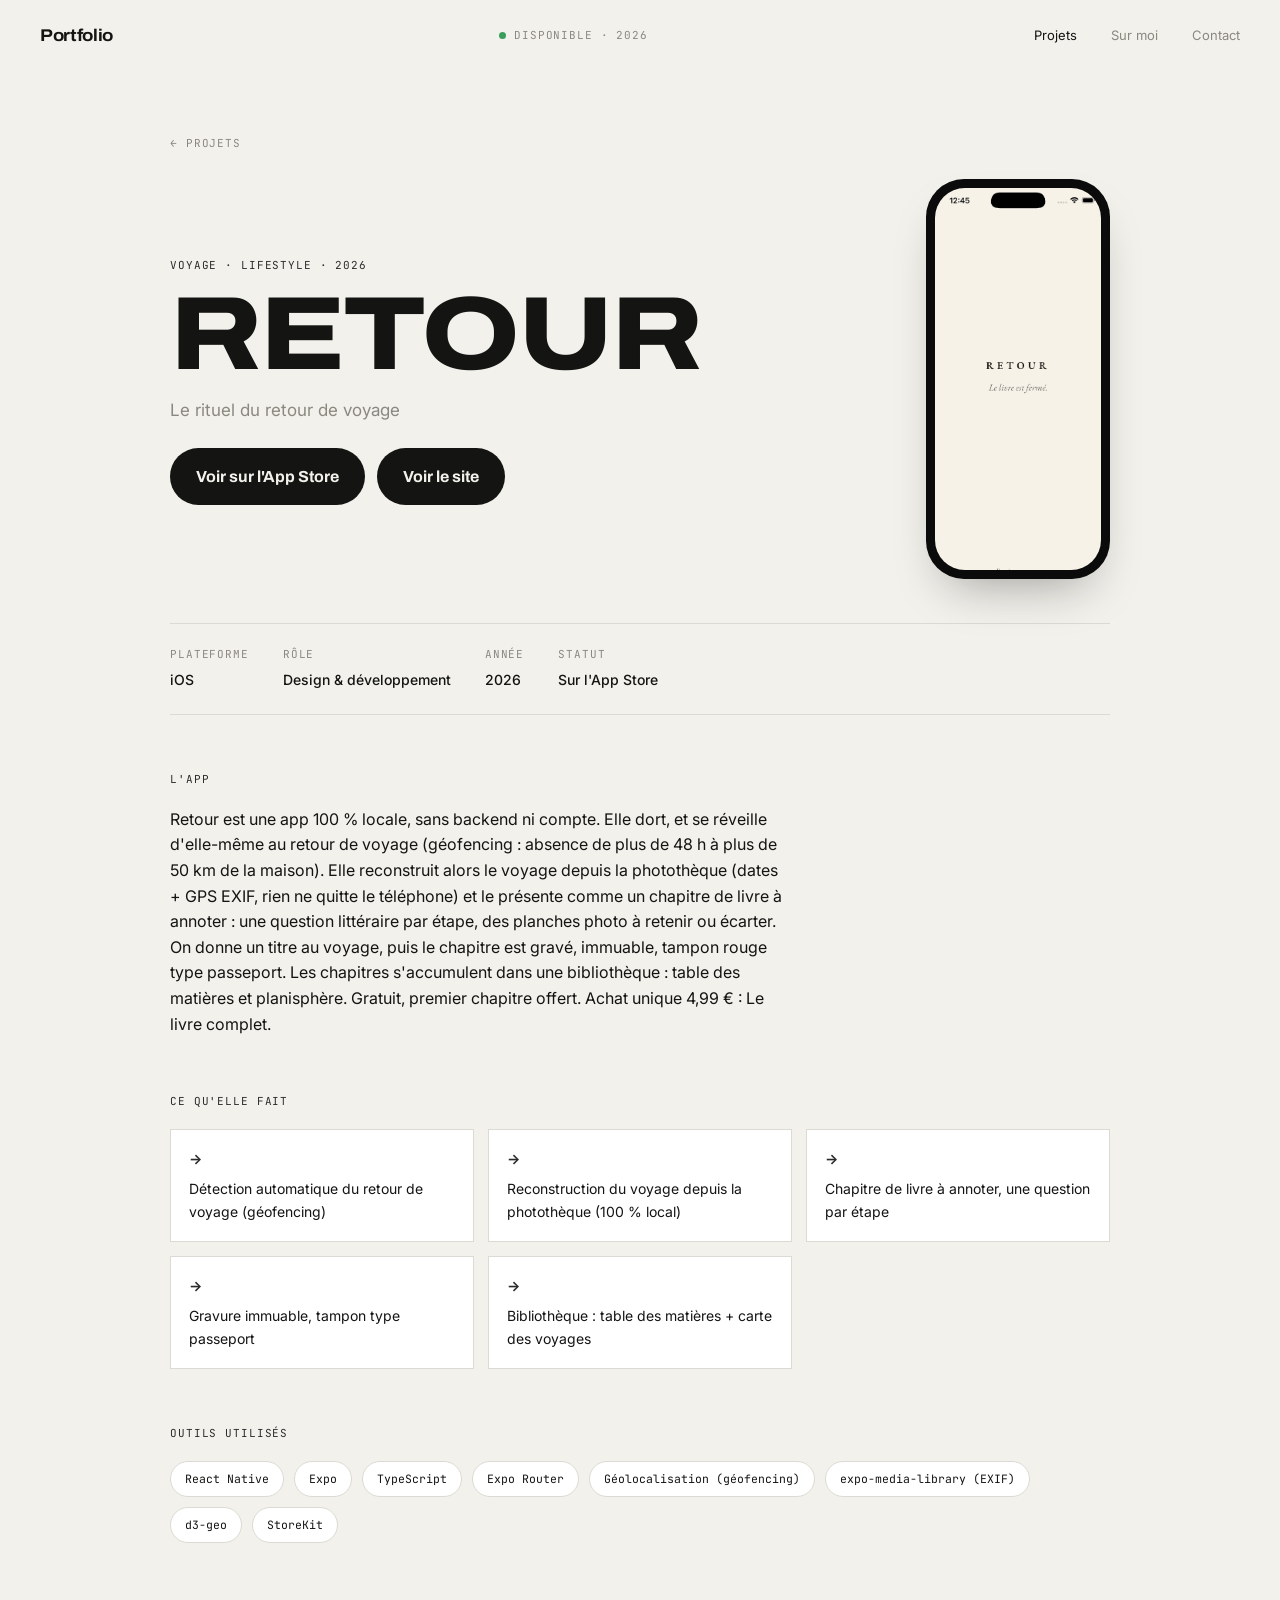
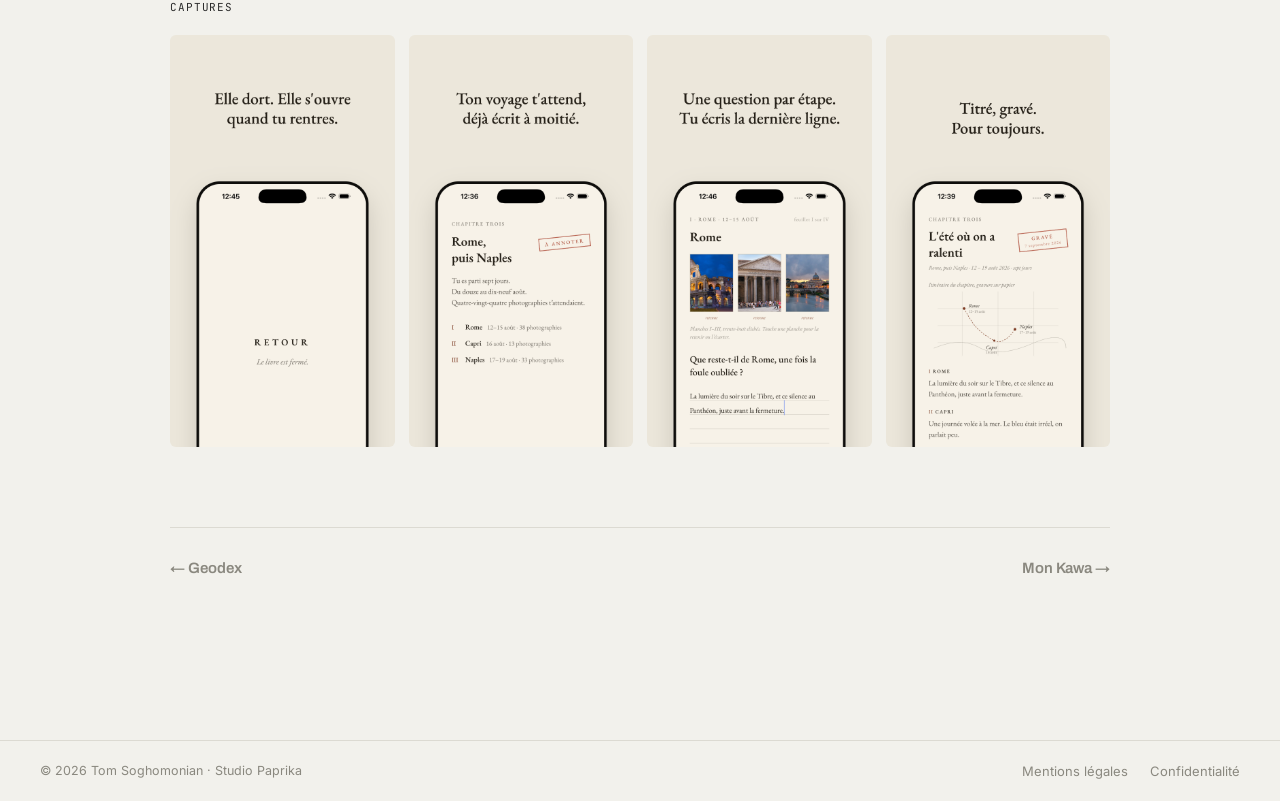
<file: apps/retour.html>
<!DOCTYPE html>
<html lang="fr">
<head>
<meta charset="UTF-8">
<meta name="viewport" content="width=device-width, initial-scale=1.0">
<title>Retour · Portfolio</title>
<meta name="description" content="Le rituel du retour de voyage">
<link rel="icon" type="image/png" sizes="32x32" href="../favicon.png">
<link rel="apple-touch-icon" href="../apple-touch-icon.png">
<link rel="preconnect" href="https://fonts.googleapis.com">
<link rel="preconnect" href="https://fonts.gstatic.com" crossorigin>
<link href="https://fonts.googleapis.com/css2?family=Archivo:wdth,wght@62..125,300..800&family=Inter:wght@400;500&family=JetBrains+Mono:wght@400;500&display=swap" rel="stylesheet">
<link rel="stylesheet" href="../css/style.css?v=5">
</head>
<body>
<header>
  <a class="logo" href="../index.html">Portfolio</a>
  <div class="status mono"><span class="dot"></span>Disponible · 2026</div>
  <nav>
    <a href="../index.html" class="active">Projets</a>
    <a href="../index.html#sur-moi">Sur moi</a>
    <a href="../index.html#contact">Contact</a>
  </nav>
</header>
<main class="page" style="--accent:#2B2B2B">
  <a class="crumb mono" href="../index.html">← Projets</a>
  <div class="hero-app">
    <div>
      <span class="mono" style="color:#2B2B2B">Voyage · Lifestyle · 2026</span>
      <h1 class="giant">Retour</h1>
      <p class="tagline">Le rituel du retour de voyage</p>
      <div class="hero-cta">
        <a class="store" href="https://apps.apple.com/fr/app/id6776993896" target="_blank" rel="noopener">Voir sur l'App Store</a>
        <a class="store" href="https://retour.studiopaprika.fr" target="_blank" rel="noopener">Voir le site</a>
      </div>
    </div>
    <div class="phone">
  <div class="screen"><img class="shot" src="../img/retour_ecran.png" alt="Écran d'accueil de Retour"></div>
</div>
  </div>
  <div class="meta">
    <div><span>Plateforme</span><b>iOS</b></div>
    <div><span>Rôle</span><b>Design & développement</b></div>
    <div><span>Année</span><b>2026</b></div>
    <div><span>Statut</span><b>Sur l'App Store</b></div>
  </div>
  <span class="mono sec-title">L'app</span>
  <p class="desc">Retour est une app 100 % locale, sans backend ni compte. Elle dort, et se réveille d'elle-même au retour de voyage (géofencing : absence de plus de 48 h à plus de 50 km de la maison). Elle reconstruit alors le voyage depuis la photothèque (dates + GPS EXIF, rien ne quitte le téléphone) et le présente comme un chapitre de livre à annoter : une question littéraire par étape, des planches photo à retenir ou écarter. On donne un titre au voyage, puis le chapitre est gravé, immuable, tampon rouge type passeport. Les chapitres s'accumulent dans une bibliothèque : table des matières et planisphère. Gratuit, premier chapitre offert. Achat unique 4,99 € : Le livre complet.</p>
  <span class="mono sec-title">Ce qu'elle fait</span>
  <ul class="feat"><li>Détection automatique du retour de voyage (géofencing)</li><li>Reconstruction du voyage depuis la photothèque (100 % local)</li><li>Chapitre de livre à annoter, une question par étape</li><li>Gravure immuable, tampon type passeport</li><li>Bibliothèque : table des matières + carte des voyages</li></ul>
  <span class="mono sec-title">Outils utilisés</span>
  <div class="stack"><span>React Native</span><span>Expo</span><span>TypeScript</span><span>Expo Router</span><span>Géolocalisation (géofencing)</span><span>expo-media-library (EXIF)</span><span>d3-geo</span><span>StoreKit</span></div>
  <span class="mono sec-title">Captures</span>
  <div class="gallery"><div class="shot"><img src="../img/retour-01.png" alt="Capture Retour" loading="lazy"></div><div class="shot"><img src="../img/retour-02.png" alt="Capture Retour" loading="lazy"></div><div class="shot"><img src="../img/retour-03.png" alt="Capture Retour" loading="lazy"></div><div class="shot"><img src="../img/retour-04.png" alt="Capture Retour" loading="lazy"></div></div>
  <div class="pagenav">
    <a href="geodex.html">← Geodex</a>
    <a href="monkawa.html">Mon Kawa →</a>
  </div>
</main>
<footer class="sitefooter">
  <span>© 2026 Tom Soghomonian · Studio Paprika</span>
  <nav>
    <a href="../mentions-legales.html">Mentions légales</a>
    <a href="../confidentialite.html">Confidentialité</a>
  </nav>
</footer>

<style>
  .gallery .shot img { cursor: pointer; }
  .lb {
    position: fixed; inset: 0; z-index: 1000;
    background: rgba(0, 0, 0, .85);
    display: flex; align-items: center; justify-content: center;
  }
  .lb[hidden] { display: none; }
  .lb img { max-width: 90vw; max-height: 90vh; object-fit: contain; }
  .lb button {
    position: absolute; border: 0; background: none; color: #fff;
    font-size: 2rem; line-height: 1; cursor: pointer; padding: .5rem .9rem;
    opacity: .7; transition: opacity .15s;
  }
  .lb button:hover { opacity: 1; }
  .lb .lb-close { top: .5rem; right: .5rem; }
  .lb .lb-prev { left: .5rem; top: 50%; transform: translateY(-50%); }
  .lb .lb-next { right: .5rem; top: 50%; transform: translateY(-50%); }
</style>
<div class="lb" id="lb" hidden>
  <img alt="">
  <button class="lb-close" aria-label="Fermer">✕</button>
  <button class="lb-prev" aria-label="Capture précédente">‹</button>
  <button class="lb-next" aria-label="Capture suivante">›</button>
</div>
<script>
(function () {
  var shots = Array.prototype.slice.call(document.querySelectorAll('.gallery .shot img'));
  if (!shots.length) return;
  var lb = document.getElementById('lb');
  var lbImg = lb.querySelector('img');
  var idx = 0;

  function show(i) {
    idx = (i + shots.length) % shots.length;
    lbImg.src = shots[idx].src;
    lbImg.alt = shots[idx].alt;
    lb.hidden = false;
  }
  function close() { lb.hidden = true; }

  shots.forEach(function (img, i) {
    img.addEventListener('click', function () { show(i); });
  });
  lb.addEventListener('click', close);
  lb.querySelector('.lb-prev').addEventListener('click', function (e) {
    e.stopPropagation(); show(idx - 1);
  });
  lb.querySelector('.lb-next').addEventListener('click', function (e) {
    e.stopPropagation(); show(idx + 1);
  });
  document.addEventListener('keydown', function (e) {
    if (lb.hidden) return;
    if (e.key === 'Escape') close();
    else if (e.key === 'ArrowLeft') show(idx - 1);
    else if (e.key === 'ArrowRight') show(idx + 1);
  });
})();
</script>
</body>
</html>
</file>
<file: css/style.css>
:root{
  --paper:#F2F1EC;
  --ink:#141412;
  --muted:#8A887F;
  --line:#DCDAD2;
  --accent:#141412;
  --card-h: min(66vh, 640px);
}
*{margin:0;padding:0;box-sizing:border-box}
html{scroll-behavior:smooth}
@media (prefers-reduced-motion: reduce){
  html{scroll-behavior:auto}
  *,*::before,*::after{animation:none!important;transition:none!important}
}
body{
  background:var(--paper);
  color:var(--ink);
  font-family:'Inter',sans-serif;
  font-size:15px;
  line-height:1.6;
  -webkit-font-smoothing:antialiased;
  min-height:100vh;
  display:flex;flex-direction:column;
}
a{color:inherit;text-decoration:none}
a:focus-visible,button:focus-visible{outline:2px solid var(--ink);outline-offset:3px}
.mono{font-family:'JetBrains Mono',monospace;font-size:11px;letter-spacing:.08em;text-transform:uppercase}

/* ---------- HEADER ---------- */
header{
  position:fixed;top:0;left:0;right:0;z-index:50;
  display:flex;align-items:center;justify-content:space-between;
  padding:22px 40px;
  background:linear-gradient(var(--paper) 60%, transparent);
}
.logo{
  font-family:'Archivo',sans-serif;
  font-weight:700;font-size:17px;letter-spacing:-.02em;
  font-stretch:110%;
}
.status{display:flex;align-items:center;gap:8px;color:var(--muted)}
.status .dot{width:7px;height:7px;border-radius:50%;background:#3A9D5C;animation:pulse 2.4s infinite}
@keyframes pulse{0%,100%{opacity:1}50%{opacity:.35}}
nav{display:flex;gap:34px}
nav a{font-size:13px;color:var(--muted);transition:color .2s}
nav a:hover,nav a.active{color:var(--ink)}

/* ---------- FOOTER BAR ---------- */
.bottombar{
  position:absolute;bottom:0;left:0;right:0;z-index:40;
  display:grid;grid-template-columns:1fr auto 1fr;align-items:end;
  padding:20px 40px;
  background:linear-gradient(transparent, var(--paper) 45%);
  pointer-events:none;
}
.bottombar > *{pointer-events:auto}
.who{font-size:12.5px;line-height:1.45}
.who em{font-style:italic;color:var(--muted)}
.dashes{display:flex;gap:8px;align-self:center;justify-self:center}
.dashes button{
  width:34px;height:14px;border:none;background:none;cursor:pointer;
  display:grid;align-items:center;
}
.dashes button::after{
  content:"";display:block;height:2px;background:var(--line);transition:all .3s;
}
.dashes button.on::after{height:4px;background:var(--ink)}
#currentName{
  justify-self:end;
  font-family:'Archivo',sans-serif;
  font-weight:800;font-stretch:125%;
  font-size:clamp(18px,2.4vw,30px);
  letter-spacing:.02em;text-transform:uppercase;
  white-space:nowrap;
}

/* ---------- FOOTER LÉGAL ---------- */
.sitefooter{
  display:flex;flex-wrap:wrap;gap:10px 28px;align-items:center;justify-content:space-between;
  padding:20px 40px;
  border-top:1px solid var(--line);
  font-size:12.5px;color:var(--muted);
}
.sitefooter nav{gap:22px}
.sitefooter a{color:var(--muted);transition:color .2s}
.sitefooter a:hover{color:var(--ink)}

/* ---------- CARROUSEL ---------- */
#projets{position:relative}
#stage{
  height:100vh;height:100svh;
  display:flex;flex-direction:column;justify-content:center;
}
.rail{
  display:flex;gap:22px;
  overflow-x:auto;
  scroll-snap-type:x mandatory;
  padding:30px 40px;
  scrollbar-width:none;
}
.rail::-webkit-scrollbar{display:none}
.card{
  flex:0 0 auto;
  scroll-snap-align:center;
  position:relative;
  display:flex;flex-direction:column;align-items:center;gap:14px;
  transition:transform .35s cubic-bezier(.2,.7,.2,1);
}
.card:hover{transform:translateY(-8px)}
.card .apptitle{
  font-family:'Archivo',sans-serif;font-weight:800;font-stretch:120%;
  font-size:clamp(19px,2.2vw,27px);letter-spacing:.02em;text-transform:uppercase;
  text-align:center;
}
.card .tag{font-size:14.5px;color:var(--muted);text-align:center;max-width:30ch}

/* ---------- PHONE MOCKUP ---------- */
.phone{
  width:calc(var(--card-h) * .46);
  height:var(--card-h);
  background:#0B0B0C;
  border-radius:38px;
  padding:9px;
  box-shadow:0 24px 50px -22px rgba(20,20,18,.4);
  position:relative;
}
.phone .screen{
  width:100%;height:100%;
  border-radius:30px;
  overflow:hidden;
  position:relative;
  background:var(--sc-bg,#fff);
}
.phone .screen img.shot{display:block;width:100%;height:100%;object-fit:cover}
/* éléments génériques des mini-écrans */

/* ---------- PAGES INTERNES ---------- */
main.page,section.page{
  flex:1;
  width:100%;max-width:1020px;margin:0 auto;
  padding:130px 40px 160px;
}
.crumb{color:var(--muted);display:inline-flex;gap:8px;align-items:center;margin-bottom:26px}
.crumb:hover{color:var(--ink)}
h1.giant{
  font-family:'Archivo',sans-serif;font-weight:800;font-stretch:118%;
  font-size:clamp(44px,9vw,104px);letter-spacing:-.02em;line-height:.95;
  text-transform:uppercase;margin:10px 0 12px;
}
.tagline{font-size:17px;color:var(--muted);max-width:44ch}
.hero-app{display:grid;grid-template-columns:1fr auto;gap:40px;align-items:center}
.hero-app .phone{--card-h:400px}
.meta{
  display:flex;flex-wrap:wrap;gap:34px;
  margin:44px 0;padding:22px 0;
  border-top:1px solid var(--line);border-bottom:1px solid var(--line);
}
.meta div span{display:block;font-size:11px;color:var(--muted);font-family:'JetBrains Mono',monospace;letter-spacing:.08em;text-transform:uppercase;margin-bottom:5px}
.meta div b{font-weight:500;font-size:14px}
.sec-title{color:var(--accent);display:block;margin:56px 0 18px}
.desc{max-width:62ch;font-size:16px}
.feat{display:grid;grid-template-columns:repeat(auto-fit,minmax(240px,1fr));gap:14px}
.feat li{
  list-style:none;padding:18px;border:1px solid var(--line);
  font-size:14px;background:#fff;
}
.feat li::before{content:"→";display:block;color:var(--accent);margin-bottom:8px;font-weight:700}
.stack{display:flex;flex-wrap:wrap;gap:10px}
.stack span{
  font-family:'JetBrains Mono',monospace;font-size:11.5px;
  padding:8px 14px;border:1px solid var(--line);border-radius:999px;background:#fff;
}
.gallery{display:grid;grid-auto-flow:column;grid-auto-columns:1fr;gap:14px}
.gallery .shot{
  aspect-ratio:9/16.5;background:var(--accent);
  display:grid;place-items:center;color:#fff;overflow:hidden;border-radius:6px;
}
.gallery .shot img{width:100%;height:100%;object-fit:cover}
.gallery .shot .ph{font-family:'JetBrains Mono',monospace;font-size:10px;letter-spacing:.1em;opacity:.55;text-transform:uppercase}
.store{
  display:inline-block;margin-top:50px;
  font-family:'Archivo',sans-serif;font-weight:700;font-size:16px;
  padding:16px 26px;border-radius:999px;
  background:var(--ink);color:var(--paper);
  transition:transform .2s;
}
.store:hover{transform:translateY(-3px)}
.hero-cta{display:flex;flex-wrap:wrap;gap:12px;margin-top:24px}
.hero-cta .store{margin-top:0}
.store.soon{background:none;border:1px dashed var(--muted);color:var(--muted);pointer-events:none}
.pagenav{
  display:flex;justify-content:space-between;gap:20px;
  margin-top:80px;padding-top:28px;border-top:1px solid var(--line);
}
.pagenav a{font-family:'Archivo',sans-serif;font-weight:600;font-size:15px;color:var(--muted)}
.pagenav a:hover{color:var(--ink)}

/* Sur moi / Contact */
p.big{
  font-family:'Archivo',sans-serif;font-weight:500;
  font-size:clamp(20px,3vw,30px);line-height:1.35;letter-spacing:-.01em;
  max-width:26em;
}
.facts{display:flex;flex-wrap:wrap;gap:40px;margin-top:48px}
.facts div strong{display:block;font-family:'Archivo',sans-serif;font-weight:700;font-size:30px;letter-spacing:-.02em}
.facts div span{font-size:12.5px;color:var(--muted)}
.contactlinks{display:flex;flex-direction:column;gap:14px;margin-top:36px}
.contactlinks a{
  font-family:'Archivo',sans-serif;font-weight:600;font-size:clamp(20px,2.6vw,28px);
  letter-spacing:-.01em;width:fit-content;
  border-bottom:2px solid var(--line);transition:border-color .2s;
}
.contactlinks a:hover{border-color:var(--ink)}
.applist{margin-top:56px;display:grid;grid-template-columns:repeat(auto-fit,minmax(200px,1fr));gap:12px}
.applist a{
  padding:16px 18px;border:1px solid var(--line);background:#fff;
  display:flex;justify-content:space-between;align-items:center;
  font-family:'Archivo',sans-serif;font-weight:600;font-size:15px;
  transition:transform .2s;
}
.applist a:hover{transform:translateY(-3px)}
.applist a i{font-style:normal;width:10px;height:10px;border-radius:99px;background:var(--c)}

/* ---------- MOBILE ---------- */
@media (max-width:720px){
  html,body{overflow-x:clip}
  header{padding:14px 20px}
  nav{gap:18px}
  .status{display:none}

  /* Carrousel : hauteur bornée pour ne passer ni sous le header ni sous la bottombar */
  :root{
    --card-h:min(52vh, calc(100vh - 240px), 460px);
    --card-h:min(52svh, calc(100svh - 240px), 460px);
  }
  #stage{padding:60px 0 76px}
  .rail{padding:12px 20px}
  .card .apptitle{font-size:18px}
  .card .tag{font-size:13px;max-width:26ch}

  /* Bottombar */
  .bottombar{padding:12px 20px;grid-template-columns:auto 1fr;align-items:center;gap:12px}
  #currentName{display:none}
  .who{font-size:11.5px}
  .dashes{justify-self:end;flex-wrap:wrap;gap:6px}
  .dashes button{width:18px}

  /* Pages internes */
  main.page,section.page{padding:96px 20px 110px}
  .sitefooter{padding:16px 20px}
  h1.giant{font-size:clamp(26px,9.6vw,40px)}
  p.big{font-size:clamp(17px,4.6vw,22px)}
  .facts{gap:22px 28px}
  .facts div strong{font-size:24px}
  .meta{gap:18px 28px}
  .gallery{grid-auto-flow:row;grid-template-columns:repeat(2,1fr)}
  .hero-app{grid-template-columns:1fr}
  .hero-app .phone{--card-h:340px;justify-self:center}
  .contactlinks a{font-size:clamp(16px,5.2vw,22px);overflow-wrap:anywhere}
}
@media (max-width:380px){
  nav{gap:14px}
  .dashes{gap:5px}
  .dashes button{width:14px}
  .who{font-size:11px}
}
</file>
